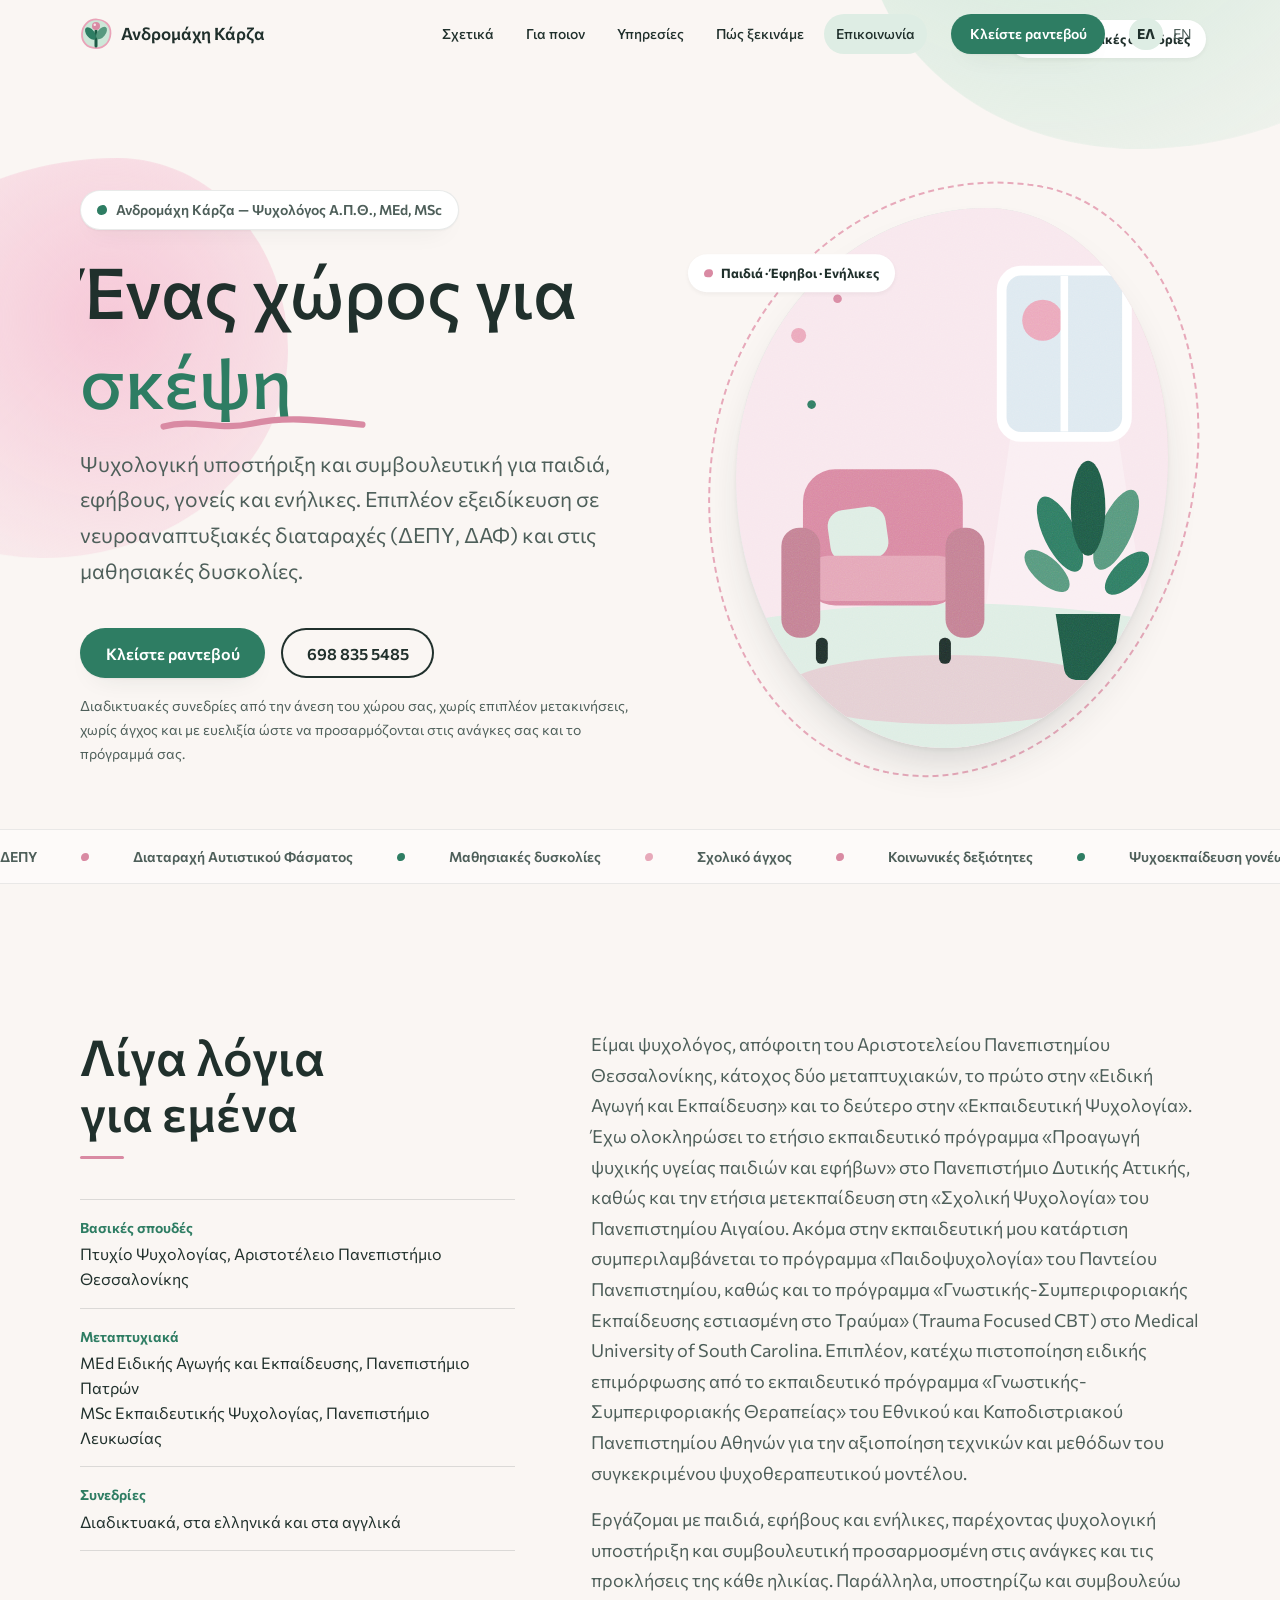
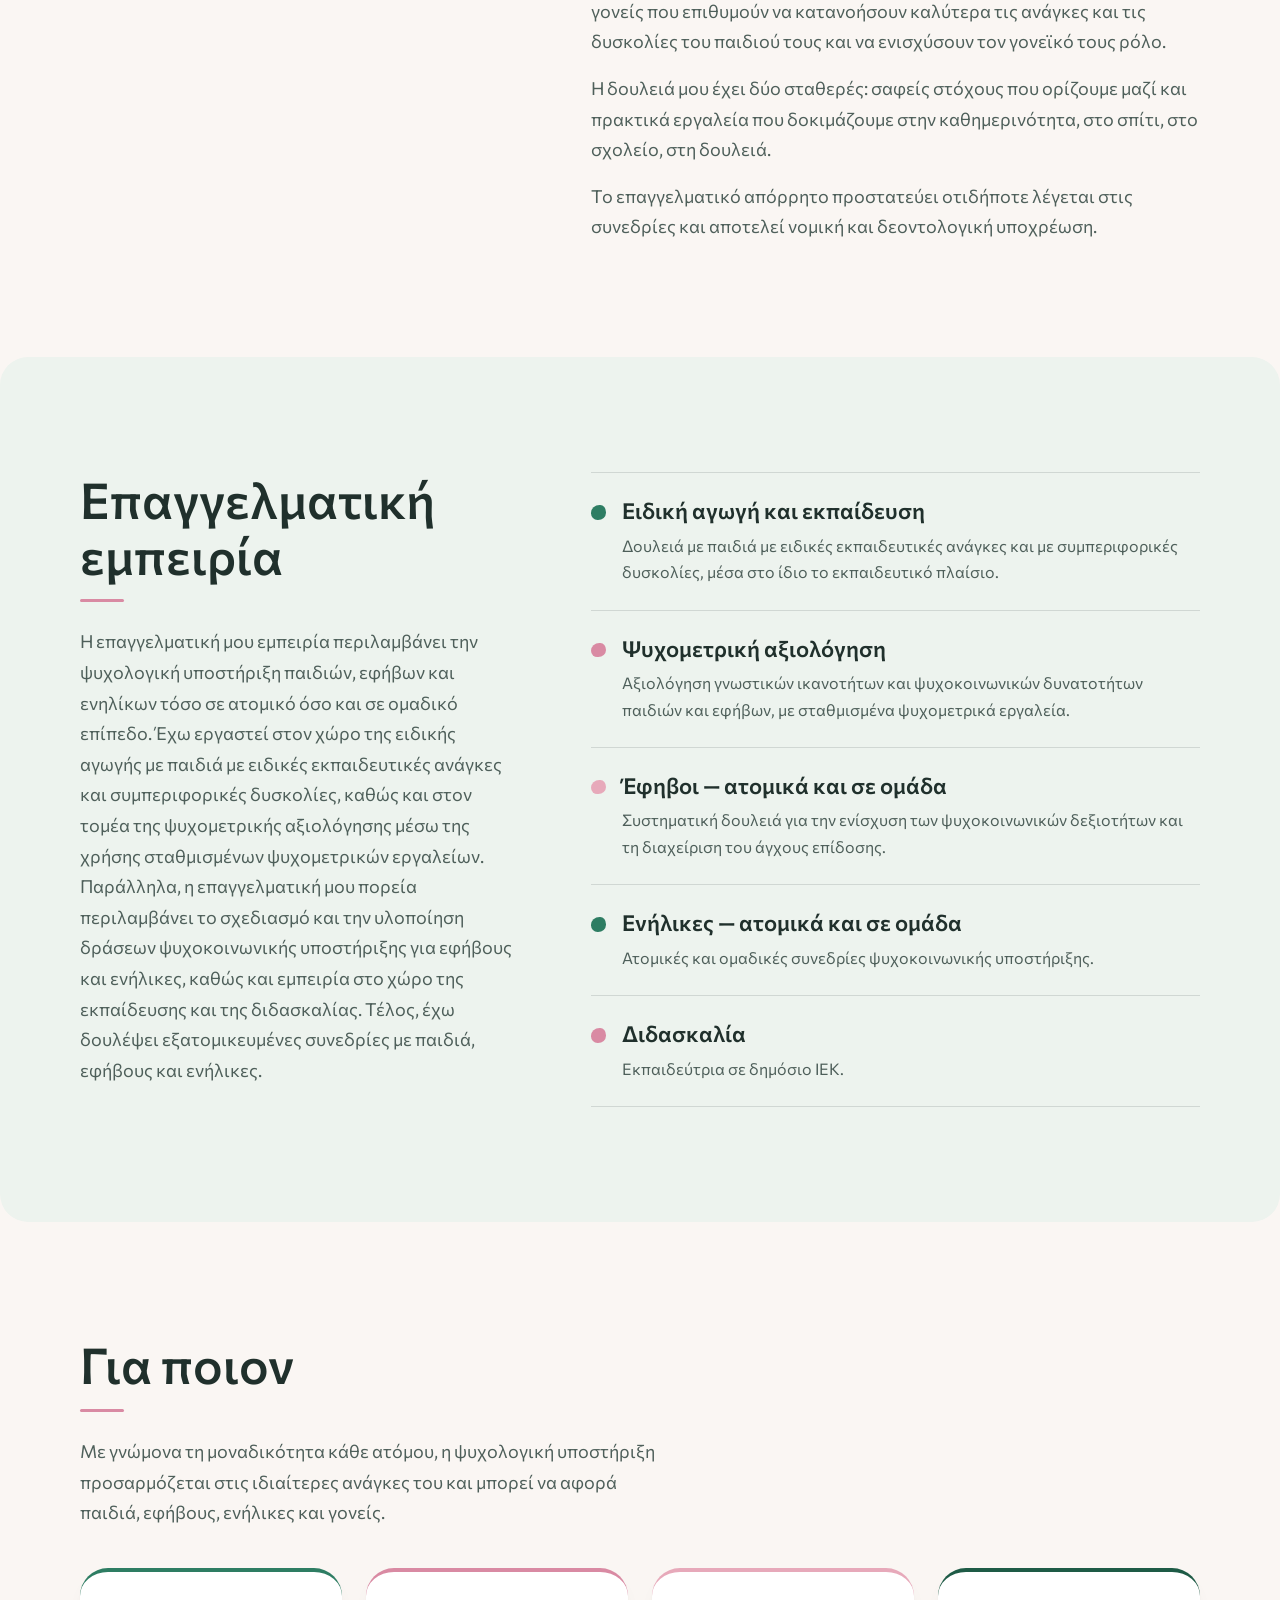
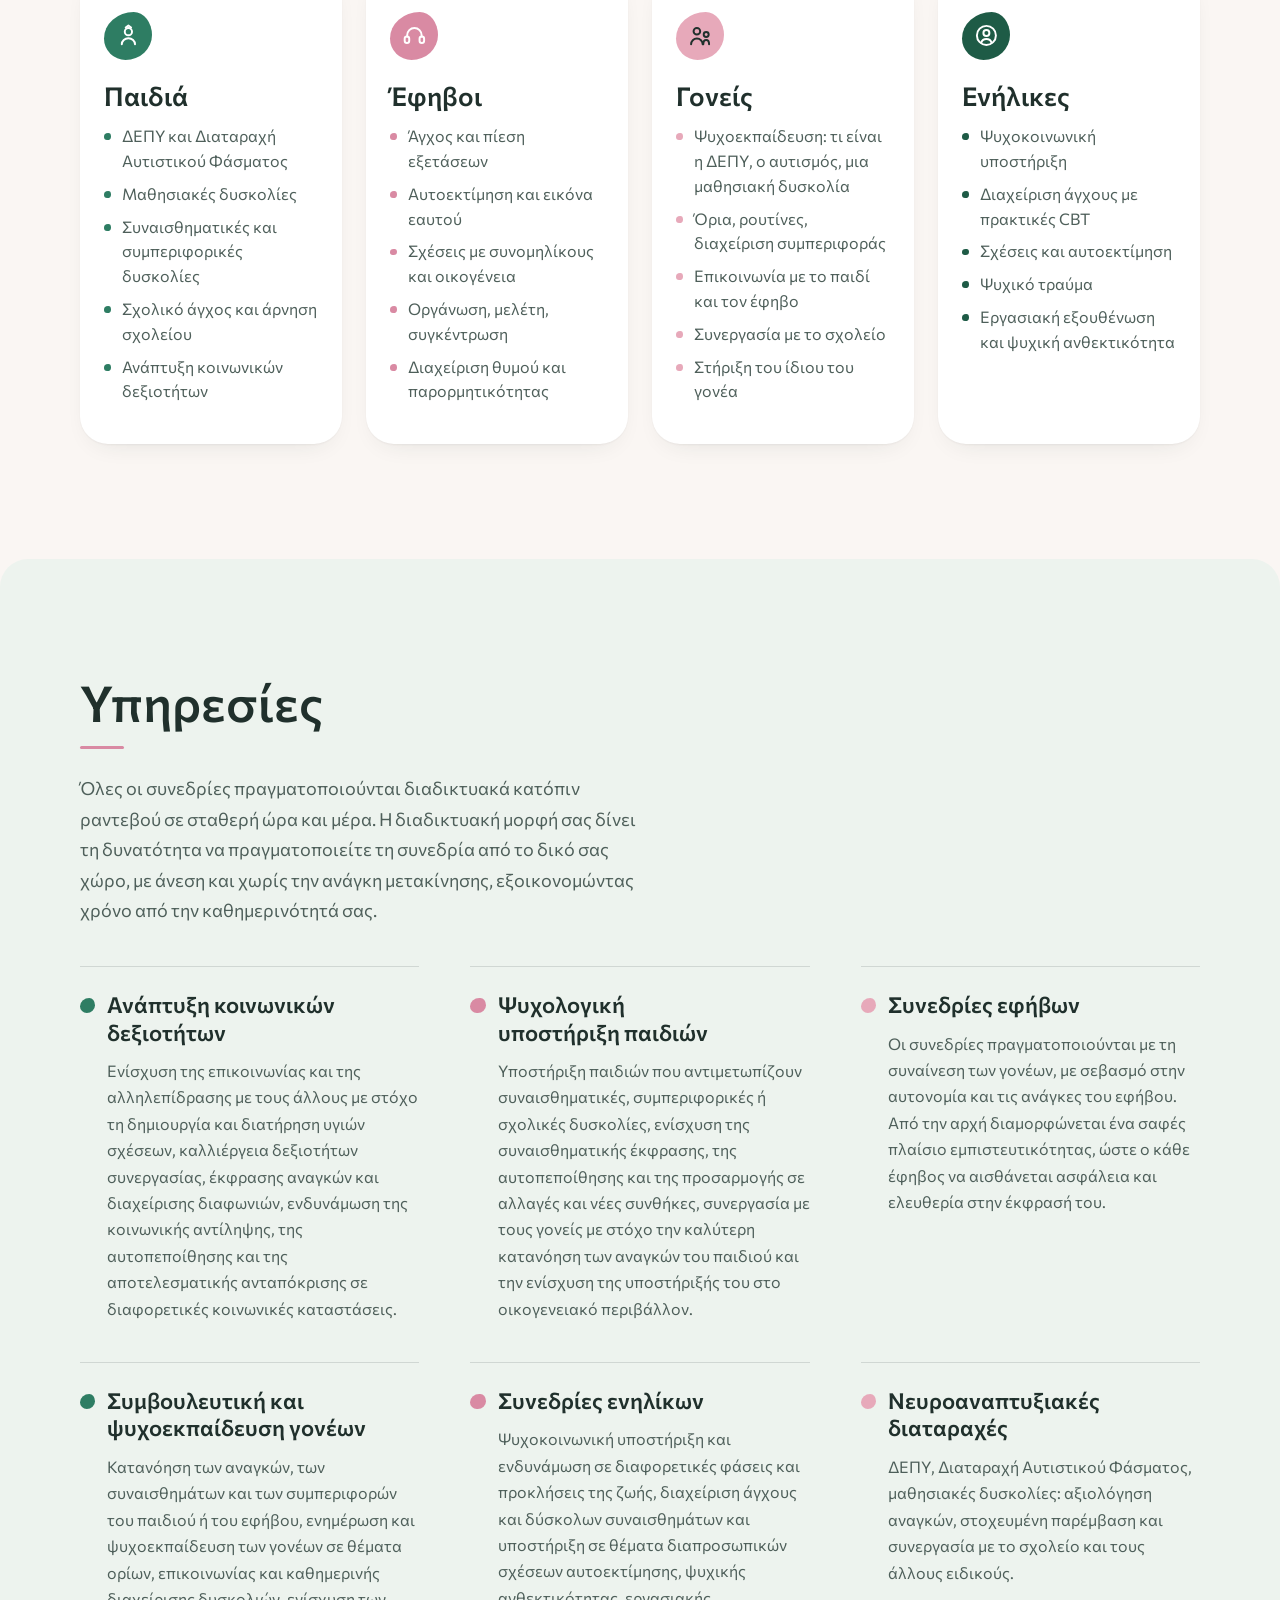
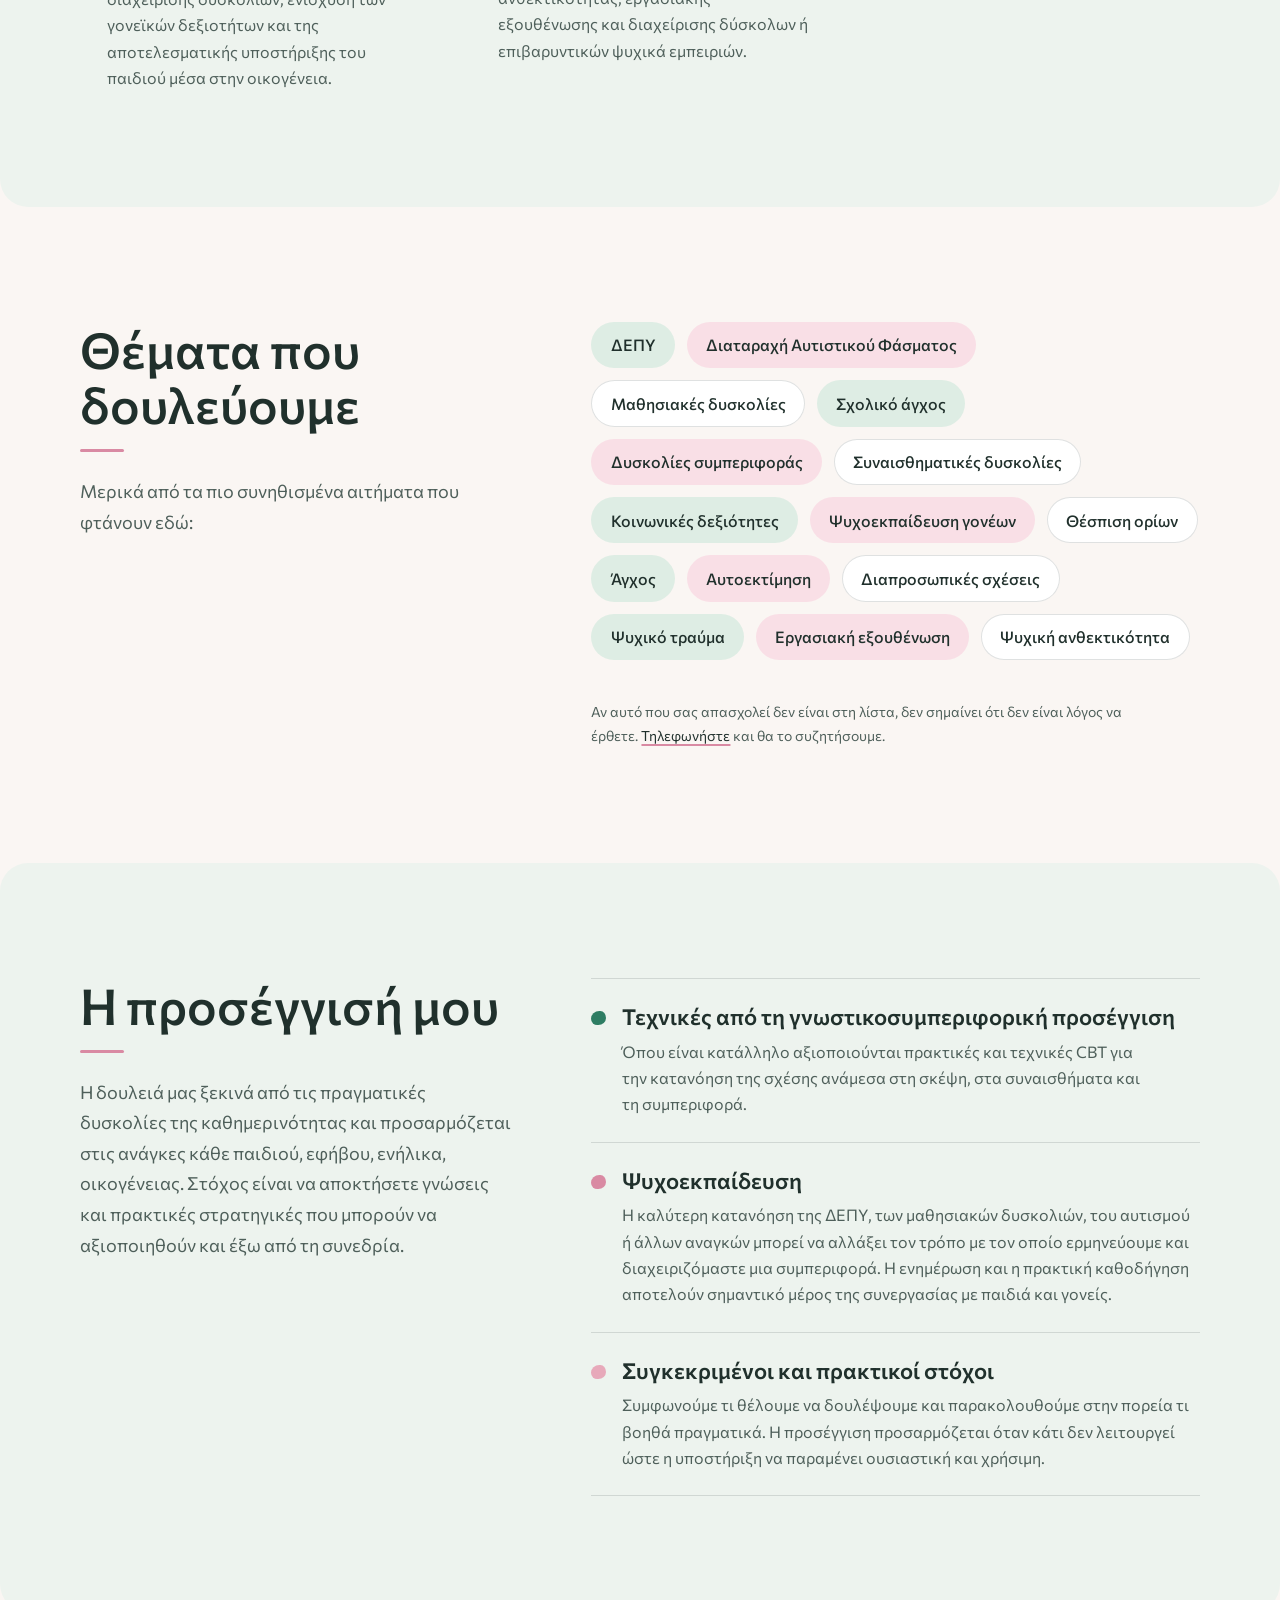
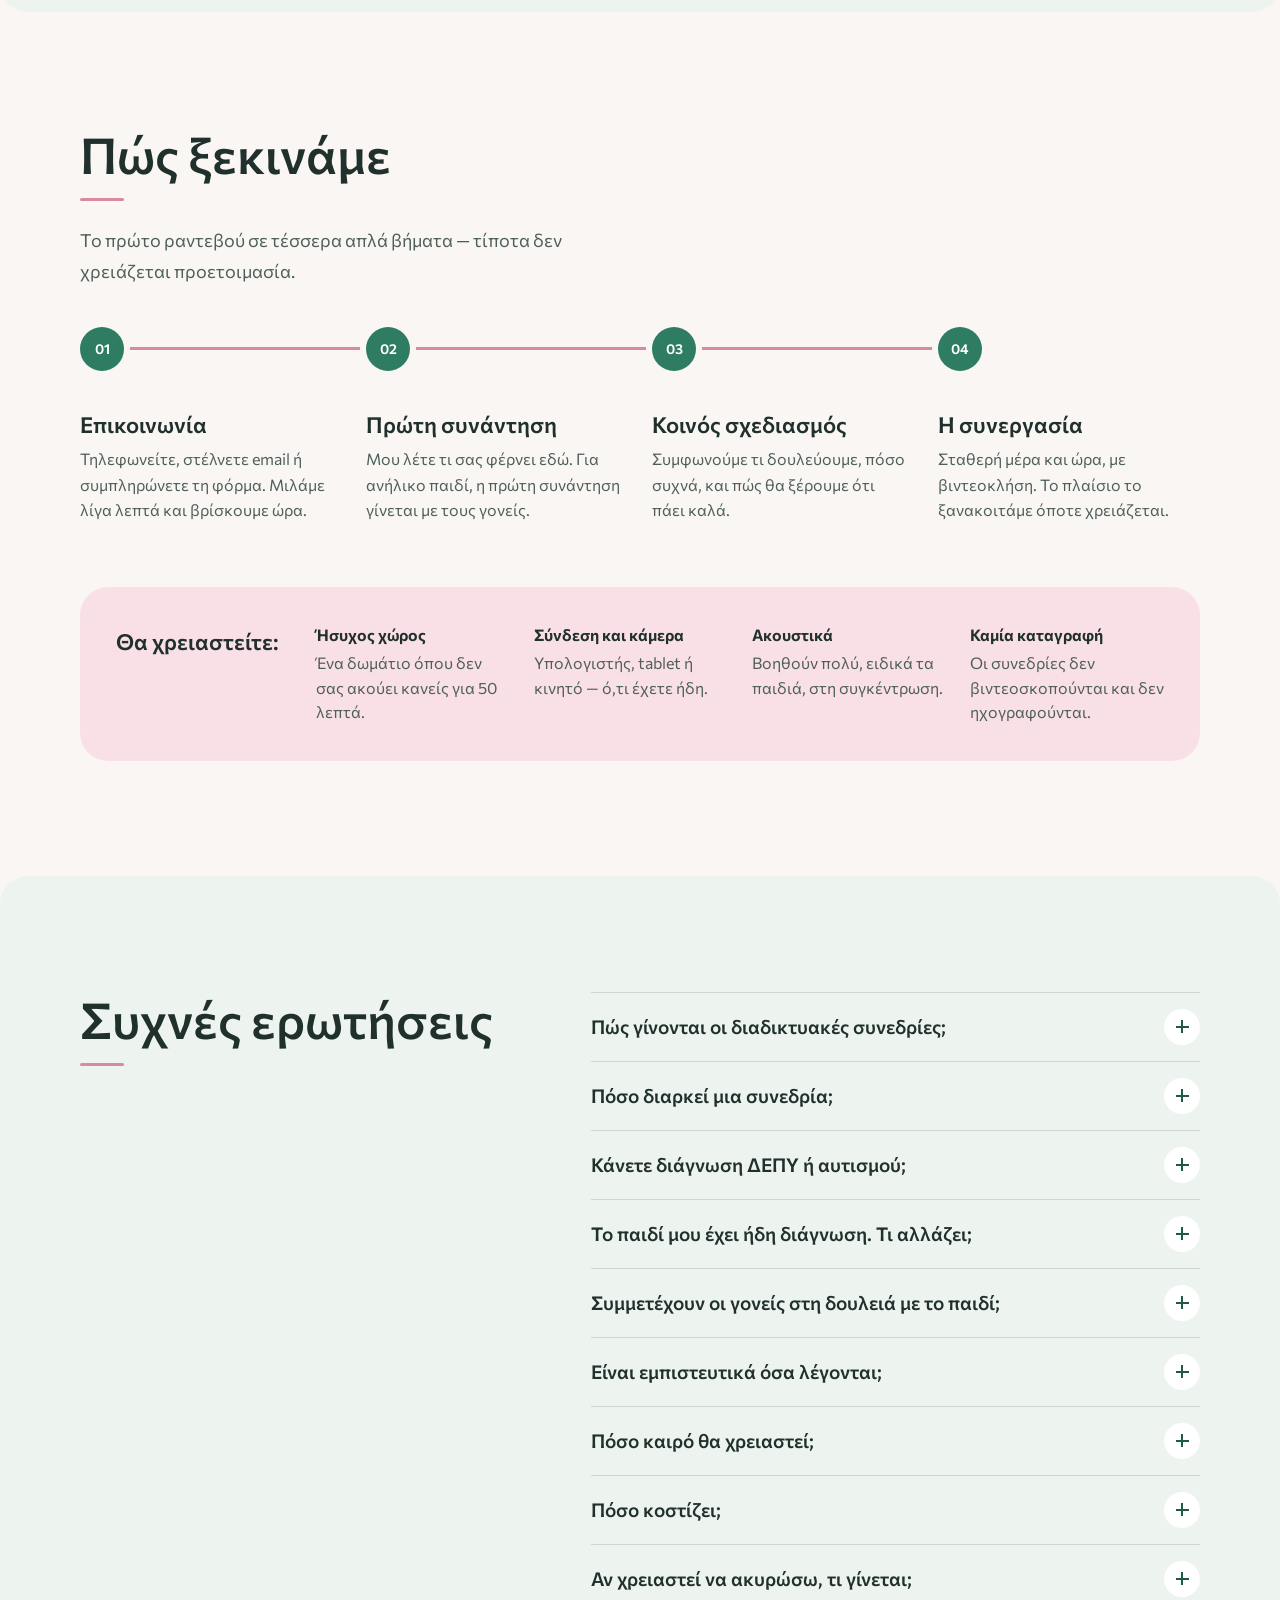
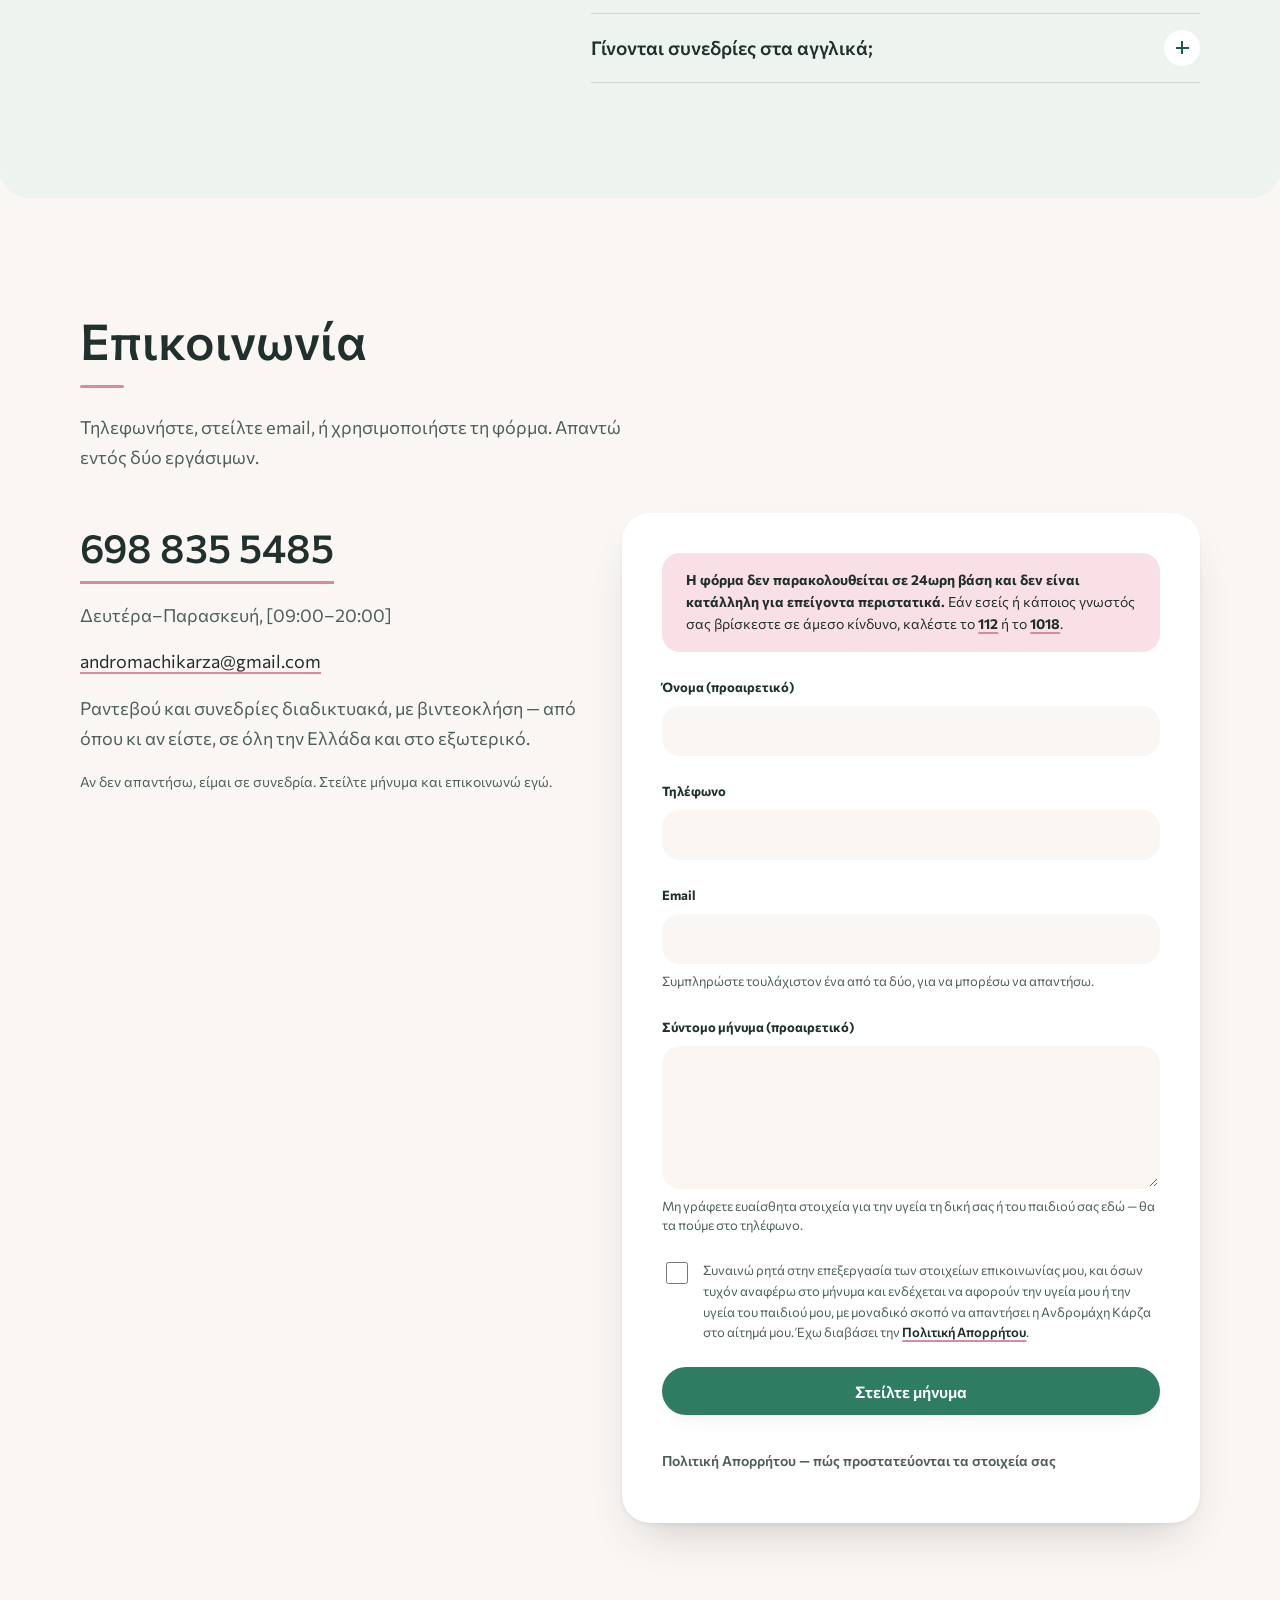
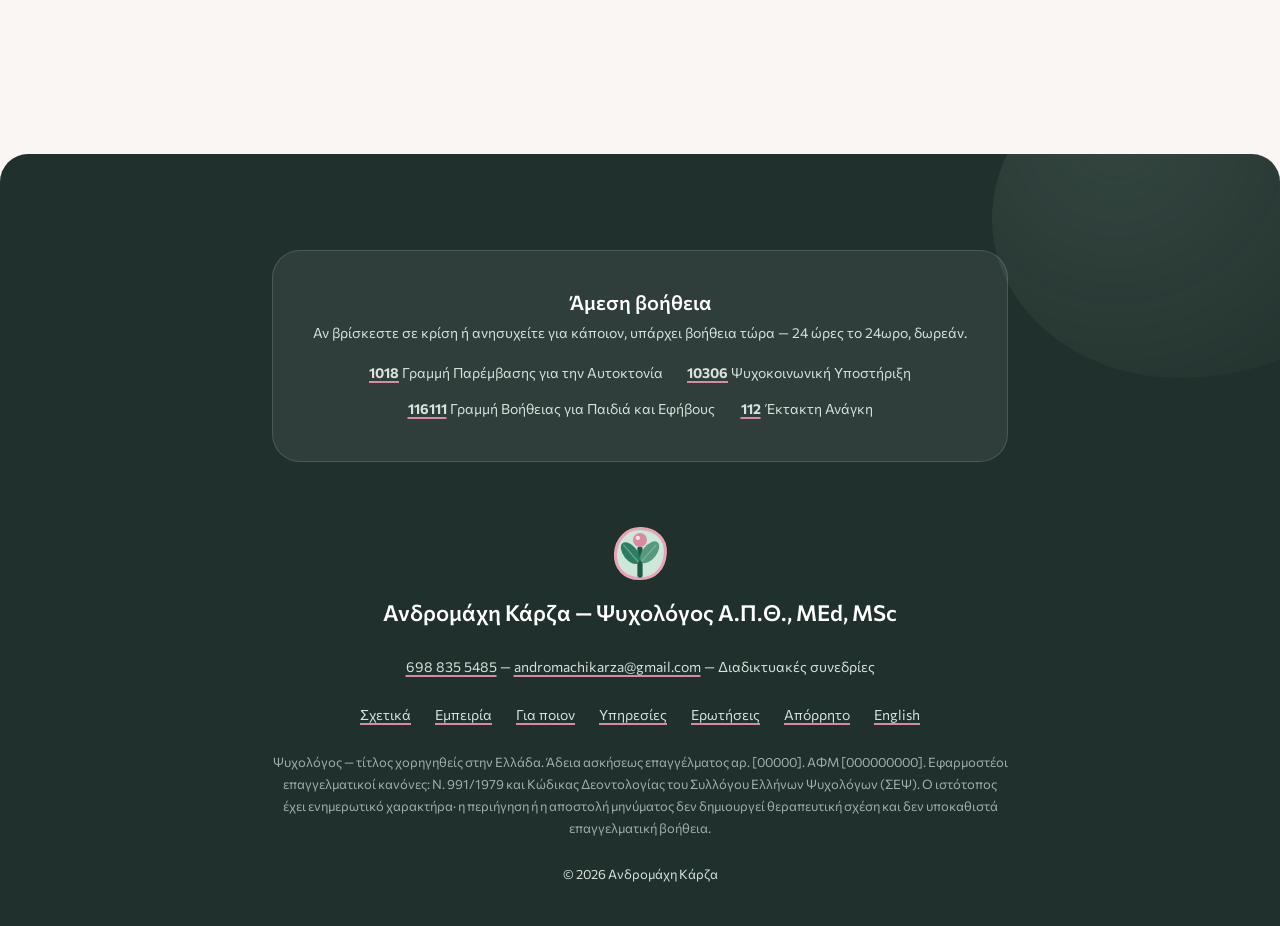
<file: index.html>
<!DOCTYPE html>
<html lang="el">
<head>
<meta charset="utf-8">
<meta name="viewport" content="width=device-width, initial-scale=1">
<meta name="theme-color" content="#FAF6F3">

<title>Ανδρομάχη Κάρζα — Ψυχολόγος | Διαδικτυακές συνεδρίες</title>
<meta name="description" content="Ανδρομάχη Κάρζα (Andromachi Karza), Ψυχολόγος Α.Π.Θ., MEd Ειδικής Αγωγής, MSc Εκπαιδευτικής Ψυχολογίας. Ψυχολογική υποστήριξη και συμβουλευτική για παιδιά, εφήβους και ενήλικες. Εξειδίκευση σε ΔΕΠΥ, ΔΑΦ και μαθησιακές δυσκολίες, ψυχοεκπαίδευση γονέων. Ραντεβού διαδικτυακά.">
<meta name="robots" content="index, follow, max-image-preview:large">

<link rel="canonical" href="https://andromachikarza.com/">
<link rel="alternate" hreflang="el" href="https://andromachikarza.com/">
<link rel="alternate" hreflang="en" href="https://andromachikarza.com/en/">
<link rel="alternate" hreflang="x-default" href="https://andromachikarza.com/">

<meta property="og:type" content="website">
<meta property="og:site_name" content="Ανδρομάχη Κάρζα — Ψυχολόγος">
<meta property="og:locale" content="el_GR">
<meta property="og:locale:alternate" content="en_US">
<meta property="og:url" content="https://andromachikarza.com/">
<meta property="og:title" content="Ανδρομάχη Κάρζα — Ψυχολόγος | Διαδικτυακές συνεδρίες">
<meta property="og:description" content="Παιδιά, έφηβοι, γονείς, ενήλικες. ΔΕΠΥ, ΔΑΦ, μαθησιακές δυσκολίες, σχολικό άγχος, ψυχοεκπαίδευση γονέων. Συνεδρίες διαδικτυακά.">
<meta property="og:image" content="https://andromachikarza.com/assets/og.png">
<meta property="og:image:width" content="1200">
<meta property="og:image:height" content="630">
<meta property="og:image:alt" content="Ανδρομάχη Κάρζα — Ψυχολόγος">
<meta name="twitter:card" content="summary_large_image">

<link rel="icon" href="favicon.ico" sizes="48x48">
<link rel="icon" href="assets/favicon.svg" type="image/svg+xml">
<link rel="apple-touch-icon" href="assets/apple-touch-icon.png">
<link rel="manifest" href="site.webmanifest">

<link rel="preload" href="fonts/commissioner-greek.woff2" as="font" type="font/woff2" crossorigin>
<link rel="preload" href="fonts/commissioner-latin.woff2" as="font" type="font/woff2" crossorigin>
<link rel="stylesheet" href="css/style.css">

<!-- MedicalBusiness + Person + FAQPage, cross-linked by @id.
     NOT schema.org/Psychologist — that type returns 404 and silently no-ops.
     NOT Psychiatric — a psychologist is not a psychiatrist.
     NO PostalAddress — the practice is online; a fabricated address is worse
     than none. NO aggregateRating, NO review — ΣΕΨ ethics + Google policy. -->
<script type="application/ld+json">
{
  "@context": "https://schema.org",
  "@graph": [
    {
      "@type": "WebSite",
      "@id": "https://andromachikarza.com/#website",
      "url": "https://andromachikarza.com/",
      "name": "Ανδρομάχη Κάρζα",
      "alternateName": ["Andromachi Karza", "Ανδρομάχη Κάρζα — Ψυχολόγος", "Andromachi Karza — Psychologist"],
      "inLanguage": ["el", "en"],
      "publisher": { "@id": "https://andromachikarza.com/#person" }
    },
    {
      "@type": "MedicalBusiness",
      "@id": "https://andromachikarza.com/#practice",
      "name": "Ανδρομάχη Κάρζα — Ψυχολόγος",
      "alternateName": "Andromachi Karza — Psychologist",
      "url": "https://andromachikarza.com/",
      "image": "https://andromachikarza.com/assets/og.png",
      "logo": "https://andromachikarza.com/assets/icon-512.png",
      "telephone": "+306988355485",
      "email": "andromachikarza@gmail.com",
      "areaServed": { "@type": "Country", "name": "Ελλάδα" },
      "availableLanguage": ["el", "en"],
      "founder": { "@id": "https://andromachikarza.com/#person" },
      "employee": { "@id": "https://andromachikarza.com/#person" },
      "makesOffer": [
        { "@type": "Offer", "itemOffered": { "@type": "Service", "name": "Ψυχολογική υποστήριξη παιδιών" } },
        { "@type": "Offer", "itemOffered": { "@type": "Service", "name": "Ψυχολογική υποστήριξη εφήβων" } },
        { "@type": "Offer", "itemOffered": { "@type": "Service", "name": "Ατομικές συνεδρίες ενηλίκων" } },
        { "@type": "Offer", "itemOffered": { "@type": "Service", "name": "Συμβουλευτική και ψυχοεκπαίδευση γονέων" } },
        { "@type": "Offer", "itemOffered": { "@type": "Service", "name": "Υποστήριξη σε νευροαναπτυξιακές διαταραχές (ΔΕΠΥ, ΔΑΦ) και μαθησιακές δυσκολίες" } },
        { "@type": "Offer", "itemOffered": { "@type": "Service", "name": "Ανάπτυξη κοινωνικών δεξιοτήτων" } }
      ]
    },
    {
      "@type": "Person",
      "@id": "https://andromachikarza.com/#person",
      "name": "Ανδρομάχη Κάρζα",
      "alternateName": ["Andromachi Karza", "Ανδρομαχη Καρζα", "Andromaxi Karza"],
      "jobTitle": "Ψυχολόγος",
      "url": "https://andromachikarza.com/",
      "worksFor": { "@id": "https://andromachikarza.com/#practice" },
      "knowsLanguage": ["el", "en"],
      "knowsAbout": [
        "Διαταραχή Ελλειμματικής Προσοχής και Υπερκινητικότητας (ΔΕΠΥ)",
        "Διαταραχή Αυτιστικού Φάσματος (ΔΑΦ)",
        "Μαθησιακές δυσκολίες",
        "Ειδική αγωγή και εκπαίδευση",
        "Ψυχομετρική αξιολόγηση γνωστικών ικανοτήτων",
        "Σχολικό άγχος και άγχος επίδοσης",
        "Κοινωνικές δεξιότητες",
        "Ψυχοεκπαίδευση γονέων",
        "Γνωσιακή–συμπεριφορική προσέγγιση (CBT)"
      ],
      "hasCredential": [
        {
          "@type": "EducationalOccupationalCredential",
          "credentialCategory": "Άδεια Ασκήσεως Επαγγέλματος Ψυχολόγου"
        },
        {
          "@type": "EducationalOccupationalCredential",
          "credentialCategory": "degree",
          "name": "MEd Ειδικής Αγωγής και Εκπαίδευσης",
          "educationalLevel": "Μεταπτυχιακό",
          "recognizedBy": { "@type": "CollegeOrUniversity", "name": "Πανεπιστήμιο Πατρών" }
        },
        {
          "@type": "EducationalOccupationalCredential",
          "credentialCategory": "degree",
          "name": "MSc Εκπαιδευτικής Ψυχολογίας",
          "educationalLevel": "Μεταπτυχιακό",
          "recognizedBy": { "@type": "CollegeOrUniversity", "name": "Πανεπιστήμιο Λευκωσίας" }
        }
      ],
      "alumniOf": [
        { "@type": "CollegeOrUniversity", "name": "Αριστοτέλειο Πανεπιστήμιο Θεσσαλονίκης" },
        { "@type": "CollegeOrUniversity", "name": "Πανεπιστήμιο Πατρών" },
        { "@type": "CollegeOrUniversity", "name": "Πανεπιστήμιο Λευκωσίας" }
      ]
    },
    {
      "@type": "FAQPage",
      "@id": "https://andromachikarza.com/#faq",
      "mainEntity": [
        {
          "@type": "Question",
          "name": "Πώς γίνονται οι διαδικτυακές συνεδρίες;",
          "acceptedAnswer": { "@type": "Answer", "text": "Με βιντεοκλήση, σε σταθερή μέρα και ώρα. Πριν από κάθε συνεδρία λαμβάνετε έναν σύνδεσμο· δεν χρειάζεται να εγκαταστήσετε κάτι περίπλοκο. Η συνεδρία δεν καταγράφεται ποτέ." }
        },
        {
          "@type": "Question",
          "name": "Κάνετε διάγνωση ΔΕΠΥ ή αυτισμού;",
          "acceptedAnswer": { "@type": "Answer", "text": "Η διάγνωση των νευροαναπτυξιακών διαταραχών δίνεται από διεπιστημονική ομάδα — ΚΕΔΑΣΥ, Ιατροπαιδαγωγικό Κέντρο ή παιδοψυχίατρος. Αυτό που κάνω εγώ είναι η ψυχολογική αξιολόγηση των αναγκών, η υποστήριξη και η παρέμβαση, καθώς και η συνεργασία με τους φορείς που θέτουν τη διάγνωση. Αν χρειάζεται επίσημη διάγνωση, σας κατευθύνω πού να απευθυνθείτε. Έχω εργαστεί σε πλαίσιο ψυχομετρικής αξιολόγησης, με σταθμισμένα εργαλεία για τις γνωστικές ικανότητες και τις ψυχοκοινωνικές δυνατότητες παιδιών και εφήβων. Πρακτικά αυτό σημαίνει ότι μπορούμε να διαβάσουμε μαζί μια έκθεση αξιολόγησης που ήδη κρατάτε: τι καταγράφει και τι σημαίνει για την καθημερινότητα του παιδιού." }
        },
        {
          "@type": "Question",
          "name": "Συμμετέχουν οι γονείς στη δουλειά με το παιδί;",
          "acceptedAnswer": { "@type": "Answer", "text": "Ναι. Η πρώτη συνάντηση για ένα ανήλικο παιδί γίνεται με τους γονείς. Στη συνέχεια πραγματοποιούνται τακτικές συναντήσεις με τους γονείς, όπου χρειάζεται, με στόχο την ψυχοεκπαίδευση και τη συνεργασία γύρω από τις ανάγκες του παιδιού. Η ενεργή συμμετοχή της οικογένειας και η συνέπεια στην καθημερινότητα συμβάλλουν σε μια πιο ολοκληρωμένη και αποτελεσματική αντιμετώπιση των δυσκολιών του παιδιού." }
        },
        {
          "@type": "Question",
          "name": "Είναι εμπιστευτικά όσα λέγονται;",
          "acceptedAnswer": { "@type": "Answer", "text": "Ναι, η εμπιστευτικότητα και το επαγγελματικό απόρρητο αποτελούν βασικές αρχές της συνεργασίας, ώστε να μοιράζεστε στο πλαίσιο των συνεδριών αντιμετωπίζονται με σεβασμό και εχεμύθεια. Στην περίπτωση ανηλίκων η συνεργασία με τους γονείς περιλαμβάνει ενημέρωση για την πορεία και για ζητήματα που αφορούν την ασφάλεια και την υποστήριξη του παιδιού χωρίς να παραβιάζεται η ιδιωτικότητα όσον το παιδί επιλέγει να μοιραστεί. Το απόρρητο έχει συγκεκριμένες εξαιρέσεις οι οποίες αφορούν κυρίως περιπτώσεις σοβαρού και άμεσου κινδύνου ή περιπτώσεις όπου υπάρχει σχετική νομική υποχρέωση. Το πλαίσιο της εμπιστευτικότητας και τα όριά του διευκρινίζονται από την αρχή της συνεργασίας." }
        }
      ]
    }
  ]
}
</script>
</head>

<body>
<a class="skip" href="#main">Μετάβαση στο περιεχόμενο</a>

<header class="hdr">
  <div class="hdr__in">
    <a class="hdr__name" href="#arxi"><img class="hdr__logo" src="assets/favicon.svg" alt="" width="32" height="32">Ανδρομάχη Κάρζα</a>

    <nav class="nav" aria-label="Κύριο μενού">
      <a href="#schetika">Σχετικά</a>
      <a href="#gia-poion">Για ποιον</a>
      <a href="#ypiresies">Υπηρεσίες</a>
      <a href="#poreia">Πώς ξεκινάμε</a>
      <a href="#epikoinonia">Επικοινωνία</a>
    </nav>

    <a class="btn btn--sm" href="#epikoinonia">Κλείστε ραντεβού</a>

    <button class="menu-btn" data-nav-toggle aria-expanded="false" aria-controls="navpanel">Μενού</button>

    <p class="lang">
      <span aria-current="true" lang="el">ΕΛ</span>
      <a href="en/" hreflang="en" lang="en">EN</a>
    </p>
  </div>
</header>

<nav id="navpanel" class="navpanel" aria-label="Κύριο μενού" hidden>
  <ul class="wrap">
    <li><a href="#schetika">Σχετικά</a></li>
    <li><a href="#empeiria">Εμπειρία</a></li>
    <li><a href="#gia-poion">Για ποιον</a></li>
    <li><a href="#ypiresies">Υπηρεσίες</a></li>
    <li><a href="#poreia">Πώς ξεκινάμε</a></li>
    <li><a href="#erotiseis">Ερωτήσεις</a></li>
    <li><a href="#epikoinonia">Επικοινωνία</a></li>
    <!-- The ΕΛ/EN switch is hidden on phones (it was being pushed off the
         right edge of the viewport) — it lives here instead. -->
    <li class="navpanel__lang"><a href="en/" hreflang="en" lang="en">English</a></li>
  </ul>
</nav>

<main id="main">

  <!-- ================= HERO ================= -->
  <section class="hero" id="arxi" aria-labelledby="h-hero">
    <div class="hero__blobs" aria-hidden="true">
      <div class="blob blob--mint" data-drift="0.06"></div>
      <div class="blob blob--peach" data-drift="0.1"></div>
      <div class="blob blob--amber" data-drift="0.16"></div>
    </div>
    <div class="hero__glow" aria-hidden="true"></div>

    <div class="wrap hero__grid">
      <div>
        <p class="hero__eyebrow"><span class="hdr__dot" aria-hidden="true"></span>Ανδρομάχη Κάρζα — Ψυχολόγος Α.Π.Θ., MEd, MSc</p>

        <h1 class="hero__title" id="h-hero">
          <span class="sr-only">Ένας χώρος για σκέψη, κατανόηση, εξέλιξη.</span>
          <span aria-hidden="true">
            <span class="line"><span class="line-in">Ένας χώρος για</span></span>
            <span class="line"><span class="line-in"><span class="rotor-wrap"><span class="rotor rotor--3"><ul><li>σκέψη</li><li>κατανόηση</li><li>εξέλιξη</li><li aria-hidden="true">σκέψη</li></ul></span><svg class="squig" viewBox="0 0 230 22" width="230" height="22" aria-hidden="true" focusable="false"><path d="M4 15 C 38 6, 66 20, 102 12 S 168 7, 226 13"/></svg></span></span></span>
          </span>
        </h1>

        <p class="hero__lede">
          Ψυχολογική υποστήριξη και συμβουλευτική για παιδιά, εφήβους, γονείς
          και ενήλικες. Επιπλέον εξειδίκευση σε νευροαναπτυξιακές διαταραχές
          (ΔΕΠΥ, ΔΑΦ) και στις μαθησιακές δυσκολίες.
        </p>

        <div class="hero__cta">
          <a class="btn" href="#epikoinonia">Κλείστε ραντεβού</a>
          <a class="btn btn--ghost" href="tel:+306988355485">698 835 5485</a>
        </div>
        <p class="hero__note">Διαδικτυακές συνεδρίες από την άνεση του χώρου σας, χωρίς επιπλέον μετακινήσεις, χωρίς άγχος και με ευελιξία ώστε να προσαρμόζονται στις ανάγκες σας και το πρόγραμμά σας.</p>
      </div>

      <div class="hero__visual">
        <!-- An illustrated therapy corner. To use a real photo instead, the
             blob mask, grain and motion all stay:
             <div class="hero__img"><img src="assets/hero.jpg" width="640" height="800" alt=""></div> -->
        <div class="hero__img" role="img" aria-label="Εικονογράφηση: γωνιά συνεδριών με πολυθρόνα, φυτό και παράθυρο με φως">
          <svg viewBox="0 0 400 500" width="400" height="500" preserveAspectRatio="xMidYMid slice" aria-hidden="true" focusable="false">
            <rect width="400" height="500" fill="#F8E7ED"/>
            <!-- window with morning light -->
            <rect x="246" y="58" width="116" height="154" rx="18" fill="#DEE9F0"/>
            <circle cx="284" cy="104" r="19" fill="#EBA9BC"/>
            <rect x="246" y="58" width="116" height="154" rx="18" fill="none" stroke="#FFFFFF" stroke-width="9"/>
            <line x1="304" y1="63" x2="304" y2="207" stroke="#FFFFFF" stroke-width="7"/>
            <path d="M254 212 L354 212 L398 500 L212 500 Z" fill="#FFFFFF" opacity="0.28"/>
            <!-- floor -->
            <path d="M0 384 Q200 348 400 384 L400 500 L0 500 Z" fill="#DEEDE4"/>
            <ellipse cx="196" cy="446" rx="152" ry="32" fill="#EBA9BC" opacity="0.45"/>
            <!-- armchair -->
            <rect x="62" y="242" width="148" height="126" rx="30" fill="#D98AA3"/>
            <rect x="86" y="278" width="54" height="48" rx="15" fill="#DEEDE4" transform="rotate(-8 113 302)"/>
            <rect x="66" y="322" width="140" height="42" rx="19" fill="#E4A7B8"/>
            <rect x="42" y="296" width="36" height="102" rx="17" fill="#C48295"/>
            <rect x="194" y="296" width="36" height="102" rx="17" fill="#C48295"/>
            <rect x="74" y="398" width="11" height="24" rx="5" fill="#20302C"/>
            <rect x="188" y="398" width="11" height="24" rx="5" fill="#20302C"/>
            <!-- plant -->
            <ellipse cx="300" cy="302" rx="15" ry="38" fill="#2E7D63" transform="rotate(-26 300 302)"/>
            <ellipse cx="352" cy="298" rx="15" ry="40" fill="#57997F" transform="rotate(24 352 298)"/>
            <ellipse cx="326" cy="278" rx="16" ry="44" fill="#1E5B46"/>
            <ellipse cx="288" cy="336" rx="12" ry="26" fill="#57997F" transform="rotate(-48 288 336)"/>
            <ellipse cx="362" cy="338" rx="12" ry="26" fill="#2E7D63" transform="rotate(46 362 338)"/>
            <path d="M296 376 h60 l-8 52 a11 11 0 0 1 -11 9 h-22 a11 11 0 0 1 -11 -9 Z" fill="#1E5B46"/>
            <!-- little accents -->
            <circle cx="58" cy="118" r="7" fill="#EBA9BC"/>
            <circle cx="94" cy="84" r="4" fill="#D98AA3"/>
            <circle cx="70" cy="182" r="4" fill="#2E7D63"/>
          </svg>
        </div>
        <span class="chip chip--a" data-drift="0.05"><span class="hdr__dot" aria-hidden="true"></span>Διαδικτυακές συνεδρίες</span>
        <span class="chip chip--b" data-drift="0.09"><span class="hdr__dot" aria-hidden="true"></span>Παιδιά · Έφηβοι · Ενήλικες</span>
      </div>
    </div>

    <div class="ticker" aria-hidden="true">
      <div class="ticker__track">
        <div class="ticker__seq">
          <span>ΔΕΠΥ</span><i></i><span>Διαταραχή Αυτιστικού Φάσματος</span><i></i><span>Μαθησιακές δυσκολίες</span><i></i>
          <span>Σχολικό άγχος</span><i></i><span>Κοινωνικές δεξιότητες</span><i></i><span>Ψυχοεκπαίδευση γονέων</span><i></i>
          <span>Άγχος</span><i></i><span>Αυτοεκτίμηση</span><i></i><span>Ψυχική ανθεκτικότητα</span><i></i>
        </div>
        <div class="ticker__seq">
          <span>ΔΕΠΥ</span><i></i><span>Διαταραχή Αυτιστικού Φάσματος</span><i></i><span>Μαθησιακές δυσκολίες</span><i></i>
          <span>Σχολικό άγχος</span><i></i><span>Κοινωνικές δεξιότητες</span><i></i><span>Ψυχοεκπαίδευση γονέων</span><i></i>
          <span>Άγχος</span><i></i><span>Αυτοεκτίμηση</span><i></i><span>Ψυχική ανθεκτικότητα</span><i></i>
        </div>
      </div>
    </div>
  </section>

  <!-- ================= ABOUT ================= -->
  <section class="sec" id="schetika" aria-labelledby="h-about">
    <div class="wrap">
      <div class="about">
        <h2 id="h-about" class="rv">Λίγα λόγια για εμένα</h2>
        <div class="about__text rv">
          <p>
            Είμαι ψυχολόγος, απόφοιτη του Αριστοτελείου Πανεπιστημίου
            Θεσσαλονίκης, κάτοχος δύο μεταπτυχιακών, το πρώτο στην «Ειδική
            Αγωγή και Εκπαίδευση» και το δεύτερο στην «Εκπαιδευτική Ψυχολογία».
            Έχω ολοκληρώσει το ετήσιο εκπαιδευτικό πρόγραμμα «Προαγωγή
            ψυχικής υγείας παιδιών και εφήβων» στο Πανεπιστήμιο Δυτικής
            Αττικής, καθώς και την ετήσια μετεκπαίδευση στη «Σχολική
            Ψυχολογία» του Πανεπιστημίου Αιγαίου. Ακόμα στην εκπαιδευτική μου
            κατάρτιση συμπεριλαμβάνεται το πρόγραμμα «Παιδοψυχολογία» του
            Παντείου Πανεπιστημίου, καθώς και το πρόγραμμα
            «Γνωστικής-Συμπεριφοριακής Εκπαίδευσης εστιασμένη στο Τραύμα»
            (Trauma Focused CBT) στο Medical University of South Carolina.
            Επιπλέον, κατέχω πιστοποίηση ειδικής επιμόρφωσης από το
            εκπαιδευτικό πρόγραμμα «Γνωστικής-Συμπεριφοριακής Θεραπείας» του
            Εθνικού και Καποδιστριακού Πανεπιστημίου Αθηνών για την
            αξιοποίηση τεχνικών και μεθόδων του συγκεκριμένου
            ψυχοθεραπευτικού μοντέλου.
          </p>
          <p>
            Εργάζομαι με παιδιά, εφήβους και ενήλικες, παρέχοντας ψυχολογική
            υποστήριξη και συμβουλευτική προσαρμοσμένη στις ανάγκες και τις
            προκλήσεις της κάθε ηλικίας. Παράλληλα, υποστηρίζω και συμβουλεύω
            γονείς που επιθυμούν να κατανοήσουν καλύτερα τις ανάγκες και τις
            δυσκολίες του παιδιού τους και να ενισχύσουν τον γονεϊκό τους ρόλο.
          </p>
          <p>
            Η δουλειά μου έχει δύο σταθερές: σαφείς στόχους που ορίζουμε μαζί
            και πρακτικά εργαλεία που δοκιμάζουμε στην καθημερινότητα, στο
            σπίτι, στο σχολείο, στη δουλειά.
          </p>
          <p>
            Το επαγγελματικό απόρρητο προστατεύει οτιδήποτε λέγεται στις
            συνεδρίες και αποτελεί νομική και δεοντολογική υποχρέωση.
          </p>
        </div>

        <dl class="creds rv-kids">
          <div class="cred">
            <dt class="cred__k">Βασικές σπουδές</dt>
            <dd class="cred__v">Πτυχίο Ψυχολογίας, Αριστοτέλειο Πανεπιστήμιο Θεσσαλονίκης</dd>
          </div>
          <div class="cred">
            <dt class="cred__k">Μεταπτυχιακά</dt>
            <dd class="cred__v">MEd Ειδικής Αγωγής και Εκπαίδευσης, Πανεπιστήμιο Πατρών<br>MSc Εκπαιδευτικής Ψυχολογίας, Πανεπιστήμιο Λευκωσίας</dd>
          </div>
          <div class="cred">
            <dt class="cred__k">Συνεδρίες</dt>
            <dd class="cred__v">Διαδικτυακά, στα ελληνικά και στα αγγλικά</dd>
          </div>
        </dl>
      </div>
    </div>
  </section>

  <!-- ================= EXPERIENCE ================= -->
  <section class="sec sec--alt" id="empeiria" aria-labelledby="h-exp">
    <div class="wrap split">
      <div class="sec__head rv">
            <h2 id="h-exp">Επαγγελματική εμπειρία</h2>
            <p class="sec__intro">
              Η επαγγελματική μου εμπειρία περιλαμβάνει την ψυχολογική
              υποστήριξη παιδιών, εφήβων και ενηλίκων τόσο σε ατομικό όσο και σε
              ομαδικό επίπεδο. Έχω εργαστεί στον χώρο της ειδικής αγωγής με
              παιδιά με ειδικές εκπαιδευτικές ανάγκες και συμπεριφορικές
              δυσκολίες, καθώς και στον τομέα της ψυχομετρικής αξιολόγησης μέσω
              της χρήσης σταθμισμένων ψυχομετρικών εργαλείων. Παράλληλα, η
              επαγγελματική μου πορεία περιλαμβάνει το σχεδιασμό και την
              υλοποίηση δράσεων ψυχοκοινωνικής υποστήριξης για εφήβους και
              ενήλικες, καθώς και εμπειρία στο χώρο της εκπαίδευσης και της
              διδασκαλίας. Τέλος, έχω δουλέψει εξατομικευμένες συνεδρίες με
              παιδιά, εφήβους και ενήλικες.
            </p>
      </div>
      <div class="rows rv-kids">
        <div class="row">
          <span class="row__dot" aria-hidden="true"></span>
          <div>
            <h3>Ειδική αγωγή και εκπαίδευση</h3>
            <p>Δουλειά με παιδιά με ειδικές εκπαιδευτικές ανάγκες και με συμπεριφορικές δυσκολίες, μέσα στο ίδιο το εκπαιδευτικό πλαίσιο.</p>
          </div>
        </div>
        <div class="row">
          <span class="row__dot" aria-hidden="true"></span>
          <div>
            <h3>Ψυχομετρική αξιολόγηση</h3>
            <p>Αξιολόγηση γνωστικών ικανοτήτων και ψυχοκοινωνικών δυνατοτήτων παιδιών και εφήβων, με σταθμισμένα ψυχομετρικά εργαλεία.</p>
          </div>
        </div>
        <div class="row">
          <span class="row__dot" aria-hidden="true"></span>
          <div>
            <h3>Έφηβοι — ατομικά και σε ομάδα</h3>
            <p>Συστηματική δουλειά για την ενίσχυση των ψυχοκοινωνικών δεξιοτήτων και τη διαχείριση του άγχους επίδοσης.</p>
          </div>
        </div>
        <div class="row">
          <span class="row__dot" aria-hidden="true"></span>
          <div>
            <h3>Ενήλικες — ατομικά και σε ομάδα</h3>
            <p>Ατομικές και ομαδικές συνεδρίες ψυχοκοινωνικής υποστήριξης.</p>
          </div>
        </div>
        <div class="row">
          <span class="row__dot" aria-hidden="true"></span>
          <div>
            <h3>Διδασκαλία</h3>
            <p>Εκπαιδεύτρια σε δημόσιο ΙΕΚ.</p>
          </div>
        </div>
      </div>
    </div>
  </section>

  <!-- ================= WHO IT IS FOR — the four routes into the practice ==== -->
  <section class="sec" id="gia-poion" aria-labelledby="h-for">
    <div class="wrap">
      <div class="sec__head rv">
            <h2 id="h-for">Για ποιον</h2>
            <p class="sec__intro">
              Με γνώμονα τη μοναδικότητα κάθε ατόμου, η ψυχολογική υποστήριξη
              προσαρμόζεται στις ιδιαίτερες ανάγκες του και μπορεί να αφορά
              παιδιά, εφήβους, ενήλικες και γονείς.
            </p>
      </div>

      <div class="paths rv-kids">
        <article class="path">
          <span class="path__icon" aria-hidden="true">
            <svg viewBox="0 0 24 24" width="24" height="24" fill="none" stroke="currentColor" stroke-width="1.9" stroke-linecap="round" stroke-linejoin="round" focusable="false">
              <circle cx="12" cy="8.4" r="3.5"/>
              <path d="M5.6 20.6c0-3.3 2.9-5.9 6.4-5.9s6.4 2.6 6.4 5.9"/>
              <path d="M9.4 4.3 12 2.4l2.6 1.9"/>
            </svg>
          </span>
          <h3>Παιδιά</h3>
          <ul class="path__list">
            <li>ΔΕΠΥ και Διαταραχή Αυτιστικού Φάσματος</li>
            <li>Μαθησιακές δυσκολίες</li>
            <li>Συναισθηματικές και συμπεριφορικές δυσκολίες</li>
            <li>Σχολικό άγχος και άρνηση σχολείου</li>
            <li>Ανάπτυξη κοινωνικών δεξιοτήτων</li>
          </ul>
        </article>

        <article class="path">
          <span class="path__icon" aria-hidden="true">
            <svg viewBox="0 0 24 24" width="24" height="24" fill="none" stroke="currentColor" stroke-width="1.9" stroke-linecap="round" stroke-linejoin="round" focusable="false">
              <path d="M5 13.2v-1.4a7 7 0 0 1 14 0v1.4"/>
              <rect x="2.6" y="13" width="4.4" height="6.4" rx="2.2"/>
              <rect x="17" y="13" width="4.4" height="6.4" rx="2.2"/>
            </svg>
          </span>
          <h3>Έφηβοι</h3>
          <ul class="path__list">
            <li>Άγχος και πίεση εξετάσεων</li>
            <li>Αυτοεκτίμηση και εικόνα εαυτού</li>
            <li>Σχέσεις με συνομηλίκους και οικογένεια</li>
            <li>Οργάνωση, μελέτη, συγκέντρωση</li>
            <li>Διαχείριση θυμού και παρορμητικότητας</li>
          </ul>
        </article>

        <article class="path">
          <span class="path__icon" aria-hidden="true">
            <svg viewBox="0 0 24 24" width="24" height="24" fill="none" stroke="currentColor" stroke-width="1.9" stroke-linecap="round" stroke-linejoin="round" focusable="false">
              <circle cx="8.6" cy="8" r="3.2"/>
              <path d="M3 20.6c0-3.1 2.5-5.6 5.6-5.6s5.6 2.5 5.6 5.6"/>
              <circle cx="17.6" cy="11.2" r="2.4"/>
              <path d="M14.8 20.6c0-2.4 1.2-4.2 2.8-4.2s2.8 1.8 2.8 4.2"/>
            </svg>
          </span>
          <h3>Γονείς</h3>
          <ul class="path__list">
            <li>Ψυχοεκπαίδευση: τι είναι η ΔΕΠΥ, ο αυτισμός, μια μαθησιακή δυσκολία</li>
            <li>Όρια, ρουτίνες, διαχείριση συμπεριφοράς</li>
            <li>Επικοινωνία με το παιδί και τον έφηβο</li>
            <li>Συνεργασία με το σχολείο</li>
            <li>Στήριξη του ίδιου του γονέα</li>
          </ul>
        </article>

        <article class="path">
          <span class="path__icon" aria-hidden="true">
            <svg viewBox="0 0 24 24" width="24" height="24" fill="none" stroke="currentColor" stroke-width="1.9" stroke-linecap="round" stroke-linejoin="round" focusable="false">
              <circle cx="12" cy="12" r="9.2"/>
              <circle cx="12" cy="9.7" r="2.9"/>
              <path d="M6.9 19.2a5.4 5.4 0 0 1 10.2 0"/>
            </svg>
          </span>
          <h3>Ενήλικες</h3>
          <ul class="path__list">
            <li>Ψυχοκοινωνική υποστήριξη</li>
            <li>Διαχείριση άγχους με πρακτικές CBT</li>
            <li>Σχέσεις και αυτοεκτίμηση</li>
            <li>Ψυχικό τραύμα</li>
            <li>Εργασιακή εξουθένωση και ψυχική ανθεκτικότητα</li>
          </ul>
        </article>
      </div>
    </div>
  </section>

  <!-- ================= SERVICES ================= -->
  <section class="sec sec--alt" id="ypiresies" aria-labelledby="h-services">
    <div class="wrap">
      <div class="sec__head rv">
        <h2 id="h-services">Υπηρεσίες</h2>
        <p class="sec__intro">
          Όλες οι συνεδρίες πραγματοποιούνται διαδικτυακά κατόπιν ραντεβού σε
          σταθερή ώρα και μέρα. Η διαδικτυακή μορφή σας δίνει τη δυνατότητα να
          πραγματοποιείτε τη συνεδρία από το δικό σας χώρο, με άνεση και χωρίς
          την ανάγκη μετακίνησης, εξοικονομώντας χρόνο από την καθημερινότητά σας.
        </p>
      </div>
      <div class="cards rv-kids">
        <div class="cardp">
          <div class="cardp__shape" aria-hidden="true"></div>
          <h3>Ανάπτυξη κοινωνικών δεξιοτήτων</h3>
          <p>Ενίσχυση της επικοινωνίας και της αλληλεπίδρασης με τους άλλους με στόχο τη δημιουργία και διατήρηση υγιών σχέσεων, καλλιέργεια δεξιοτήτων συνεργασίας, έκφρασης αναγκών και διαχείρισης διαφωνιών, ενδυνάμωση της κοινωνικής αντίληψης, της αυτοπεποίθησης και της αποτελεσματικής ανταπόκρισης σε διαφορετικές κοινωνικές καταστάσεις.</p>
        </div>
        <div class="cardp">
          <div class="cardp__shape" aria-hidden="true"></div>
          <h3>Ψυχολογική υποστήριξη παιδιών</h3>
          <p>Υποστήριξη παιδιών που αντιμετωπίζουν συναισθηματικές, συμπεριφορικές ή σχολικές δυσκολίες, ενίσχυση της συναισθηματικής έκφρασης, της αυτοπεποίθησης και της προσαρμογής σε αλλαγές και νέες συνθήκες, συνεργασία με τους γονείς με στόχο την καλύτερη κατανόηση των αναγκών του παιδιού και την ενίσχυση της υποστήριξής του στο οικογενειακό περιβάλλον.</p>
        </div>
        <div class="cardp">
          <div class="cardp__shape" aria-hidden="true"></div>
          <h3>Συνεδρίες εφήβων</h3>
          <p>Οι συνεδρίες πραγματοποιούνται με τη συναίνεση των γονέων, με σεβασμό στην αυτονομία και τις ανάγκες του εφήβου. Από την αρχή διαμορφώνεται ένα σαφές πλαίσιο εμπιστευτικότητας, ώστε ο κάθε έφηβος να αισθάνεται ασφάλεια και ελευθερία στην έκφρασή του.</p>
        </div>
        <div class="cardp">
          <div class="cardp__shape" aria-hidden="true"></div>
          <h3>Συμβουλευτική και ψυχοεκπαίδευση γονέων</h3>
          <p>Κατανόηση των αναγκών, των συναισθημάτων και των συμπεριφορών του παιδιού ή του εφήβου, ενημέρωση και ψυχοεκπαίδευση των γονέων σε θέματα ορίων, επικοινωνίας και καθημερινής διαχείρισης δυσκολιών, ενίσχυση των γονεϊκών δεξιοτήτων και της αποτελεσματικής υποστήριξης του παιδιού μέσα στην οικογένεια.</p>
        </div>
        <div class="cardp">
          <div class="cardp__shape" aria-hidden="true"></div>
          <h3>Συνεδρίες ενηλίκων</h3>
          <p>Ψυχοκοινωνική υποστήριξη και ενδυνάμωση σε διαφορετικές φάσεις και προκλήσεις της ζωής, διαχείριση άγχους και δύσκολων συναισθημάτων και υποστήριξη σε θέματα διαπροσωπικών σχέσεων αυτοεκτίμησης, ψυχικής ανθεκτικότητας, εργασιακής εξουθένωσης και διαχείρισης δύσκολων ή επιβαρυντικών ψυχικά εμπειριών.</p>
        </div>
        <div class="cardp">
          <div class="cardp__shape" aria-hidden="true"></div>
          <h3>Νευροαναπτυξιακές διαταραχές</h3>
          <p>ΔΕΠΥ, Διαταραχή Αυτιστικού Φάσματος, μαθησιακές δυσκολίες: αξιολόγηση αναγκών, στοχευμένη παρέμβαση και συνεργασία με το σχολείο και τους άλλους ειδικούς.</p>
        </div>
      </div>
    </div>
  </section>

  <!-- ================= CONCERNS ================= -->
  <section class="sec" id="aitimata" aria-labelledby="h-who">
    <div class="wrap split">
      <div class="sec__head rv">
        <h2 id="h-who">Θέματα που δουλεύουμε</h2>
        <p class="sec__intro">Μερικά από τα πιο συνηθισμένα αιτήματα που φτάνουν εδώ:</p>
      </div>
      <ul class="tags rv-kids">
        <li>ΔΕΠΥ</li>
        <li>Διαταραχή Αυτιστικού Φάσματος</li>
        <li>Μαθησιακές δυσκολίες</li>
        <li>Σχολικό άγχος</li>
        <li>Δυσκολίες συμπεριφοράς</li>
        <li>Συναισθηματικές δυσκολίες</li>
        <li>Κοινωνικές δεξιότητες</li>
        <li>Ψυχοεκπαίδευση γονέων</li>
        <li>Θέσπιση ορίων</li>
        <li>Άγχος</li>
        <li>Αυτοεκτίμηση</li>
        <li>Διαπροσωπικές σχέσεις</li>
        <li>Ψυχικό τραύμα</li>
        <li>Εργασιακή εξουθένωση</li>
        <li>Ψυχική ανθεκτικότητα</li>
      </ul>
      <p class="muted small sec__intro rv">
        Αν αυτό που σας απασχολεί δεν είναι στη λίστα, δεν σημαίνει ότι δεν
        είναι λόγος να έρθετε. <a href="#epikoinonia">Τηλεφωνήστε</a> και θα το
        συζητήσουμε.
      </p>
    </div>
  </section>

  <!-- ================= APPROACH ================= -->
  <section class="sec sec--alt" id="proseggisi" aria-labelledby="h-approach">
    <div class="wrap split">
      <div class="sec__head rv">
            <h2 id="h-approach">Η προσέγγισή μου</h2>
            <p class="sec__intro">
              Η δουλειά μας ξεκινά από τις πραγματικές δυσκολίες της
              καθημερινότητας και προσαρμόζεται στις ανάγκες κάθε παιδιού,
              εφήβου, ενήλικα, οικογένειας. Στόχος είναι να αποκτήσετε γνώσεις
              και πρακτικές στρατηγικές που μπορούν να αξιοποιηθούν και έξω από
              τη συνεδρία.
            </p>
      </div>
      <div class="rows rv-kids">
        <div class="row">
          <span class="row__dot" aria-hidden="true"></span>
          <div>
            <h3>Τεχνικές από τη γνωστικοσυμπεριφορική προσέγγιση</h3>
            <p>Όπου είναι κατάλληλο αξιοποιούνται πρακτικές και τεχνικές CBT για την κατανόηση της σχέσης ανάμεσα στη σκέψη, στα συναισθήματα και τη συμπεριφορά.</p>
          </div>
        </div>
        <div class="row">
          <span class="row__dot" aria-hidden="true"></span>
          <div>
            <h3>Ψυχοεκπαίδευση</h3>
            <p>Η καλύτερη κατανόηση της ΔΕΠΥ, των μαθησιακών δυσκολιών, του αυτισμού ή άλλων αναγκών μπορεί να αλλάξει τον τρόπο με τον οποίο ερμηνεύουμε και διαχειριζόμαστε μια συμπεριφορά. Η ενημέρωση και η πρακτική καθοδήγηση αποτελούν σημαντικό μέρος της συνεργασίας με παιδιά και γονείς.</p>
          </div>
        </div>
        <div class="row">
          <span class="row__dot" aria-hidden="true"></span>
          <div>
            <h3>Συγκεκριμένοι και πρακτικοί στόχοι</h3>
            <p>Συμφωνούμε τι θέλουμε να δουλέψουμε και παρακολουθούμε στην πορεία τι βοηθά πραγματικά. Η προσέγγιση προσαρμόζεται όταν κάτι δεν λειτουργεί ώστε η υποστήριξη να παραμένει ουσιαστική και χρήσιμη.</p>
          </div>
        </div>
      </div>
    </div>
  </section>

  <!-- ================= THE PATH ================= -->
  <section class="sec" id="poreia" aria-labelledby="h-path">
    <div class="wrap">
      <div class="sec__head rv">
        <h2 id="h-path">Πώς ξεκινάμε</h2>
        <p class="sec__intro">Το πρώτο ραντεβού σε τέσσερα απλά βήματα — τίποτα δεν χρειάζεται προετοιμασία.</p>
      </div>
      <div class="steps-wrap">
        <ol class="steps rv-kids">
          <li class="step">
            <span class="step__n" aria-hidden="true">01</span>
            <div>
              <h3 class="step__h">Επικοινωνία</h3>
              <p class="step__d">Τηλεφωνείτε, στέλνετε email ή συμπληρώνετε τη φόρμα. Μιλάμε λίγα λεπτά και βρίσκουμε ώρα.</p>
            </div>
          </li>
          <li class="step">
            <span class="step__n" aria-hidden="true">02</span>
            <div>
              <h3 class="step__h">Πρώτη συνάντηση</h3>
              <p class="step__d">Μου λέτε τι σας φέρνει εδώ. Για ανήλικο παιδί, η πρώτη συνάντηση γίνεται με τους γονείς.</p>
            </div>
          </li>
          <li class="step">
            <span class="step__n" aria-hidden="true">03</span>
            <div>
              <h3 class="step__h">Κοινός σχεδιασμός</h3>
              <p class="step__d">Συμφωνούμε τι δουλεύουμε, πόσο συχνά, και πώς θα ξέρουμε ότι πάει καλά.</p>
            </div>
          </li>
          <li class="step">
            <span class="step__n" aria-hidden="true">04</span>
            <div>
              <h3 class="step__h">Η συνεργασία</h3>
              <p class="step__d">Σταθερή μέρα και ώρα, με βιντεοκλήση. Το πλαίσιο το ξανακοιτάμε όποτε χρειάζεται.</p>
            </div>
          </li>
        </ol>
      </div>

      <div class="kit-wrap">
        <p class="kit__label rv">Θα χρειαστείτε:</p>
        <ul class="kit rv-kids">
          <li><strong>Ήσυχος χώρος</strong>Ένα δωμάτιο όπου δεν σας ακούει κανείς για 50 λεπτά.</li>
          <li><strong>Σύνδεση και κάμερα</strong>Υπολογιστής, tablet ή κινητό — ό,τι έχετε ήδη.</li>
          <li><strong>Ακουστικά</strong>Βοηθούν πολύ, ειδικά τα παιδιά, στη συγκέντρωση.</li>
          <li><strong>Καμία καταγραφή</strong>Οι συνεδρίες δεν βιντεοσκοπούνται και δεν ηχογραφούνται.</li>
        </ul>
      </div>
    </div>
  </section>

  <!-- ================= FAQ ================= -->
  <section class="sec sec--alt" id="erotiseis" aria-labelledby="h-faq">
    <div class="wrap split">
      <div class="sec__head rv">
        <h2 id="h-faq">Συχνές ερωτήσεις</h2>
      </div>
      <div class="faq rv-kids">
        <details>
          <summary>Πώς γίνονται οι διαδικτυακές συνεδρίες;</summary>
          <div class="faq__a"><p>Με βιντεοκλήση, σε σταθερή μέρα και ώρα. Πριν από κάθε συνεδρία λαμβάνετε έναν σύνδεσμο· δεν χρειάζεται να εγκαταστήσετε κάτι περίπλοκο. Η συνεδρία δεν καταγράφεται ποτέ.</p></div>
        </details>
        <details>
          <summary>Πόσο διαρκεί μια συνεδρία;</summary>
          <div class="faq__a"><p>Περίπου 50 λεπτά, σε σταθερή μέρα και ώρα. Στα μικρότερα παιδιά η διάρκεια προσαρμόζεται στην αντοχή τους.</p></div>
        </details>
        <details>
          <summary>Κάνετε διάγνωση ΔΕΠΥ ή αυτισμού;</summary>
          <div class="faq__a">
            <p>Η διάγνωση των νευροαναπτυξιακών διαταραχών δίνεται από διεπιστημονική ομάδα — ΚΕΔΑΣΥ, Ιατροπαιδαγωγικό Κέντρο ή παιδοψυχίατρος.</p>
            <p>Αυτό που κάνω εγώ είναι η ψυχολογική αξιολόγηση των αναγκών, η υποστήριξη και η παρέμβαση, καθώς και η συνεργασία με τους φορείς που θέτουν τη διάγνωση. Αν χρειάζεται επίσημη διάγνωση, σας κατευθύνω πού να απευθυνθείτε.</p>
            <p>Έχω εργαστεί σε πλαίσιο ψυχομετρικής αξιολόγησης, με σταθμισμένα εργαλεία για τις γνωστικές ικανότητες και τις ψυχοκοινωνικές δυνατότητες παιδιών και εφήβων. Πρακτικά αυτό σημαίνει ότι μπορούμε να διαβάσουμε μαζί μια έκθεση αξιολόγησης που ήδη κρατάτε: τι καταγράφει και τι σημαίνει για την καθημερινότητα του παιδιού.</p>
          </div>
        </details>
        <details>
          <summary>Το παιδί μου έχει ήδη διάγνωση. Τι αλλάζει;</summary>
          <div class="faq__a"><p>Η διάγνωση είναι η αρχή, όχι το συμπέρασμα. Δουλεύουμε πάνω σε αυτό που δυσκολεύει συγκεκριμένα — μελέτη, οργάνωση, συμπεριφορά, σχέσεις με συμμαθητές, ύπνος, άγχος — και στο τι μπορεί να αλλάξει στο περιβάλλον ώστε να μη σηκώνει το παιδί όλο το βάρος μόνο του.</p></div>
        </details>
        <details>
          <summary>Συμμετέχουν οι γονείς στη δουλειά με το παιδί;</summary>
          <div class="faq__a"><p>Ναι. Η πρώτη συνάντηση για ένα ανήλικο παιδί γίνεται με τους γονείς. Στη συνέχεια πραγματοποιούνται τακτικές συναντήσεις με τους γονείς, όπου χρειάζεται, με στόχο την ψυχοεκπαίδευση και τη συνεργασία γύρω από τις ανάγκες του παιδιού. Η ενεργή συμμετοχή της οικογένειας και η συνέπεια στην καθημερινότητα συμβάλλουν σε μια πιο ολοκληρωμένη και αποτελεσματική αντιμετώπιση των δυσκολιών του παιδιού.</p></div>
        </details>
        <details>
          <summary>Είναι εμπιστευτικά όσα λέγονται;</summary>
          <div class="faq__a">
            <p>Ναι, η εμπιστευτικότητα και το επαγγελματικό απόρρητο αποτελούν βασικές αρχές της συνεργασίας, ώστε να μοιράζεστε στο πλαίσιο των συνεδριών αντιμετωπίζονται με σεβασμό και εχεμύθεια.</p>
            <p>Στην περίπτωση ανηλίκων η συνεργασία με τους γονείς περιλαμβάνει ενημέρωση για την πορεία και για ζητήματα που αφορούν την ασφάλεια και την υποστήριξη του παιδιού χωρίς να παραβιάζεται η ιδιωτικότητα όσον το παιδί επιλέγει να μοιραστεί.</p>
            <p>Το απόρρητο έχει συγκεκριμένες εξαιρέσεις οι οποίες αφορούν κυρίως περιπτώσεις σοβαρού και άμεσου κινδύνου ή περιπτώσεις όπου υπάρχει σχετική νομική υποχρέωση. Το πλαίσιο της εμπιστευτικότητας και τα όριά του διευκρινίζονται από την αρχή της συνεργασίας.</p>
          </div>
        </details>
        <details>
          <summary>Πόσο καιρό θα χρειαστεί;</summary>
          <div class="faq__a"><p>Η διάρκεια της συνεργασίας εξαρτάται από το αίτημα, τις ανάγκες και τους στόχους κάθε ανθρώπου. Το πλαίσιο και οι στόχοι της συνεργασίας συζητιούνται από την αρχή και επανεκτιμώνται στην πορεία, ώστε οι συνεδρίες να παραμένουν ουσιαστικές και να ανταποκρίνονται στις ανάγκες σας.</p></div>
        </details>
        <details>
          <summary>Πόσο κοστίζει;</summary>
          <div class="faq__a"><p>Το κόστος συζητείται από την πρώτη μας επικοινωνία πριν κλείσουμε το ραντεβού, ώστε να γνωρίζετε εξ αρχής το πλαίσιο της συνεργασίας.</p></div>
        </details>
        <details>
          <summary>Αν χρειαστεί να ακυρώσω, τι γίνεται;</summary>
          <div class="faq__a"><p>Η ακύρωση ή η αλλαγή του ραντεβού μπορεί να γίνει χωρίς χρέωση έως και 24 ώρες πριν από την προγραμματισμένη ώρα. Σε περίπτωση ακύρωσης σε μικρότερο χρονικό διάστημα ή μη προσέλευσης, η συνεδρία χρεώνεται καθώς η συγκεκριμένη ώρα έχει δεσμευτεί αποκλειστικά για εσάς.</p></div>
        </details>
        <details>
          <summary>Γίνονται συνεδρίες στα αγγλικά;</summary>
          <div class="faq__a"><p>Ναι, οι συνεδρίες γίνονται στα ελληνικά ή στα αγγλικά. <span lang="en">Sessions are available in English — see the <a href="en/">English version</a> of this site.</span></p></div>
        </details>
      </div>
    </div>
  </section>

  <!-- ================= CONTACT ================= -->
  <section class="sec" id="epikoinonia" aria-labelledby="h-contact">
    <div class="wrap">
      <div class="sec__head rv">
            <h2 id="h-contact">Επικοινωνία</h2>
        <p class="sec__intro">Τηλεφωνήστε, στείλτε email, ή χρησιμοποιήστε τη φόρμα. Απαντώ εντός δύο εργάσιμων.</p>
      </div>

      <div class="contact">
        <div class="contact__facts rv">
          <a class="tel-big" href="tel:+306988355485">698 835 5485</a>
          <p class="muted">Δευτέρα–Παρασκευή, [09:00–20:00]</p>
          <p class="muted"><a href="mailto:andromachikarza@gmail.com">andromachikarza@gmail.com</a></p>
          <p class="muted">Ραντεβού και συνεδρίες διαδικτυακά, με βιντεοκλήση — από όπου κι αν είστε, σε όλη την Ελλάδα και στο εξωτερικό.</p>
          <p class="muted small">Αν δεν απαντήσω, είμαι σε συνεδρία. Στείλτε μήνυμα και επικοινωνώ εγώ.</p>
        </div>

        <div class="form-card rv">
          <p class="warn">
            <strong>Η φόρμα δεν παρακολουθείται σε 24ωρη βάση και δεν είναι
            κατάλληλη για επείγοντα περιστατικά.</strong> Εάν εσείς ή κάποιος
            γνωστός σας βρίσκεστε σε άμεσο κίνδυνο, καλέστε το
            <a href="tel:112">112</a> ή το <a href="tel:1018">1018</a>.
          </p>

          <!-- Delivered by FormSubmit (static hosting has no server). js/main.js
               posts to its /ajax/ endpoint; without JS the browser posts here. -->
          <form class="form" data-form data-tel="698 835 5485" action="https://formsubmit.co/andromachikarza@gmail.com" method="post">
            <input type="hidden" name="_template" value="table">
            <div class="field">
              <label for="onoma">Όνομα (προαιρετικό)</label>
              <input id="onoma" name="onoma" type="text" autocomplete="name">
            </div>

            <!-- Two separate fields, not one «Τηλέφωνο ή email»: a combined
                 field can't carry a valid autocomplete token (SC 1.3.5) and
                 forces an alpha keyboard on a phone. -->
            <div class="field">
              <label for="tilefono">Τηλέφωνο</label>
              <input id="tilefono" name="tilefono" type="tel" autocomplete="tel" inputmode="tel">
            </div>
            <div class="field">
              <label for="email">Email</label>
              <input id="email" name="email" type="email" autocomplete="email">
              <p class="field__hint">Συμπληρώστε τουλάχιστον ένα από τα δύο, για να μπορέσω να απαντήσω.</p>
            </div>

            <div class="field">
              <label for="mynima">Σύντομο μήνυμα (προαιρετικό)</label>
              <textarea id="mynima" name="mynima" rows="4" aria-describedby="mynima-hint"></textarea>
              <p class="field__hint" id="mynima-hint">
                Μη γράφετε ευαίσθητα στοιχεία για την υγεία τη δική σας ή του παιδιού σας εδώ — θα τα πούμε στο τηλέφωνο.
              </p>
            </div>

            <!-- Honeypot — never a substitute for the server-side checks. -->
            <div class="hp" aria-hidden="true">
              <label for="website">Μην συμπληρώσετε αυτό το πεδίο</label>
              <input id="website" name="_honey" type="text" tabindex="-1" autocomplete="off">
            </div>

            <!-- Separate, unticked, and it NAMES the category — "I agree to
                 the privacy policy" does not satisfy Art. 9 explicit consent. -->
            <div class="consent">
              <input id="synainesi" name="synainesi" type="checkbox" required>
              <label for="synainesi">
                Συναινώ ρητά στην επεξεργασία των στοιχείων επικοινωνίας μου, και
                όσων τυχόν αναφέρω στο μήνυμα και ενδέχεται να αφορούν την υγεία
                μου ή την υγεία του παιδιού μου, με μοναδικό σκοπό να απαντήσει η
                Ανδρομάχη Κάρζα στο αίτημά μου. Έχω διαβάσει την
                <a href="#aporrito">Πολιτική Απορρήτου</a>.
              </label>
            </div>

            <button class="btn" type="submit">Στείλτε μήνυμα</button>
            <p class="msg" data-msg role="status" aria-live="polite"></p>
          </form>

          <!-- Condensed privacy notice, on-page (single-page site). -->
          <details class="privacy-fold" id="aporrito">
            <summary>Πολιτική Απορρήτου — πώς προστατεύονται τα στοιχεία σας</summary>
            <div class="prose">
              <p class="tiny">Τελευταία ενημέρωση: 16 Αυγούστου 2026. Το κείμενο
              πρέπει να ελεγχθεί από νομικό πριν από τη δημοσίευση.</p>
              <h3>Υπεύθυνη επεξεργασίας</h3>
              <p>Ανδρομάχη Κάρζα, Ψυχολόγος — Ελλάδα, ΑΦΜ [000000000],
              <a href="mailto:andromachikarza@gmail.com">andromachikarza@gmail.com</a>.</p>
              <h3>Τι συλλέγεται και γιατί</h3>
              <ul>
                <li>Στοιχεία επικοινωνίας (όνομα, τηλέφωνο, email) και το κείμενο
                του μηνύματός σας — για να απαντήσω στο αίτημά σας (άρθρο 6 παρ. 1β ΓΚΠΔ).</li>
                <li>Ό,τι τυχόν αναφέρετε για την υγεία τη δική σας ή του παιδιού
                σας αποτελεί ειδική κατηγορία δεδομένων και βασίζεται στη ρητή
                συγκατάθεσή σας (άρθρο 9 παρ. 2α), την οποία μπορείτε να
                ανακαλέσετε ελεύθερα.</li>
                <li>Τεχνικά αρχεία ασφαλείας από τον πάροχο φιλοξενίας (άρθρο 6 παρ. 1στ).</li>
              </ul>
              <h3>Πού πηγαίνουν</h3>
              <p>Η φόρμα δεν αποθηκεύει τίποτα σε βάση του ιστότοπου· το μήνυμα
              παραδίδεται ως email στο επαγγελματικό γραμματοκιβώτιο, όπου και
              τηρείται έως [12] μήνες. Εκτελούντες: GitHub (φιλοξενία, ΗΠΑ —
              EU–US DPF/SCCs), FormSubmit (προώθηση της φόρμας ως email, ΗΠΑ),
              Google Ireland Ltd. (Gmail — γραμματοκιβώτιο, EU–US DPF/SCCs).</p>
              <h3>Τα δικαιώματά σας</h3>
              <p>Πρόσβαση, διόρθωση, διαγραφή, περιορισμός, φορητότητα,
              εναντίωση, ανάκληση συγκατάθεσης (άρθρα 15–21 ΓΚΠΔ) — γράψτε στο
              email παραπάνω. Έχετε δικαίωμα καταγγελίας στην ΑΠΔΠΧ
              (Λ. Κηφισίας 1-3, 115 23 Αθήνα, 210 6475600, complaints@dpa.gr).</p>
              <h3>Cookies</h3>
              <p>Ο ιστότοπος δεν χρησιμοποιεί cookies ούτε εργαλεία παρακολούθησης.</p>
            </div>
          </details>
        </div>
      </div>
    </div>
  </section>
</main>

<!-- ================= FOOTER ================= -->
<footer class="ftr on-dark">
  <div class="blob blob--mint" aria-hidden="true"></div>
  <div class="wrap ftr__in">
    <section class="crisis" aria-labelledby="h-crisis">
      <h2 id="h-crisis" class="crisis__h">Άμεση βοήθεια</h2>
      <p>Αν βρίσκεστε σε κρίση ή ανησυχείτε για κάποιον, υπάρχει βοήθεια τώρα —
      24 ώρες το 24ωρο, δωρεάν.</p>
      <ul>
        <li><a href="tel:1018">1018</a> Γραμμή Παρέμβασης για την Αυτοκτονία</li>
        <li><a href="tel:10306">10306</a> Ψυχοκοινωνική Υποστήριξη</li>
        <li><a href="tel:116111">116111</a> Γραμμή Βοήθειας για Παιδιά και Εφήβους</li>
        <li><a href="tel:112">112</a> Έκτακτη Ανάγκη</li>
      </ul>
    </section>

    <div class="ftr__grid">
      <img class="ftr__logo" src="assets/logo.svg" alt="" width="56" height="56">
      <p class="ftr__name">Ανδρομάχη Κάρζα — Ψυχολόγος Α.Π.Θ., MEd, MSc</p>
      <p class="small"><a href="tel:+306988355485">698 835 5485</a> — <a href="mailto:andromachikarza@gmail.com">andromachikarza@gmail.com</a> — Διαδικτυακές συνεδρίες</p>

      <p class="ftr__links">
        <a href="#schetika">Σχετικά</a>
        <a href="#empeiria">Εμπειρία</a>
        <a href="#gia-poion">Για ποιον</a>
        <a href="#ypiresies">Υπηρεσίες</a>
        <a href="#erotiseis">Ερωτήσεις</a>
        <a href="#aporrito">Απόρρητο</a>
        <a href="en/" hreflang="en" lang="en">English</a>
      </p>

      <!-- Π.Δ. 131/2003 identification block — required for regulated professions. -->
      <p class="ftr__legal">
        Ψυχολόγος — τίτλος χορηγηθείς στην Ελλάδα. Άδεια ασκήσεως επαγγέλματος
        αρ. [00000]. ΑΦΜ [000000000]. Εφαρμοστέοι επαγγελματικοί κανόνες:
        Ν. 991/1979 και Κώδικας Δεοντολογίας του Συλλόγου Ελλήνων Ψυχολόγων
        (ΣΕΨ). Ο ιστότοπος έχει ενημερωτικό χαρακτήρα· η περιήγηση ή η αποστολή
        μηνύματος δεν δημιουργεί θεραπευτική σχέση και δεν υποκαθιστά
        επαγγελματική βοήθεια.
      </p>

      <p class="tiny">© <span data-year>2026</span> Ανδρομάχη Κάρζα</p>
    </div>
  </div>
</footer>

<!-- Thumb-reach action bar. Phones only (CSS-gated) — it carries the CTA that
     the header drops at that width, at the bottom of the screen where a thumb
     already is. -->
<div class="dock">
  <a class="btn" href="#epikoinonia">Κλείστε ραντεβού</a>
  <a class="btn btn--ghost" href="tel:+306988355485">Κλήση</a>
</div>

<script src="js/main.js" defer></script>
</body>
</html>
</file>
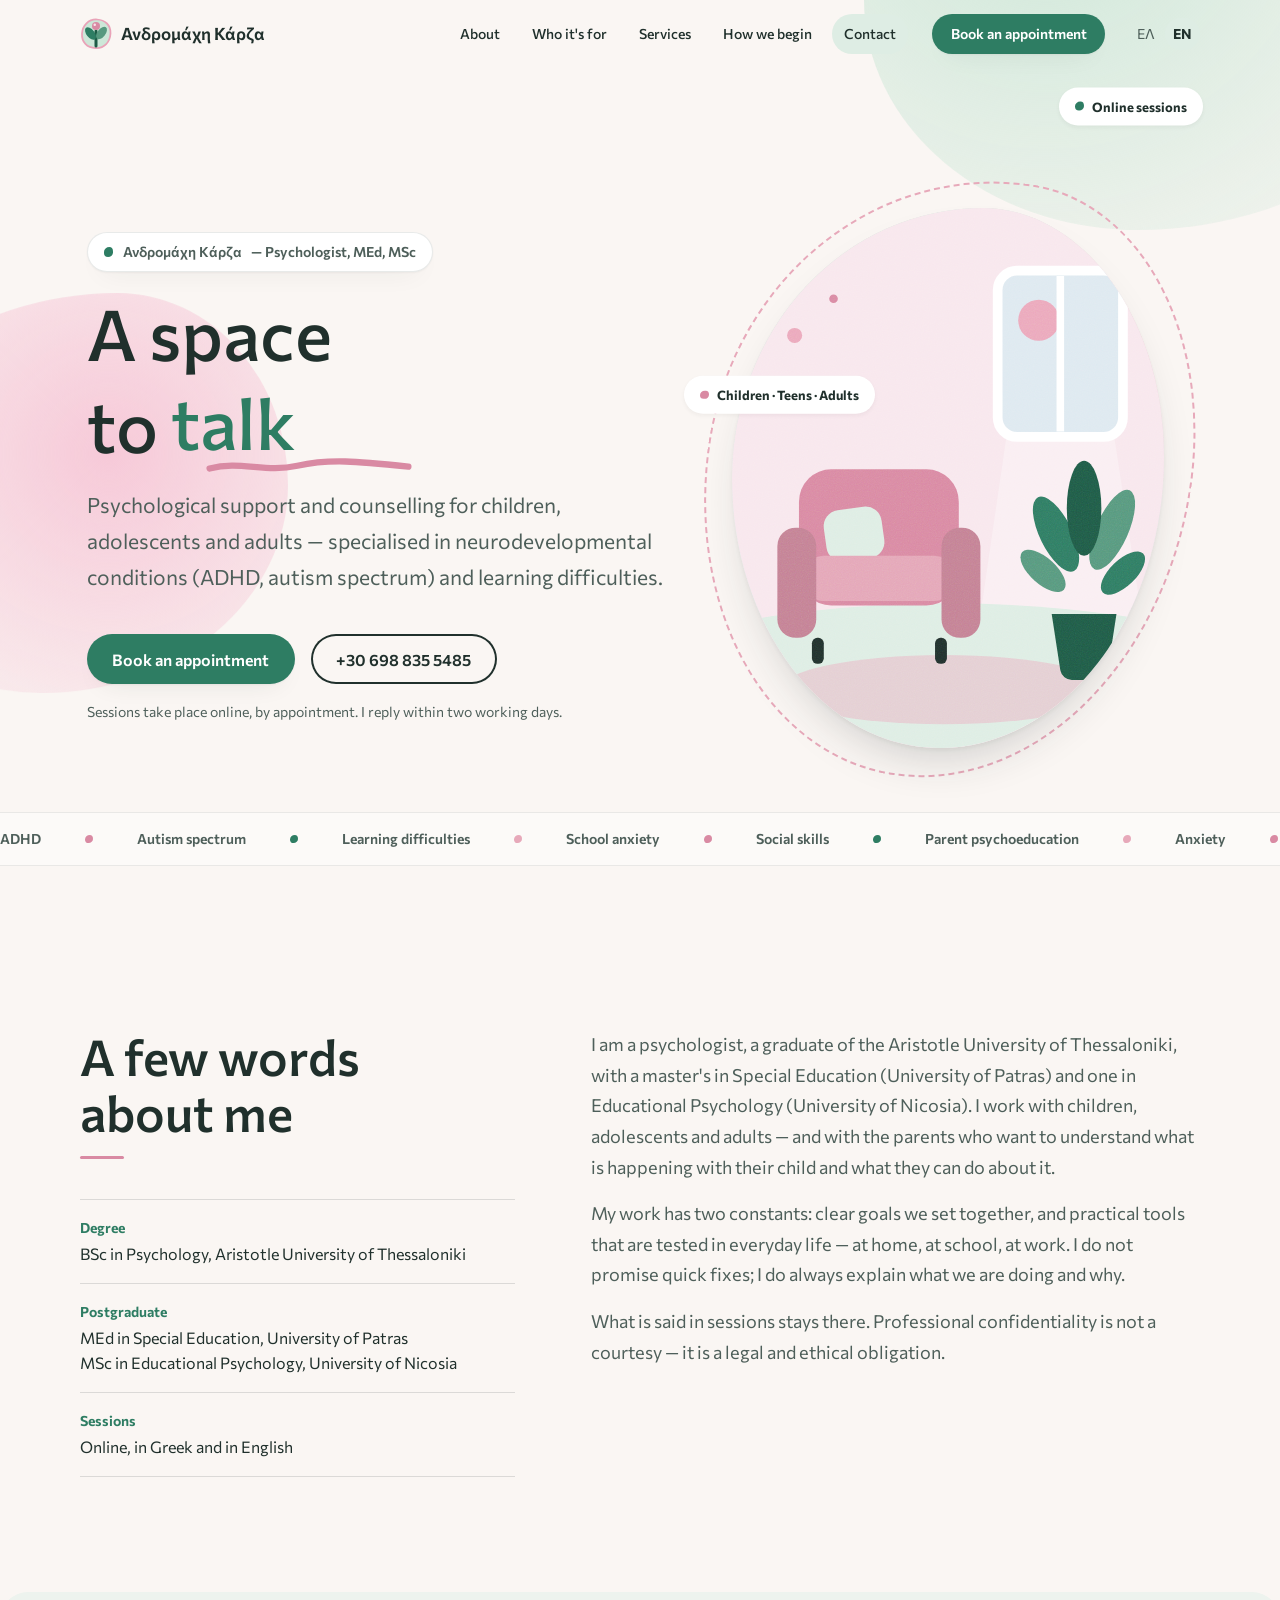
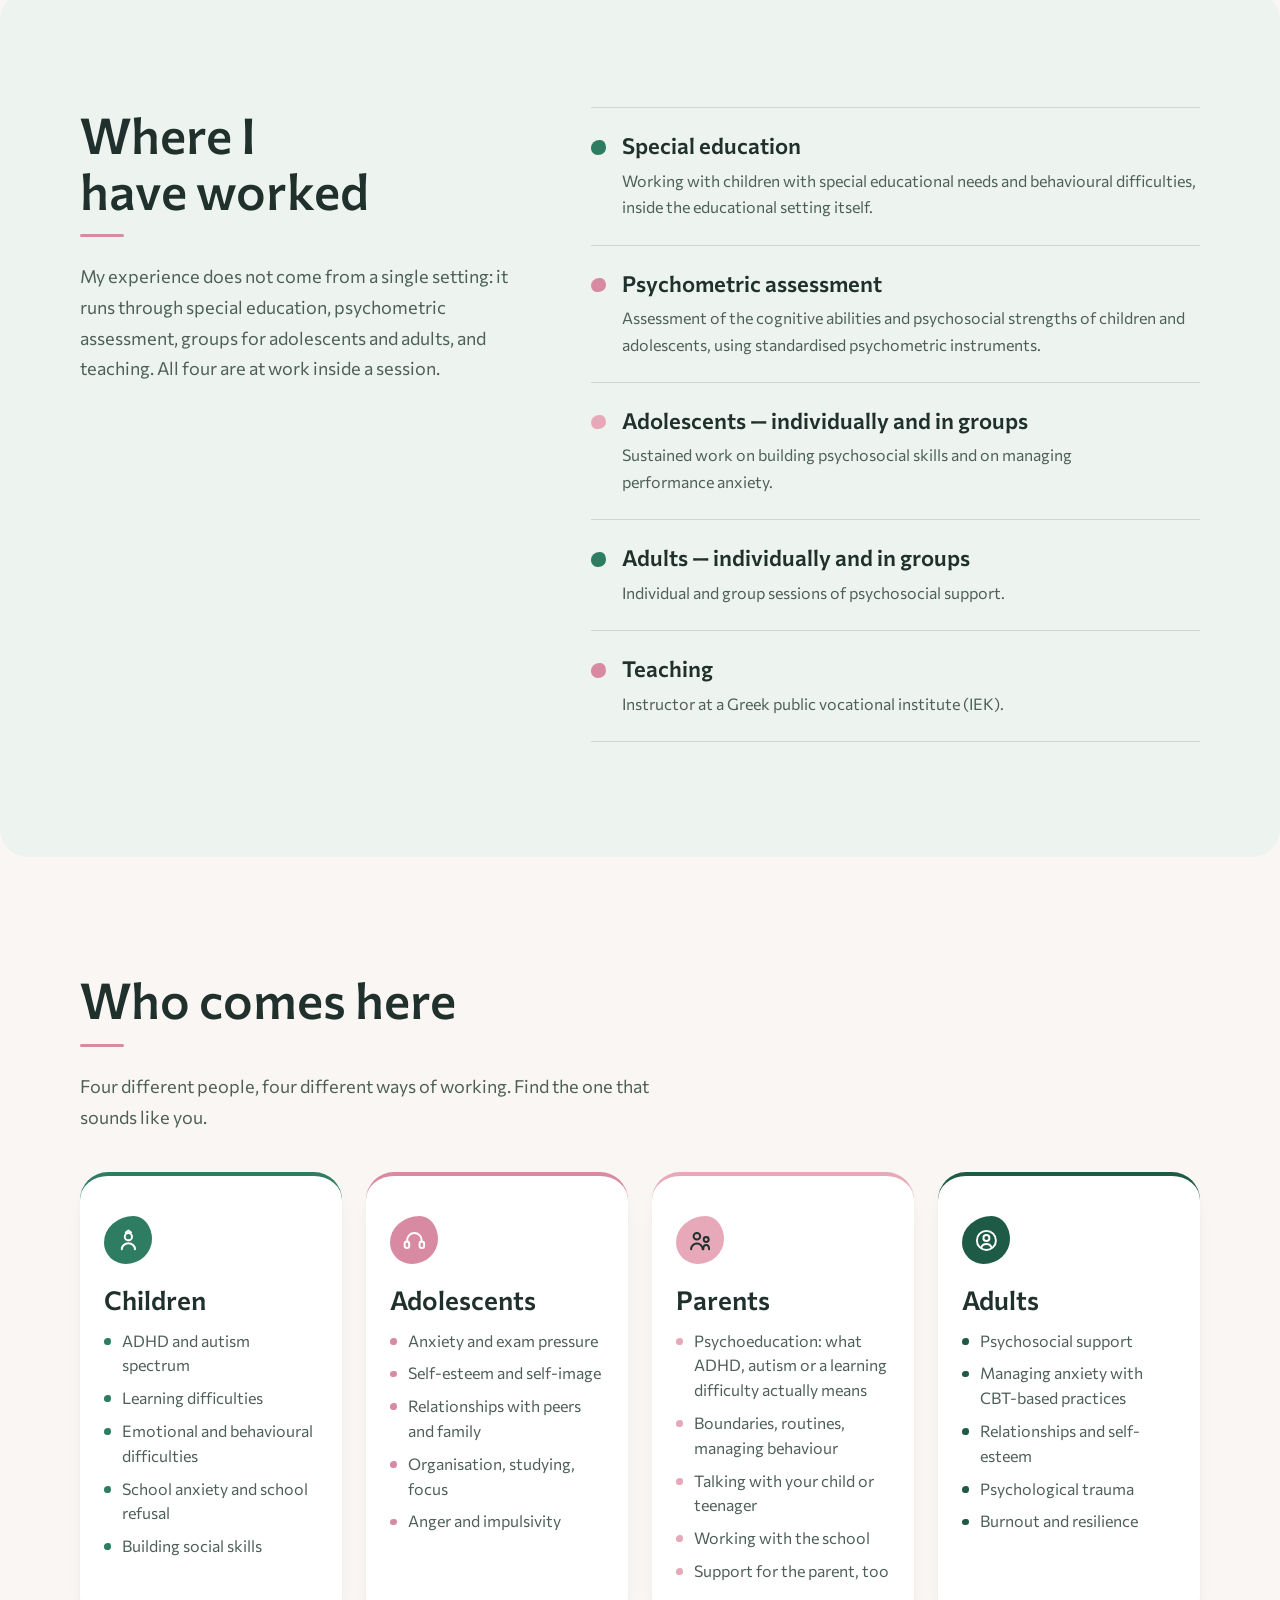
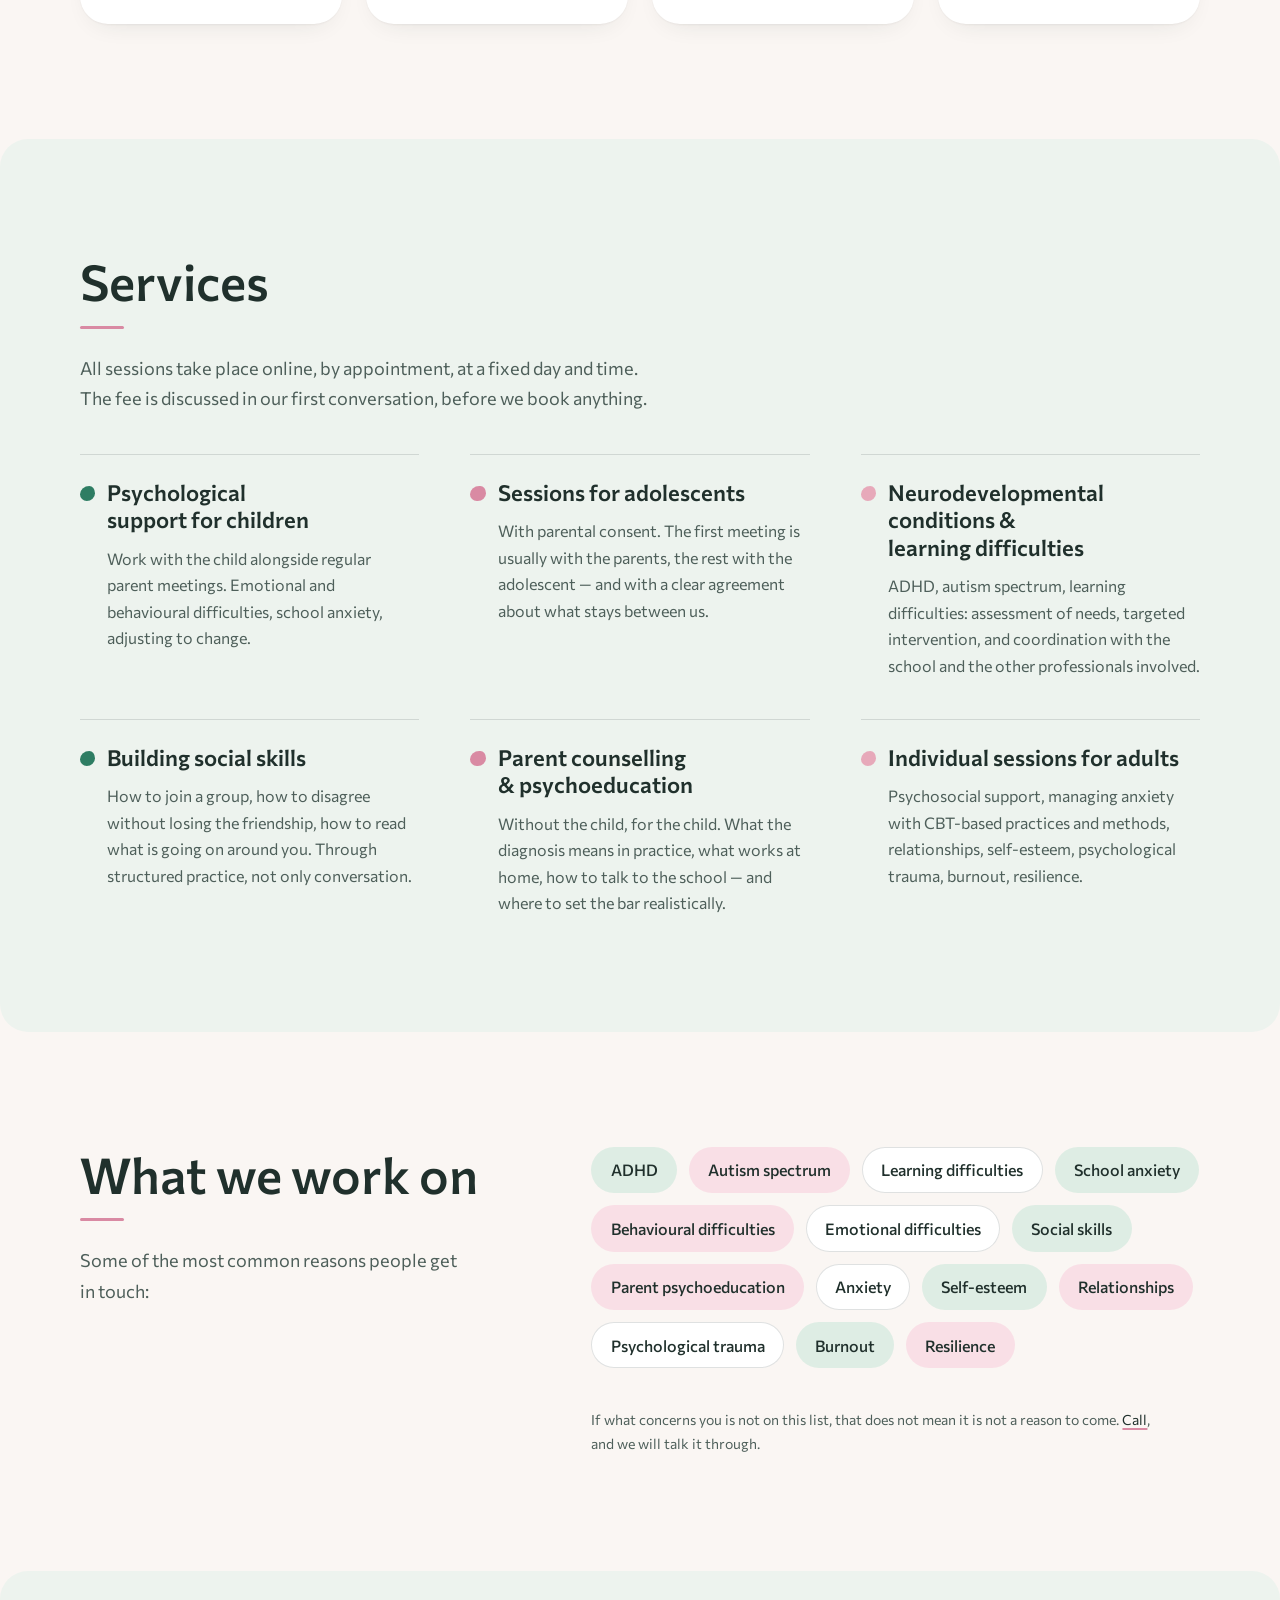
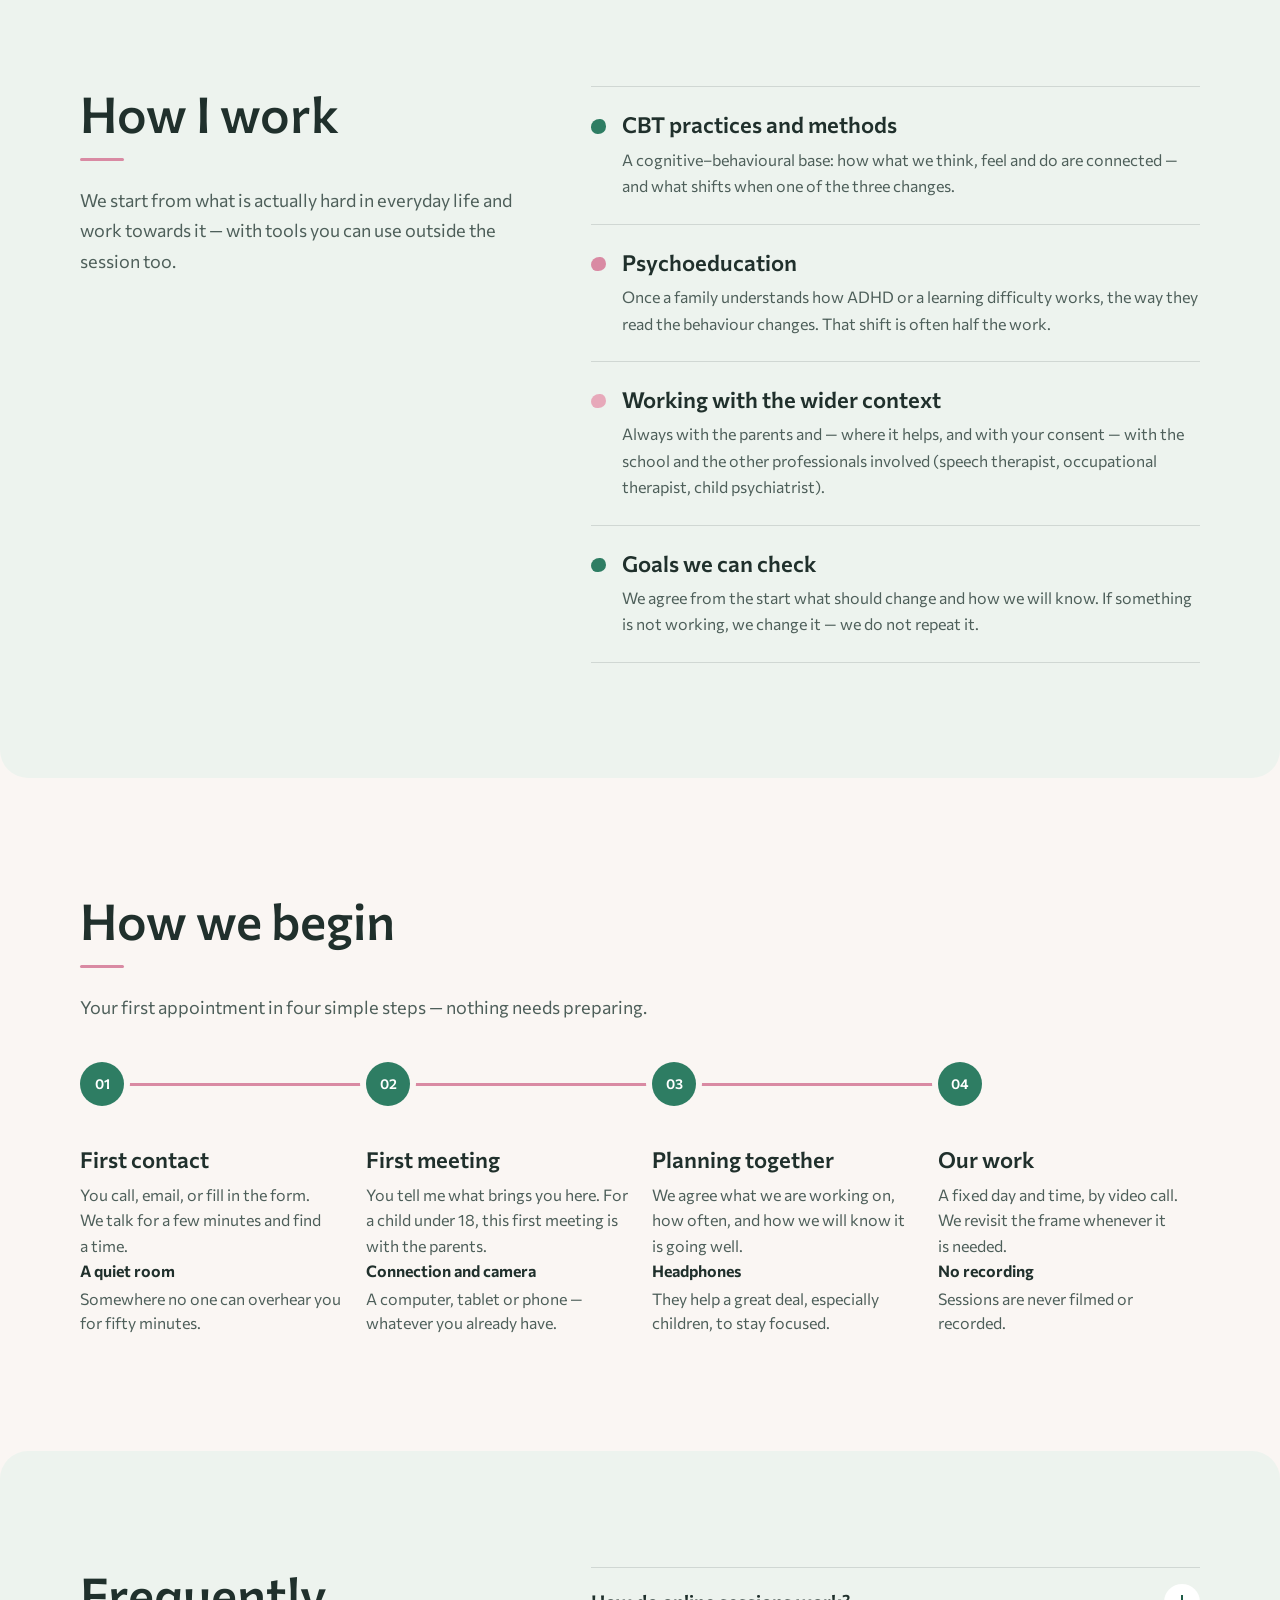
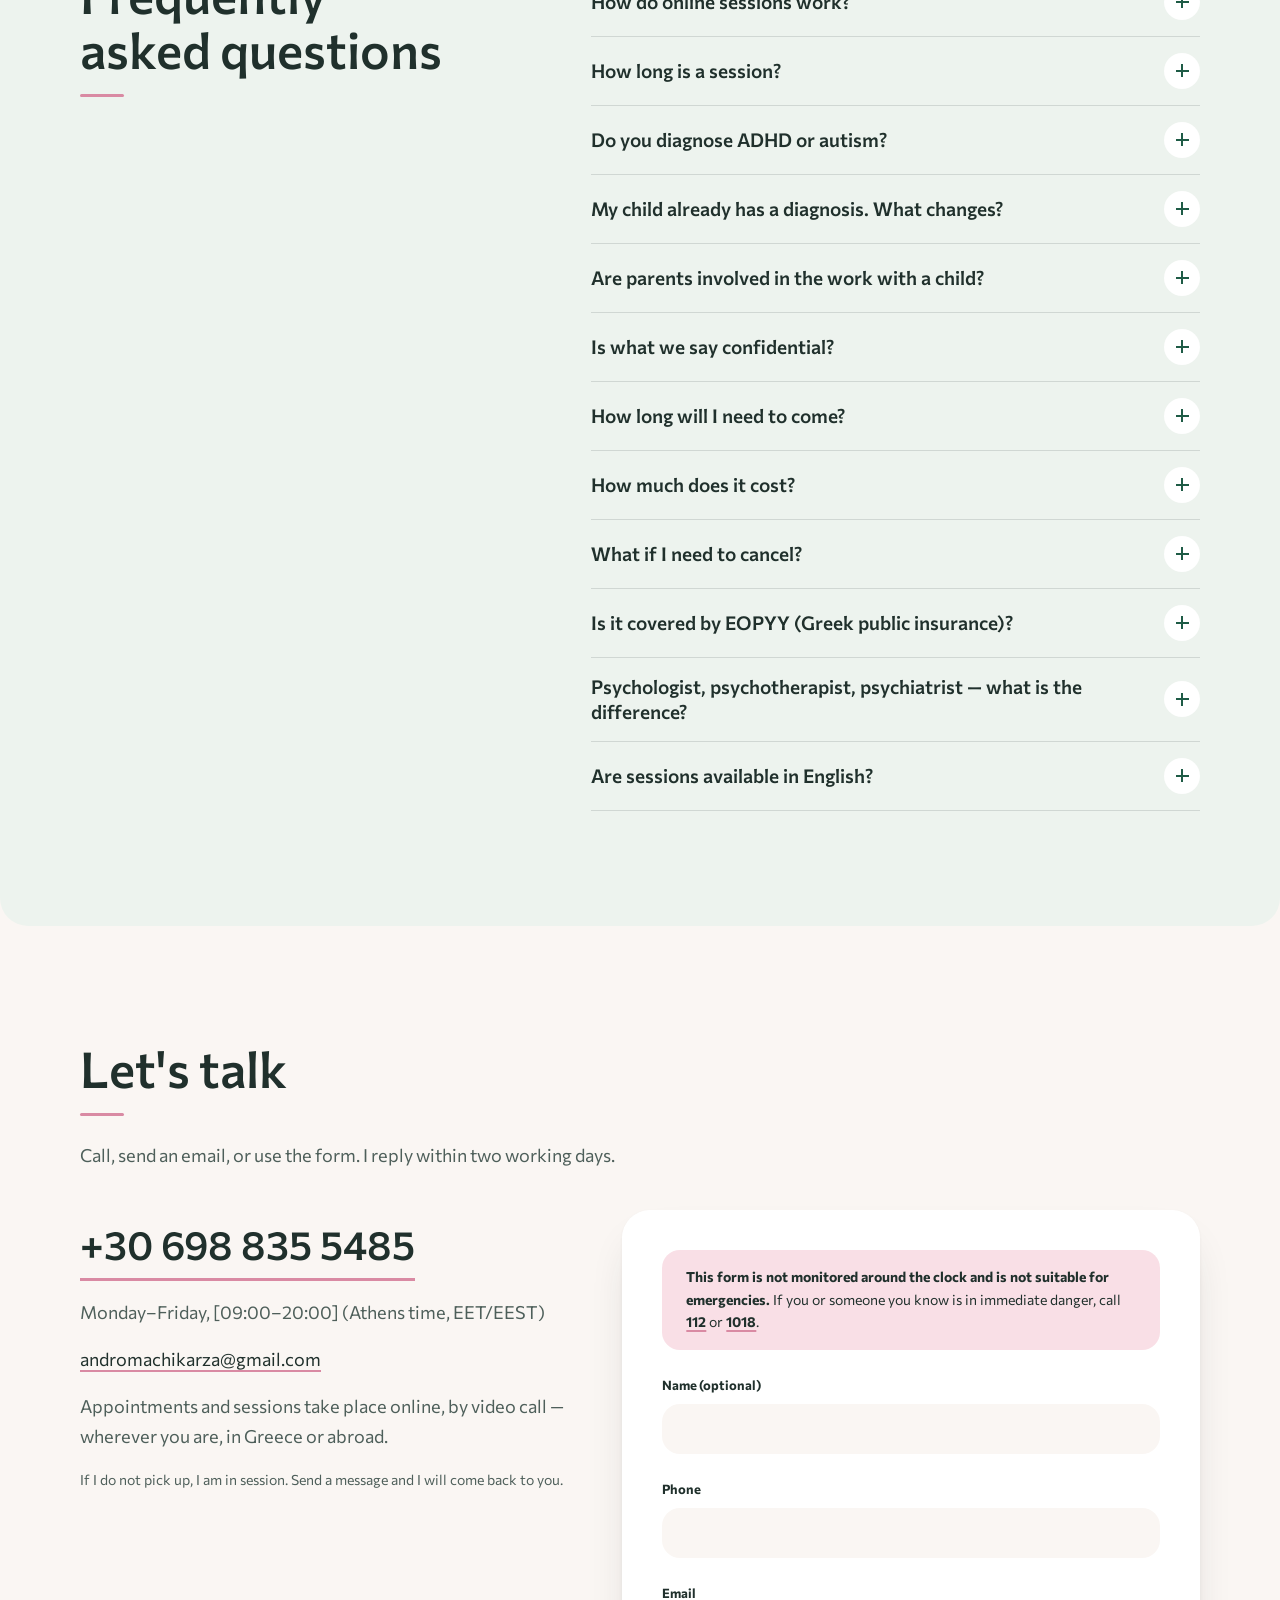
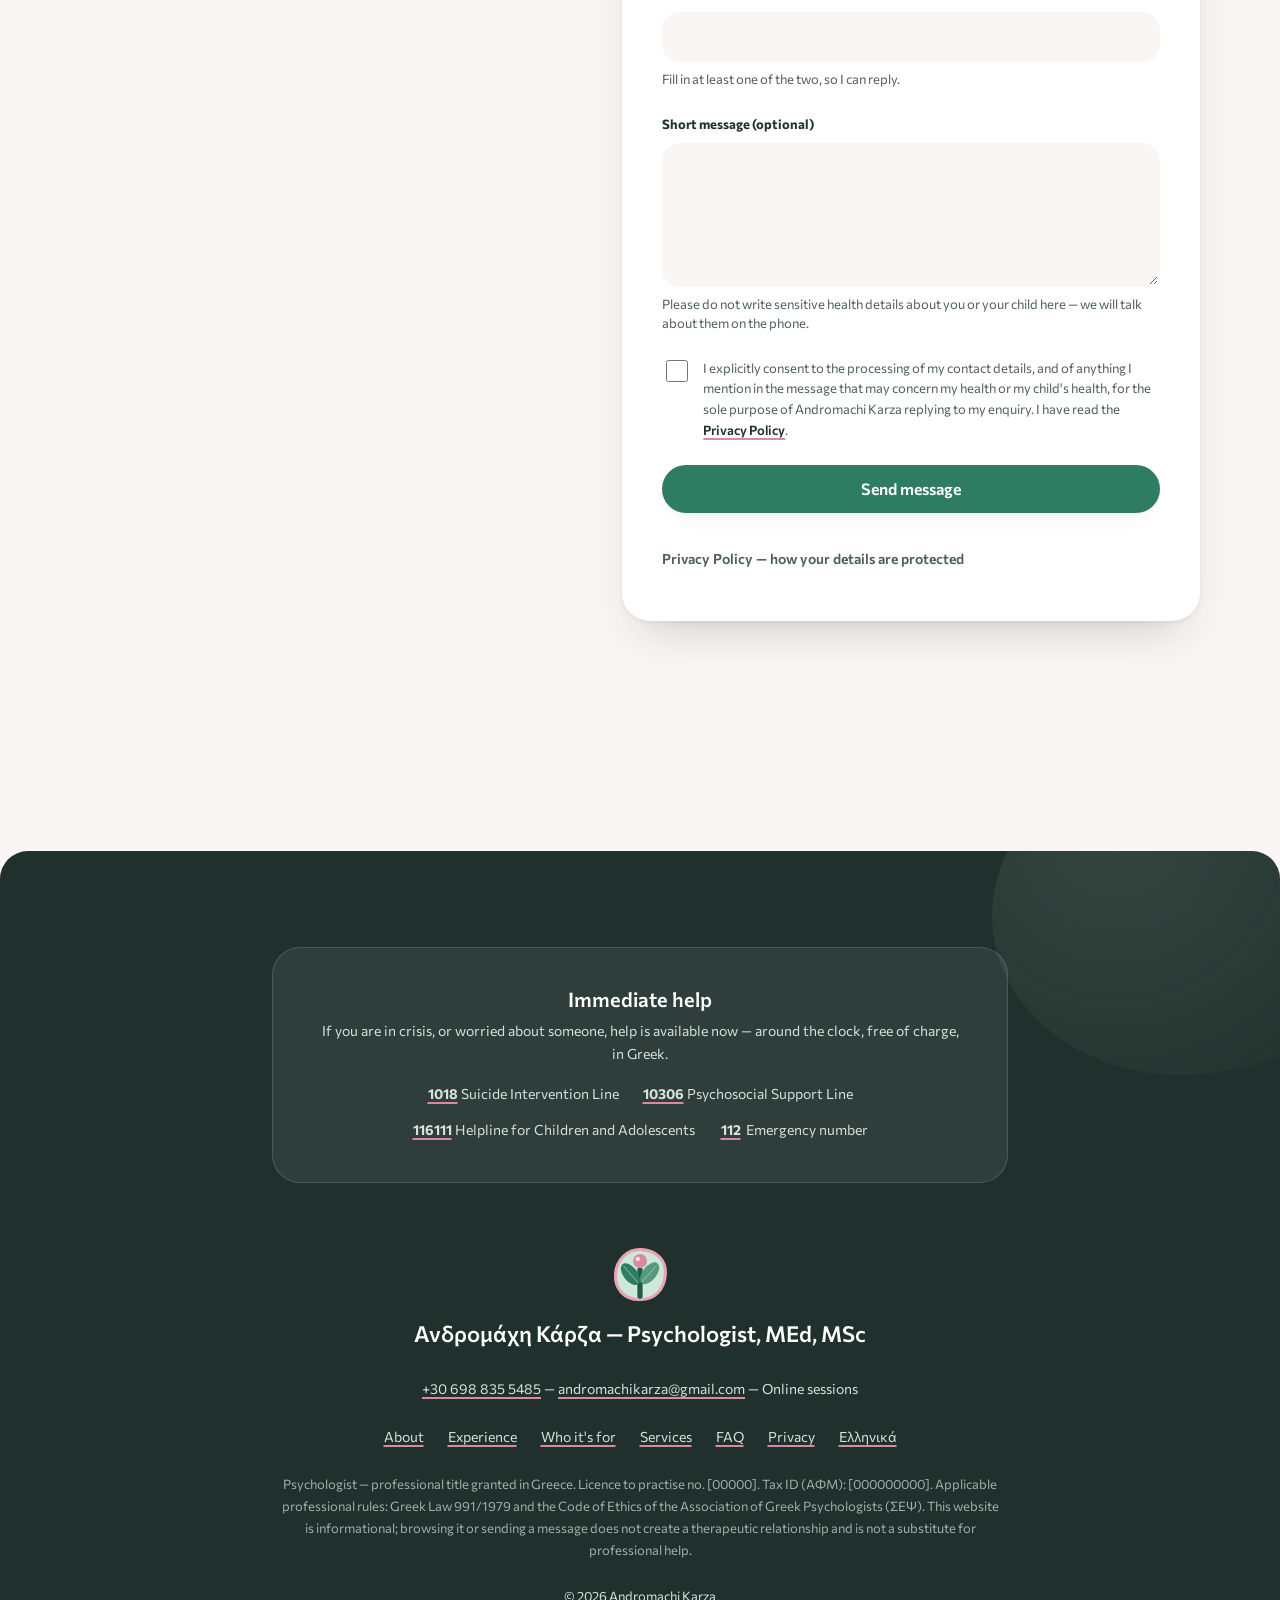
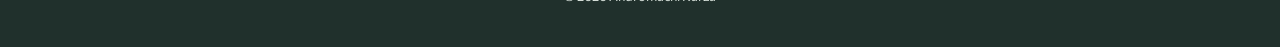
<file: en/index.html>
<!DOCTYPE html>
<html lang="en">
<head>
<meta charset="utf-8">
<meta name="viewport" content="width=device-width, initial-scale=1">
<meta name="theme-color" content="#FAF6F3">

<title>Andromachi Karza — Psychologist | Online sessions</title>
<meta name="description" content="Andromachi Karza (Ανδρομάχη Κάρζα), Psychologist (Aristotle University of Thessaloniki), MEd in Special Education, MSc in Educational Psychology. Psychological support and counselling for children, adolescents and adults. Specialised in ADHD, autism spectrum and learning difficulties; parent psychoeducation. Sessions online.">
<meta name="robots" content="index, follow, max-image-preview:large">

<link rel="canonical" href="https://andromachikarza.com/en/">
<link rel="alternate" hreflang="el" href="https://andromachikarza.com/">
<link rel="alternate" hreflang="en" href="https://andromachikarza.com/en/">
<link rel="alternate" hreflang="x-default" href="https://andromachikarza.com/">

<meta property="og:type" content="website">
<meta property="og:site_name" content="Andromachi Karza — Psychologist">
<meta property="og:locale" content="en_US">
<meta property="og:locale:alternate" content="el_GR">
<meta property="og:url" content="https://andromachikarza.com/en/">
<meta property="og:title" content="Andromachi Karza — Psychologist | Online sessions">
<meta property="og:description" content="Children, adolescents, parents, adults. ADHD, autism spectrum, learning difficulties, school anxiety, parent psychoeducation. Sessions online.">
<meta property="og:image" content="https://andromachikarza.com/assets/og.png">
<meta property="og:image:width" content="1200">
<meta property="og:image:height" content="630">
<meta property="og:image:alt" content="Andromachi Karza — Psychologist">
<meta name="twitter:card" content="summary_large_image">

<link rel="icon" href="../favicon.ico" sizes="48x48">
<link rel="icon" href="../assets/favicon.svg" type="image/svg+xml">
<link rel="apple-touch-icon" href="../assets/apple-touch-icon.png">
<link rel="manifest" href="../site.webmanifest">

<link rel="preload" href="../fonts/commissioner-greek.woff2" as="font" type="font/woff2" crossorigin>
<link rel="preload" href="../fonts/commissioner-latin.woff2" as="font" type="font/woff2" crossorigin>
<link rel="stylesheet" href="../css/style.css">

<script type="application/ld+json">
{
  "@context": "https://schema.org",
  "@graph": [
    {
      "@type": "WebSite",
      "@id": "https://andromachikarza.com/#website",
      "url": "https://andromachikarza.com/",
      "name": "Ανδρομάχη Κάρζα",
      "alternateName": ["Andromachi Karza", "Ανδρομάχη Κάρζα — Ψυχολόγος", "Andromachi Karza — Psychologist"],
      "inLanguage": ["el", "en"],
      "publisher": { "@id": "https://andromachikarza.com/#person" }
    },
    {
      "@type": "MedicalBusiness",
      "@id": "https://andromachikarza.com/#practice",
      "name": "Ανδρομάχη Κάρζα — Ψυχολόγος",
      "alternateName": "Andromachi Karza — Psychologist",
      "url": "https://andromachikarza.com/",
      "image": "https://andromachikarza.com/assets/og.png",
      "logo": "https://andromachikarza.com/assets/icon-512.png",
      "telephone": "+306988355485",
      "email": "andromachikarza@gmail.com",
      "areaServed": { "@type": "Country", "name": "Ελλάδα" },
      "availableLanguage": ["el", "en"],
      "founder": { "@id": "https://andromachikarza.com/#person" },
      "employee": { "@id": "https://andromachikarza.com/#person" }
    },
    {
      "@type": "Person",
      "@id": "https://andromachikarza.com/#person",
      "name": "Ανδρομάχη Κάρζα",
      "alternateName": ["Andromachi Karza", "Ανδρομαχη Καρζα", "Andromaxi Karza"],
      "jobTitle": "Ψυχολόγος",
      "url": "https://andromachikarza.com/",
      "worksFor": { "@id": "https://andromachikarza.com/#practice" },
      "knowsLanguage": ["el", "en"],
      "knowsAbout": [
        "ADHD",
        "Autism spectrum disorder",
        "Learning difficulties",
        "Special education",
        "Psychometric assessment of cognitive abilities",
        "School and performance anxiety",
        "Social skills",
        "Parent psychoeducation",
        "Cognitive behavioural approach (CBT)"
      ],
      "hasCredential": [
        {
          "@type": "EducationalOccupationalCredential",
          "credentialCategory": "Άδεια Ασκήσεως Επαγγέλματος Ψυχολόγου"
        },
        {
          "@type": "EducationalOccupationalCredential",
          "credentialCategory": "degree",
          "name": "MEd in Special Education",
          "educationalLevel": "Master's degree",
          "recognizedBy": { "@type": "CollegeOrUniversity", "name": "University of Patras" }
        },
        {
          "@type": "EducationalOccupationalCredential",
          "credentialCategory": "degree",
          "name": "MSc in Educational Psychology",
          "educationalLevel": "Master's degree",
          "recognizedBy": { "@type": "CollegeOrUniversity", "name": "University of Nicosia" }
        }
      ],
      "alumniOf": [
        { "@type": "CollegeOrUniversity", "name": "Aristotle University of Thessaloniki" },
        { "@type": "CollegeOrUniversity", "name": "University of Patras" },
        { "@type": "CollegeOrUniversity", "name": "University of Nicosia" }
      ]
    },
    {
      "@type": "FAQPage",
      "@id": "https://andromachikarza.com/en/#faq",
      "mainEntity": [
        {
          "@type": "Question",
          "name": "How do online sessions work?",
          "acceptedAnswer": { "@type": "Answer", "text": "By video call, at a fixed day and time. You receive a link before each session; there is nothing complicated to install. Sessions are never recorded." }
        },
        {
          "@type": "Question",
          "name": "Do you diagnose ADHD or autism?",
          "acceptedAnswer": { "@type": "Answer", "text": "In Greece a neurodevelopmental diagnosis is made by a multidisciplinary team — a KEDASY centre, a child guidance centre, or a child psychiatrist. What I do is the psychological assessment of needs, the support and the intervention, working alongside the services that issue the diagnosis. If a formal diagnosis is needed, I will point you to where to go. I have worked in psychometric assessment, using standardised instruments for the cognitive abilities and psychosocial strengths of children and adolescents. In practice that means we can read through an assessment report you already hold: what it says, what it does not say, and what it means for everyday life." }
        },
        {
          "@type": "Question",
          "name": "Are parents involved in the work with a child?",
          "acceptedAnswer": { "@type": "Answer", "text": "Yes. For a child under 18 the first meeting is with the parents, without the child. Regular parent meetings follow: without psychoeducation and consistency at home, what happens in the session rarely holds." }
        },
        {
          "@type": "Question",
          "name": "Is what we say confidential?",
          "acceptedAnswer": { "@type": "Answer", "text": "Yes. I am bound by professional confidentiality. When working with minors, parents are told how the work is going and anything that concerns the child's safety — but not every detail the child confides. This is agreed explicitly with both sides at the start. The exceptions are few and specific: mainly where there is immediate danger to someone's life, or where the law requires it. I will explain them fully in the first session." }
        }
      ]
    }
  ]
}
</script>
</head>

<body>
<a class="skip" href="#main">Skip to content</a>

<header class="hdr">
  <div class="hdr__in">
    <a class="hdr__name" href="#top"><img class="hdr__logo" src="../assets/favicon.svg" alt="" width="32" height="32"><span lang="el">Ανδρομάχη Κάρζα</span></a>

    <nav class="nav" aria-label="Main menu">
      <a href="#about">About</a>
      <a href="#for-whom">Who it's for</a>
      <a href="#services">Services</a>
      <a href="#path">How we begin</a>
      <a href="#contact">Contact</a>
    </nav>

    <a class="btn btn--sm" href="#contact">Book an appointment</a>

    <button class="menu-btn" data-nav-toggle aria-expanded="false" aria-controls="navpanel">Menu</button>

    <p class="lang">
      <a href="../" hreflang="el" lang="el">ΕΛ</a>
      <span aria-current="true" lang="en">EN</span>
    </p>
  </div>
</header>

<nav id="navpanel" class="navpanel" aria-label="Main menu" hidden>
  <ul class="wrap">
    <li><a href="#about">About</a></li>
    <li><a href="#experience">Experience</a></li>
    <li><a href="#for-whom">Who it's for</a></li>
    <li><a href="#services">Services</a></li>
    <li><a href="#path">How we begin</a></li>
    <li><a href="#faq">FAQ</a></li>
    <li><a href="#contact">Contact</a></li>
    <!-- The ΕΛ/EN switch is hidden on phones (it was being pushed off the
         right edge of the viewport) — it lives here instead. -->
    <li class="navpanel__lang"><a href="../" hreflang="el" lang="el">Ελληνικά</a></li>
  </ul>
</nav>

<main id="main">

  <!-- ================= HERO ================= -->
  <section class="hero" id="top" aria-labelledby="h-hero">
    <div class="hero__blobs" aria-hidden="true">
      <div class="blob blob--mint" data-drift="0.06"></div>
      <div class="blob blob--peach" data-drift="0.1"></div>
      <div class="blob blob--amber" data-drift="0.16"></div>
    </div>
    <div class="hero__glow" aria-hidden="true"></div>

    <div class="wrap hero__grid">
      <div>
        <p class="hero__eyebrow"><span class="hdr__dot" aria-hidden="true"></span><span lang="el">Ανδρομάχη Κάρζα</span> — Psychologist, MEd, MSc</p>

        <h1 class="hero__title" id="h-hero">
          <span class="sr-only">A space to talk.</span>
          <span aria-hidden="true">
            <span class="line"><span class="line-in">A space</span></span>
            <span class="line"><span class="line-in">to
              <span class="rotor-wrap">
                <span class="rotor">
                  <ul>
                    <li>talk</li>
                    <li>be heard</li>
                    <li>breathe</li>
                    <li>begin</li>
                    <li>talk</li>
                  </ul>
                </span>
                <svg class="squig" viewBox="0 0 230 22" width="230" height="22" aria-hidden="true" focusable="false"><path d="M4 15 C 38 6, 66 20, 102 12 S 168 7, 226 13"/></svg>
              </span>
            </span></span>
          </span>
        </h1>

        <p class="hero__lede">
          Psychological support and counselling for children, adolescents and
          adults — specialised in neurodevelopmental conditions (ADHD, autism
          spectrum) and learning difficulties.
        </p>

        <div class="hero__cta">
          <a class="btn" href="#contact">Book an appointment</a>
          <a class="btn btn--ghost" href="tel:+306988355485">+30 698 835 5485</a>
        </div>
        <p class="hero__note">Sessions take place online, by appointment. I reply within two working days.</p>
      </div>

      <div class="hero__visual">
        <div class="hero__img" role="img" aria-label="Illustration: a therapy corner with an armchair, a plant and a sunlit window">
          <svg viewBox="0 0 400 500" width="400" height="500" preserveAspectRatio="xMidYMid slice" aria-hidden="true" focusable="false">
            <rect width="400" height="500" fill="#F8E7ED"/>
            <rect x="246" y="58" width="116" height="154" rx="18" fill="#DEE9F0"/>
            <circle cx="284" cy="104" r="19" fill="#EBA9BC"/>
            <rect x="246" y="58" width="116" height="154" rx="18" fill="none" stroke="#FFFFFF" stroke-width="9"/>
            <line x1="304" y1="63" x2="304" y2="207" stroke="#FFFFFF" stroke-width="7"/>
            <path d="M254 212 L354 212 L398 500 L212 500 Z" fill="#FFFFFF" opacity="0.28"/>
            <path d="M0 384 Q200 348 400 384 L400 500 L0 500 Z" fill="#DEEDE4"/>
            <ellipse cx="196" cy="446" rx="152" ry="32" fill="#EBA9BC" opacity="0.45"/>
            <rect x="62" y="242" width="148" height="126" rx="30" fill="#D98AA3"/>
            <rect x="86" y="278" width="54" height="48" rx="15" fill="#DEEDE4" transform="rotate(-8 113 302)"/>
            <rect x="66" y="322" width="140" height="42" rx="19" fill="#E4A7B8"/>
            <rect x="42" y="296" width="36" height="102" rx="17" fill="#C48295"/>
            <rect x="194" y="296" width="36" height="102" rx="17" fill="#C48295"/>
            <rect x="74" y="398" width="11" height="24" rx="5" fill="#20302C"/>
            <rect x="188" y="398" width="11" height="24" rx="5" fill="#20302C"/>
            <ellipse cx="300" cy="302" rx="15" ry="38" fill="#2E7D63" transform="rotate(-26 300 302)"/>
            <ellipse cx="352" cy="298" rx="15" ry="40" fill="#57997F" transform="rotate(24 352 298)"/>
            <ellipse cx="326" cy="278" rx="16" ry="44" fill="#1E5B46"/>
            <ellipse cx="288" cy="336" rx="12" ry="26" fill="#57997F" transform="rotate(-48 288 336)"/>
            <ellipse cx="362" cy="338" rx="12" ry="26" fill="#2E7D63" transform="rotate(46 362 338)"/>
            <path d="M296 376 h60 l-8 52 a11 11 0 0 1 -11 9 h-22 a11 11 0 0 1 -11 -9 Z" fill="#1E5B46"/>
            <circle cx="58" cy="118" r="7" fill="#EBA9BC"/>
            <circle cx="94" cy="84" r="4" fill="#D98AA3"/>
            <circle cx="70" cy="182" r="4" fill="#2E7D63"/>
          </svg>
        </div>
        <span class="chip chip--a" data-drift="0.05"><span class="hdr__dot" aria-hidden="true"></span>Online sessions</span>
        <span class="chip chip--b" data-drift="0.09"><span class="hdr__dot" aria-hidden="true"></span>Children · Teens · Adults</span>
      </div>
    </div>

    <div class="ticker" aria-hidden="true">
      <div class="ticker__track">
        <div class="ticker__seq">
          <span>ADHD</span><i></i><span>Autism spectrum</span><i></i><span>Learning difficulties</span><i></i>
          <span>School anxiety</span><i></i><span>Social skills</span><i></i><span>Parent psychoeducation</span><i></i>
          <span>Anxiety</span><i></i><span>Self-esteem</span><i></i><span>Resilience</span><i></i>
        </div>
        <div class="ticker__seq">
          <span>ADHD</span><i></i><span>Autism spectrum</span><i></i><span>Learning difficulties</span><i></i>
          <span>School anxiety</span><i></i><span>Social skills</span><i></i><span>Parent psychoeducation</span><i></i>
          <span>Anxiety</span><i></i><span>Self-esteem</span><i></i><span>Resilience</span><i></i>
        </div>
      </div>
    </div>
  </section>

  <!-- ================= ABOUT ================= -->
  <section class="sec" id="about" aria-labelledby="h-about">
    <div class="wrap">
      <div class="about">
        <h2 id="h-about" class="rv">A few words about me</h2>
        <div class="about__text rv">
          <p>
            I am a psychologist, a graduate of the Aristotle University of
            Thessaloniki, with a master's in Special Education (University of
            Patras) and one in Educational Psychology (University of
            Nicosia). I work with children, adolescents and adults — and with
            the parents who want to understand what is happening with their
            child and what they can do about it.
          </p>
          <p>
            My work has two constants: clear goals we set together, and
            practical tools that are tested in everyday life — at home, at
            school, at work. I do not promise quick fixes; I do always
            explain what we are doing and why.
          </p>
          <p>
            What is said in sessions stays there. Professional
            confidentiality is not a courtesy — it is a legal and ethical
            obligation.
          </p>
        </div>

        <dl class="creds rv-kids">
          <div class="cred">
            <dt class="cred__k">Degree</dt>
            <dd class="cred__v">BSc in Psychology, Aristotle University of Thessaloniki</dd>
          </div>
          <div class="cred">
            <dt class="cred__k">Postgraduate</dt>
            <dd class="cred__v">MEd in Special Education, University of Patras<br>MSc in Educational Psychology, University of Nicosia</dd>
          </div>
          <div class="cred">
            <dt class="cred__k">Sessions</dt>
            <dd class="cred__v">Online, in Greek and in English</dd>
          </div>
        </dl>
      </div>
    </div>
  </section>

  <!-- ================= EXPERIENCE ================= -->
  <section class="sec sec--alt" id="experience" aria-labelledby="h-exp">
    <div class="wrap split">
      <div class="sec__head rv">
        <h2 id="h-exp">Where I have worked</h2>
        <p class="sec__intro">
          My experience does not come from a single setting: it runs through
          special education, psychometric assessment, groups for adolescents
          and adults, and teaching. All four are at work inside a session.
        </p>
      </div>
      <div class="rows rv-kids">
        <div class="row">
          <span class="row__dot" aria-hidden="true"></span>
          <div>
            <h3>Special education</h3>
            <p>Working with children with special educational needs and behavioural difficulties, inside the educational setting itself.</p>
          </div>
        </div>
        <div class="row">
          <span class="row__dot" aria-hidden="true"></span>
          <div>
            <h3>Psychometric assessment</h3>
            <p>Assessment of the cognitive abilities and psychosocial strengths of children and adolescents, using standardised psychometric instruments.</p>
          </div>
        </div>
        <div class="row">
          <span class="row__dot" aria-hidden="true"></span>
          <div>
            <h3>Adolescents — individually and in groups</h3>
            <p>Sustained work on building psychosocial skills and on managing performance anxiety.</p>
          </div>
        </div>
        <div class="row">
          <span class="row__dot" aria-hidden="true"></span>
          <div>
            <h3>Adults — individually and in groups</h3>
            <p>Individual and group sessions of psychosocial support.</p>
          </div>
        </div>
        <div class="row">
          <span class="row__dot" aria-hidden="true"></span>
          <div>
            <h3>Teaching</h3>
            <p>Instructor at a Greek public vocational institute (ΙΕΚ).</p>
          </div>
        </div>
      </div>
    </div>
  </section>

  <!-- ================= WHO IT IS FOR ================= -->
  <section class="sec" id="for-whom" aria-labelledby="h-for">
    <div class="wrap">
      <div class="sec__head rv">
        <h2 id="h-for">Who comes here</h2>
        <p class="sec__intro">
          Four different people, four different ways of working. Find the one
          that sounds like you.
        </p>
      </div>

      <div class="paths rv-kids">
        <article class="path">
          <span class="path__icon" aria-hidden="true">
            <svg viewBox="0 0 24 24" width="24" height="24" fill="none" stroke="currentColor" stroke-width="1.9" stroke-linecap="round" stroke-linejoin="round" focusable="false">
              <circle cx="12" cy="8.4" r="3.5"/>
              <path d="M5.6 20.6c0-3.3 2.9-5.9 6.4-5.9s6.4 2.6 6.4 5.9"/>
              <path d="M9.4 4.3 12 2.4l2.6 1.9"/>
            </svg>
          </span>
          <h3>Children</h3>
          <ul class="path__list">
            <li>ADHD and autism spectrum</li>
            <li>Learning difficulties</li>
            <li>Emotional and behavioural difficulties</li>
            <li>School anxiety and school refusal</li>
            <li>Building social skills</li>
          </ul>
        </article>

        <article class="path">
          <span class="path__icon" aria-hidden="true">
            <svg viewBox="0 0 24 24" width="24" height="24" fill="none" stroke="currentColor" stroke-width="1.9" stroke-linecap="round" stroke-linejoin="round" focusable="false">
              <path d="M5 13.2v-1.4a7 7 0 0 1 14 0v1.4"/>
              <rect x="2.6" y="13" width="4.4" height="6.4" rx="2.2"/>
              <rect x="17" y="13" width="4.4" height="6.4" rx="2.2"/>
            </svg>
          </span>
          <h3>Adolescents</h3>
          <ul class="path__list">
            <li>Anxiety and exam pressure</li>
            <li>Self-esteem and self-image</li>
            <li>Relationships with peers and family</li>
            <li>Organisation, studying, focus</li>
            <li>Anger and impulsivity</li>
          </ul>
        </article>

        <article class="path">
          <span class="path__icon" aria-hidden="true">
            <svg viewBox="0 0 24 24" width="24" height="24" fill="none" stroke="currentColor" stroke-width="1.9" stroke-linecap="round" stroke-linejoin="round" focusable="false">
              <circle cx="8.6" cy="8" r="3.2"/>
              <path d="M3 20.6c0-3.1 2.5-5.6 5.6-5.6s5.6 2.5 5.6 5.6"/>
              <circle cx="17.6" cy="11.2" r="2.4"/>
              <path d="M14.8 20.6c0-2.4 1.2-4.2 2.8-4.2s2.8 1.8 2.8 4.2"/>
            </svg>
          </span>
          <h3>Parents</h3>
          <ul class="path__list">
            <li>Psychoeducation: what ADHD, autism or a learning difficulty actually means</li>
            <li>Boundaries, routines, managing behaviour</li>
            <li>Talking with your child or teenager</li>
            <li>Working with the school</li>
            <li>Support for the parent, too</li>
          </ul>
        </article>

        <article class="path">
          <span class="path__icon" aria-hidden="true">
            <svg viewBox="0 0 24 24" width="24" height="24" fill="none" stroke="currentColor" stroke-width="1.9" stroke-linecap="round" stroke-linejoin="round" focusable="false">
              <circle cx="12" cy="12" r="9.2"/>
              <circle cx="12" cy="9.7" r="2.9"/>
              <path d="M6.9 19.2a5.4 5.4 0 0 1 10.2 0"/>
            </svg>
          </span>
          <h3>Adults</h3>
          <ul class="path__list">
            <li>Psychosocial support</li>
            <li>Managing anxiety with CBT-based practices</li>
            <li>Relationships and self-esteem</li>
            <li>Psychological trauma</li>
            <li>Burnout and resilience</li>
          </ul>
        </article>
      </div>
    </div>
  </section>

  <!-- ================= SERVICES ================= -->
  <section class="sec sec--alt" id="services" aria-labelledby="h-services">
    <div class="wrap">
      <div class="sec__head rv">
        <h2 id="h-services">Services</h2>
        <p class="sec__intro">
          All sessions take place online, by appointment, at a fixed day and
          time. The fee is discussed in our first conversation, before we book
          anything.
        </p>
      </div>
      <div class="cards rv-kids">
        <div class="cardp">
          <div class="cardp__shape" aria-hidden="true"></div>
          <h3>Psychological support for children</h3>
          <p>Work with the child alongside regular parent meetings. Emotional and behavioural difficulties, school anxiety, adjusting to change.</p>
        </div>
        <div class="cardp">
          <div class="cardp__shape" aria-hidden="true"></div>
          <h3>Sessions for adolescents</h3>
          <p>With parental consent. The first meeting is usually with the parents, the rest with the adolescent — and with a clear agreement about what stays between us.</p>
        </div>
        <div class="cardp">
          <div class="cardp__shape" aria-hidden="true"></div>
          <h3>Neurodevelopmental conditions &amp; learning difficulties</h3>
          <p>ADHD, autism spectrum, learning difficulties: assessment of needs, targeted intervention, and coordination with the school and the other professionals involved.</p>
        </div>
        <div class="cardp">
          <div class="cardp__shape" aria-hidden="true"></div>
          <h3>Building social skills</h3>
          <p>How to join a group, how to disagree without losing the friendship, how to read what is going on around you. Through structured practice, not only conversation.</p>
        </div>
        <div class="cardp">
          <div class="cardp__shape" aria-hidden="true"></div>
          <h3>Parent counselling &amp; psychoeducation</h3>
          <p>Without the child, for the child. What the diagnosis means in practice, what works at home, how to talk to the school — and where to set the bar realistically.</p>
        </div>
        <div class="cardp">
          <div class="cardp__shape" aria-hidden="true"></div>
          <h3>Individual sessions for adults</h3>
          <p>Psychosocial support, managing anxiety with CBT-based practices and methods, relationships, self-esteem, psychological trauma, burnout, resilience.</p>
        </div>
      </div>
    </div>
  </section>

  <!-- ================= CONCERNS ================= -->
  <section class="sec" id="concerns" aria-labelledby="h-who">
    <div class="wrap split">
      <div class="sec__head rv">
        <h2 id="h-who">What we work on</h2>
        <p class="sec__intro">Some of the most common reasons people get in touch:</p>
      </div>
      <ul class="tags rv-kids">
        <li>ADHD</li>
        <li>Autism spectrum</li>
        <li>Learning difficulties</li>
        <li>School anxiety</li>
        <li>Behavioural difficulties</li>
        <li>Emotional difficulties</li>
        <li>Social skills</li>
        <li>Parent psychoeducation</li>
        <li>Anxiety</li>
        <li>Self-esteem</li>
        <li>Relationships</li>
        <li>Psychological trauma</li>
        <li>Burnout</li>
        <li>Resilience</li>
      </ul>
      <p class="muted small sec__intro rv">
        If what concerns you is not on this list, that does not mean it is not
        a reason to come. <a href="#contact">Call</a>, and we will talk it
        through.
      </p>
    </div>
  </section>

  <!-- ================= APPROACH ================= -->
  <section class="sec sec--alt" id="approach" aria-labelledby="h-approach">
    <div class="wrap split">
      <div class="sec__head rv">
        <h2 id="h-approach">How I work</h2>
        <p class="sec__intro">
          We start from what is actually hard in everyday life and work
          towards it — with tools you can use outside the session too.
        </p>
      </div>
      <div class="rows rv-kids">
        <div class="row">
          <span class="row__dot" aria-hidden="true"></span>
          <div>
            <h3>CBT practices and methods</h3>
            <p>A cognitive–behavioural base: how what we think, feel and do are connected — and what shifts when one of the three changes.</p>
          </div>
        </div>
        <div class="row">
          <span class="row__dot" aria-hidden="true"></span>
          <div>
            <h3>Psychoeducation</h3>
            <p>Once a family understands how ADHD or a learning difficulty works, the way they read the behaviour changes. That shift is often half the work.</p>
          </div>
        </div>
        <div class="row">
          <span class="row__dot" aria-hidden="true"></span>
          <div>
            <h3>Working with the wider context</h3>
            <p>Always with the parents and — where it helps, and with your consent — with the school and the other professionals involved (speech therapist, occupational therapist, child psychiatrist).</p>
          </div>
        </div>
        <div class="row">
          <span class="row__dot" aria-hidden="true"></span>
          <div>
            <h3>Goals we can check</h3>
            <p>We agree from the start what should change and how we will know. If something is not working, we change it — we do not repeat it.</p>
          </div>
        </div>
      </div>
    </div>
  </section>

  <!-- ================= THE PATH ================= -->
  <section class="sec" id="path" aria-labelledby="h-path">
    <div class="wrap">
      <div class="sec__head rv">
        <h2 id="h-path">How we begin</h2>
        <p class="sec__intro">Your first appointment in four simple steps — nothing needs preparing.</p>
      </div>
      <div class="steps-wrap">
        <ol class="steps rv-kids">
          <li class="step">
            <span class="step__n" aria-hidden="true">01</span>
            <div>
              <h3 class="step__h">First contact</h3>
              <p class="step__d">You call, email, or fill in the form. We talk for a few minutes and find a time.</p>
            </div>
          </li>
          <li class="step">
            <span class="step__n" aria-hidden="true">02</span>
            <div>
              <h3 class="step__h">First meeting</h3>
              <p class="step__d">You tell me what brings you here. For a child under 18, this first meeting is with the parents.</p>
            </div>
          </li>
          <li class="step">
            <span class="step__n" aria-hidden="true">03</span>
            <div>
              <h3 class="step__h">Planning together</h3>
              <p class="step__d">We agree what we are working on, how often, and how we will know it is going well.</p>
            </div>
          </li>
          <li class="step">
            <span class="step__n" aria-hidden="true">04</span>
            <div>
              <h3 class="step__h">Our work</h3>
              <p class="step__d">A fixed day and time, by video call. We revisit the frame whenever it is needed.</p>
            </div>
          </li>
        </ol>
      </div>

      <ul class="kit rv-kids">
        <li><strong>A quiet room</strong>Somewhere no one can overhear you for fifty minutes.</li>
        <li><strong>Connection and camera</strong>A computer, tablet or phone — whatever you already have.</li>
        <li><strong>Headphones</strong>They help a great deal, especially children, to stay focused.</li>
        <li><strong>No recording</strong>Sessions are never filmed or recorded.</li>
      </ul>
    </div>
  </section>

  <!-- ================= FAQ ================= -->
  <section class="sec sec--alt" id="faq" aria-labelledby="h-faq">
    <div class="wrap split">
      <div class="sec__head rv">
        <h2 id="h-faq">Frequently asked questions</h2>
      </div>
      <div class="faq rv-kids">
        <details>
          <summary>How do online sessions work?</summary>
          <div class="faq__a"><p>By video call, at a fixed day and time. You receive a link before each session; there is nothing complicated to install. Sessions are never recorded.</p></div>
        </details>
        <details>
          <summary>How long is a session?</summary>
          <div class="faq__a"><p>About fifty minutes, at a fixed day and time. With younger children the length is adapted to what they can sustain. That consistency is part of the work itself, not an organisational detail.</p></div>
        </details>
        <details>
          <summary>Do you diagnose ADHD or autism?</summary>
          <div class="faq__a">
            <p>In Greece a neurodevelopmental diagnosis is made by a multidisciplinary team — a KEDASY centre, a child guidance centre, or a child psychiatrist.</p>
            <p>What I do is the psychological assessment of needs, the support and the intervention, working alongside the services that issue the diagnosis. If a formal diagnosis is needed, I will point you to where to go.</p>
            <p>I have worked in psychometric assessment, using standardised instruments for the cognitive abilities and psychosocial strengths of children and adolescents. In practice that means we can read through an assessment report you already hold: what it says, what it does not say, and what it means for everyday life.</p>
          </div>
        </details>
        <details>
          <summary>My child already has a diagnosis. What changes?</summary>
          <div class="faq__a"><p>A diagnosis is the beginning, not the conclusion. We work on what is specifically hard — studying, organisation, behaviour, friendships, sleep, anxiety — and on what can change in the environment so the child is not carrying all of it alone.</p></div>
        </details>
        <details>
          <summary>Are parents involved in the work with a child?</summary>
          <div class="faq__a"><p>Yes. For a child under 18 the first meeting is with the parents, without the child. Regular parent meetings follow: without psychoeducation and consistency at home, what happens in the session rarely holds.</p></div>
        </details>
        <details>
          <summary>Is what we say confidential?</summary>
          <div class="faq__a">
            <p>Yes. I am bound by professional confidentiality.</p>
            <p>When working with minors, parents are told how the work is going and anything that concerns the child's safety — but not every detail the child confides. This is agreed explicitly with both sides at the start.</p>
            <p>The exceptions are few and specific: mainly where there is immediate danger to someone's life, or where the law requires it. I will explain them fully in the first session.</p>
          </div>
        </details>
        <details>
          <summary>How long will I need to come?</summary>
          <div class="faq__a"><p>It depends on what you bring. Some things take a few months of work; others need longer. We will discuss it openly at the start and revisit it as we go — and I will tell you plainly if I think you no longer need sessions.</p></div>
        </details>
        <details>
          <summary>How much does it cost?</summary>
          <div class="faq__a"><p>The fee is discussed in our first conversation, before we book an appointment, so you know it in advance.</p></div>
        </details>
        <details>
          <summary>What if I need to cancel?</summary>
          <div class="faq__a"><p>You can cancel free of charge up to 24 hours in advance. Closer than that, the session is charged — not as a penalty, but because the hour is held for you and cannot be offered to someone else.</p></div>
        </details>
        <details>
          <summary>Is it covered by EOPYY (Greek public insurance)?</summary>
          <div class="faq__a">
            <p>EOPYY has no contracts with private psychologists, so there is no “coverage” in the sense it has with a doctor. There is a partial reimbursement procedure for the insured person, which requires a psychiatrist's referral, a receipt and a formal declaration.</p>
            <p>I cannot guarantee the outcome of that application — EOPYY decides it. I can give you every document you need.</p>
          </div>
        </details>
        <details>
          <summary>Psychologist, psychotherapist, psychiatrist — what is the difference?</summary>
          <div class="faq__a">
            <p>A <strong>psychologist</strong> has studied psychology and holds a licence to practise. A <strong>psychotherapist</strong> has additional training in a specific therapeutic approach. A <strong>psychiatrist</strong> is a medical doctor and is the only one who can prescribe medication.</p>
            <p>If medication seems needed, I will tell you, and we will work together with a psychiatrist or child psychiatrist.</p>
          </div>
        </details>
        <details>
          <summary>Are sessions available in English?</summary>
          <div class="faq__a"><p>Yes — sessions are offered in both Greek and English.</p></div>
        </details>
      </div>
    </div>
  </section>

  <!-- ================= CONTACT ================= -->
  <section class="sec" id="contact" aria-labelledby="h-contact">
    <div class="wrap">
      <div class="sec__head rv">
        <h2 id="h-contact">Let's talk</h2>
        <p class="sec__intro">Call, send an email, or use the form. I reply within two working days.</p>
      </div>

      <div class="contact">
        <div class="contact__facts rv">
          <a class="tel-big" href="tel:+306988355485">+30 698 835 5485</a>
          <p class="muted">Monday–Friday, [09:00–20:00] (Athens time, EET/EEST)</p>
          <p class="muted"><a href="mailto:andromachikarza@gmail.com">andromachikarza@gmail.com</a></p>
          <p class="muted">Appointments and sessions take place online, by video call — wherever you are, in Greece or abroad.</p>
          <p class="muted small">If I do not pick up, I am in session. Send a message and I will come back to you.</p>
        </div>

        <div class="form-card rv">
          <p class="warn">
            <strong>This form is not monitored around the clock and is not
            suitable for emergencies.</strong> If you or someone you know is in
            immediate danger, call <a href="tel:112">112</a> or
            <a href="tel:1018">1018</a>.
          </p>

          <form class="form" data-form data-tel="+30 698 835 5485" action="https://formsubmit.co/andromachikarza@gmail.com" method="post">
            <input type="hidden" name="_template" value="table">
            <div class="field">
              <label for="onoma">Name (optional)</label>
              <input id="onoma" name="onoma" type="text" autocomplete="name">
            </div>
            <div class="field">
              <label for="tilefono">Phone</label>
              <input id="tilefono" name="tilefono" type="tel" autocomplete="tel" inputmode="tel">
            </div>
            <div class="field">
              <label for="email">Email</label>
              <input id="email" name="email" type="email" autocomplete="email">
              <p class="field__hint">Fill in at least one of the two, so I can reply.</p>
            </div>

            <div class="field">
              <label for="mynima">Short message (optional)</label>
              <textarea id="mynima" name="mynima" rows="4" aria-describedby="mynima-hint"></textarea>
              <p class="field__hint" id="mynima-hint">
                Please do not write sensitive health details about you or your child here — we will talk about them on the phone.
              </p>
            </div>

            <div class="hp" aria-hidden="true">
              <label for="website">Do not fill in this field</label>
              <input id="website" name="_honey" type="text" tabindex="-1" autocomplete="off">
            </div>

            <div class="consent">
              <input id="synainesi" name="synainesi" type="checkbox" required>
              <label for="synainesi">
                I explicitly consent to the processing of my contact details, and
                of anything I mention in the message that may concern my health or
                my child's health, for the sole purpose of Andromachi Karza
                replying to my enquiry. I have read the
                <a href="#privacy">Privacy Policy</a>.
              </label>
            </div>

            <button class="btn" type="submit">Send message</button>
            <p class="msg" data-msg role="status" aria-live="polite"></p>
          </form>

          <details class="privacy-fold" id="privacy">
            <summary>Privacy Policy — how your details are protected</summary>
            <div class="prose">
              <p class="tiny">Last updated: 16 August 2026. This text must be
              reviewed by a lawyer before publication.</p>
              <h3>Data controller</h3>
              <p>Andromachi Karza, Psychologist — Greece, Tax ID (ΑΦΜ)
              [000000000],
              <a href="mailto:andromachikarza@gmail.com">andromachikarza@gmail.com</a>.</p>
              <h3>What is collected, and why</h3>
              <ul>
                <li>Contact details (name, phone, email) and the text of your
                message — to reply to your enquiry (GDPR Art. 6(1)(b)).</li>
                <li>Anything you mention about your health or your child's health
                is a special category of data, processed on your explicit consent
                (Art. 9(2)(a)), which you may withdraw at any time.</li>
                <li>Technical security logs kept by the hosting provider
                (Art. 6(1)(f)).</li>
              </ul>
              <h3>Where it goes</h3>
              <p>The form stores nothing in any database of this site; your
              message is delivered as an email to the professional mailbox,
              where it is kept for up to [12] months. Processors: GitHub
              (hosting, USA — EU–US DPF/SCCs), FormSubmit (forwards the form
              as an email, USA), Google Ireland Ltd. (Gmail mailbox — EU–US
              DPF/SCCs).</p>
              <h3>Your rights</h3>
              <p>Access, rectification, erasure, restriction, portability,
              objection, withdrawal of consent (GDPR Arts. 15–21) — write to
              the email above. You may complain to the Hellenic Data Protection
              Authority (1-3 Kifisias Ave., 115 23 Athens, +30 210 6475600,
              complaints@dpa.gr).</p>
              <h3>Cookies</h3>
              <p>This website uses no cookies and no tracking tools.</p>
            </div>
          </details>
        </div>
      </div>
    </div>
  </section>
</main>

<!-- ================= FOOTER ================= -->
<footer class="ftr on-dark">
  <div class="blob blob--mint" aria-hidden="true"></div>
  <div class="wrap ftr__in">
    <section class="crisis" aria-labelledby="h-crisis">
      <h2 id="h-crisis" class="crisis__h">Immediate help</h2>
      <p>If you are in crisis, or worried about someone, help is available now —
      around the clock, free of charge, in Greek.</p>
      <ul>
        <li><a href="tel:1018">1018</a> Suicide Intervention Line</li>
        <li><a href="tel:10306">10306</a> Psychosocial Support Line</li>
        <li><a href="tel:116111">116111</a> Helpline for Children and Adolescents</li>
        <li><a href="tel:112">112</a> Emergency number</li>
      </ul>
    </section>

    <div class="ftr__grid">
      <img class="ftr__logo" src="../assets/logo.svg" alt="" width="56" height="56">
      <p class="ftr__name"><span lang="el">Ανδρομάχη Κάρζα</span> — Psychologist, MEd, MSc</p>
      <p class="small"><a href="tel:+306988355485">+30 698 835 5485</a> — <a href="mailto:andromachikarza@gmail.com">andromachikarza@gmail.com</a> — Online sessions</p>

      <p class="ftr__links">
        <a href="#about">About</a>
        <a href="#experience">Experience</a>
        <a href="#for-whom">Who it's for</a>
        <a href="#services">Services</a>
        <a href="#faq">FAQ</a>
        <a href="#privacy">Privacy</a>
        <a href="../" hreflang="el" lang="el">Ελληνικά</a>
      </p>

      <p class="ftr__legal">
        Psychologist — professional title granted in Greece. Licence to
        practise no. [00000]. Tax ID (ΑΦΜ): [000000000]. Applicable
        professional rules: Greek Law 991/1979 and the Code of Ethics of the
        Association of Greek Psychologists (ΣΕΨ). This website is
        informational; browsing it or sending a message does not create a
        therapeutic relationship and is not a substitute for professional help.
      </p>

      <p class="tiny">© <span data-year>2026</span> Andromachi Karza</p>
    </div>
  </div>
</footer>

<!-- Thumb-reach action bar. Phones only (CSS-gated) — it carries the CTA that
     the header drops at that width, at the bottom of the screen where a thumb
     already is. -->
<div class="dock">
  <a class="btn" href="#contact">Book an appointment</a>
  <a class="btn btn--ghost" href="tel:+306988355485">Call</a>
</div>

<script src="../js/main.js" defer></script>
</body>
</html>
</file>
<file: css/style.css>
@charset "UTF-8";
/* ==========================================================================
   ΑΝΔΡΟΜΑΧΗ ΚΑΡΖΑ — Ψυχολόγος
   Single-page site. "The quiet room": rosy paper, one illustrated corner,
   and Commissioner in two voices — flared, high-contrast headings (the FLAR
   and VOLM axes, which recall Greek inscriptional letters) over a plain,
   generous text face. Cards only where something is a real unit.

   TWO RULES THAT GOVERN THIS FILE
   1. COLOUR: teal is text only on --paper / --card (4.52 / 4.96 : 1).
      Never teal text on a wash (mint fails at 4.10). Coral and amber are
      DECORATIVE ONLY — never text. All body text is --ink / --ink-2.
   2. MOTION: everything animated is gated behind html.js (added by
      JavaScript only when prefers-reduced-motion is off). No JS, blocked JS,
      reduced motion → the page renders complete and still. CSS never hides
      content on its own.
   ========================================================================== */

/* ==========================================================================
   1. FONTS — self-hosted (no Google CDN: LG München 2022). Greek subset
   verified from the binary: Α α ά ώ ς Ω all present. Variable axes:
   wght 100–900, FLAR 0–100 (flared terminals), VOLM 0–100 (contrast).
   ========================================================================== */

@font-face {
  font-family: 'Commissioner';
  font-style: normal;
  font-weight: 300 800;
  font-display: swap;
  src: url(../fonts/commissioner-greek.woff2) format('woff2');
  unicode-range: U+0370-0377, U+037A-037F, U+0384-038A, U+038C, U+038E-03A1, U+03A3-03FF;
}

@font-face {
  font-family: 'Commissioner';
  font-style: normal;
  font-weight: 300 800;
  font-display: swap;
  src: url(../fonts/commissioner-latin.woff2) format('woff2');
  unicode-range: U+0000-00FF, U+0131, U+0152-0153, U+02BB-02BC, U+02C6, U+02DA,
    U+02DC, U+0304, U+0308, U+0329, U+2000-206F, U+20AC, U+2122, U+2191, U+2193,
    U+2212, U+2215, U+FEFF, U+FFFD;
}

/* Metric-matched fallback, measured from the binaries (Commissioner
   xHeight .494 vs Segoe UI .500). Segoe/Arial both carry Greek. */
@font-face {
  font-family: 'Commissioner Fallback';
  src: local('Segoe UI'), local('Helvetica Neue'), local('Arial');
  size-adjust: 98.8%;
  ascent-override: 102.94%;
  descent-override: 20.85%;
  line-gap-override: 0%;
}

/* ==========================================================================
   2. TOKENS
   ========================================================================== */

:root {
  color-scheme: light;

  /* grounds */
  --paper: #FAF6F3;   /* rosy paper — lighter than the old #F7F4EE, so every
                         contrast pair below only improved */
  --card:  #FFFFFF;
  --wash:  #EDF3EE;   /* alternating section band — 6.00:1 with --ink-2 */
  --mint:  #DEEDE4;
  --peach: #F9DFE6;
  --sand:  #F6EBDB;
  --sky:   #DEE9F0;
  --rule:  rgba(32, 48, 44, .14);   /* hairlines between list items */

  /* ink */
  --ink:   #20302C;   /* 12.85:1 on paper */
  --ink-2: #4E5F5A;   /* 6.29:1 on paper, ≥5.38 on every wash (peach lowest) */

  /* accents — teal is the only accent allowed as text (paper/card only) */
  --teal:      #2E7D63;   /* 4.62:1 on paper, 4.96:1 on card */
  --teal-deep: #1E5B46;   /* hover; 7.95:1 under white */
  --coral:     #D98AA3;   /* decorative only */
  --amber:     #E7A9BA;   /* decorative only */

  /* type — root stays 100%, clamp() on rem */
  --ff: 'Commissioner', 'Commissioner Fallback', system-ui, sans-serif;
  --display: 'FLAR' 100, 'VOLM' 80;   /* the heading voice */
  --t-hero: clamp(2.6rem, 1.6rem + 3.9vw, 4.4rem);
  --t-h2:   clamp(2rem, 1.45rem + 2.2vw, 3.1rem);
  --t-h3:   1.375rem;
  --t-lede: clamp(1.125rem, 1.05rem + 0.4vw, 1.3125rem);
  --t-body: 1.125rem;
  --t-text: 1rem;      /* body copy inside lists, cards and answers */
  --t-small: .875rem;  /* interface chrome: nav, chips, hints */
  --t-tiny: .8125rem;

  /* space */
  --s1: .25rem; --s2: .5rem; --s3: .75rem; --s4: 1rem;
  --s5: 1.5rem; --s6: 2.5rem; --s7: 4rem; --s8: 6rem;
  --section-y: clamp(4rem, 9vw, 7.5rem);
  --container: 1200px;
  --gutter: clamp(1.25rem, 4vw, 2.5rem);
  --measure: 36rem;
  --header-h: 4.25rem;

  /* shape + motion */
  --r-lg: 28px;
  --r-md: 18px;
  --r-pill: 999px;
  --ease: cubic-bezier(.22, 1, .36, 1);
  --shadow: 0 1px 2px rgba(32, 48, 44, .05), 0 10px 28px -16px rgba(32, 48, 44, .16);
  --shadow-lift: 0 2px 4px rgba(32, 48, 44, .05), 0 24px 48px -20px rgba(32, 48, 44, .24);
}

@media (prefers-contrast: more) {
  :root { --ink-2: #20302C; }
}

/* ==========================================================================
   3. RESET
   ========================================================================== */

*, *::before, *::after { box-sizing: border-box; }

html {
  scroll-padding-top: calc(var(--header-h) + 1.25rem);
  -webkit-text-size-adjust: 100%;
  overflow-x: clip;   /* decorative shapes bleed; the viewport never scrolls sideways */
}
@media (prefers-reduced-motion: no-preference) {
  html { scroll-behavior: smooth; }
}

body {
  margin: 0;
  background: var(--paper);
  color: var(--ink);
  font-family: var(--ff);
  font-size: var(--t-body);
  font-weight: 400;
  line-height: 1.7;                /* Greek diacritics need the air */
  letter-spacing: 0;               /* Greek sidebearings are not Latin's */
  -webkit-font-smoothing: antialiased;
  overflow-x: clip;                /* blobs bleed; the page never scrolls sideways */
}

h1, h2, h3, h4, p, figure, blockquote, dl, dd { margin: 0; }
ul, ol { margin: 0; padding: 0; list-style: none; }
img, svg, picture { display: block; max-width: 100%; }
img { height: auto; }

h1, h2, h3 {
  text-wrap: balance;
  line-height: 1.12;
  font-weight: 540;
  font-variation-settings: var(--display);
  letter-spacing: 0;
}
h3 { font-weight: 580; line-height: 1.25; }
p { text-wrap: pretty; }

::selection { background: var(--teal); color: #fff; }

/* in-text links: ink with a rose underline (never the browser's blue) */
a {
  color: var(--ink);
  text-decoration-color: var(--coral);
  text-decoration-thickness: 2px;
  text-underline-offset: .22em;
  transition: color .2s var(--ease), text-decoration-color .2s var(--ease);
}
a:hover { color: var(--teal-deep); text-decoration-color: currentColor; }

:focus-visible {
  outline: 3px solid var(--ink);
  outline-offset: 3px;
  border-radius: 4px;
}
.on-dark :focus-visible { outline-color: var(--paper); }
@media (forced-colors: active) { :focus-visible { outline-color: Highlight; } }

.sr-only {
  position: absolute; width: 1px; height: 1px; padding: 0; margin: -1px;
  overflow: hidden; clip: rect(0 0 0 0); white-space: nowrap; border: 0;
}
.skip {
  position: absolute; left: var(--s4); top: -100%; z-index: 200;
  background: var(--ink); color: var(--paper);
  padding: var(--s3) var(--s5); border-radius: var(--r-pill);
  text-decoration: none;
}
.skip:focus { top: var(--s4); }

.wrap {
  max-width: var(--container);
  margin-inline: auto;
  padding-inline: var(--gutter);
}

/* ==========================================================================
   4. HEADER — floats over the hero, gains a shell when you scroll.
   ========================================================================== */

.hdr {
  position: sticky;
  top: 0;
  z-index: 100;
  min-height: var(--header-h);
  display: flex;
  align-items: center;
  background: transparent;
  transition: background .35s var(--ease), box-shadow .35s var(--ease);
}
.hdr.is-scrolled {
  background: rgba(250, 246, 243, .84);
  backdrop-filter: blur(14px);
  -webkit-backdrop-filter: blur(14px);
  box-shadow: 0 1px 0 rgba(32, 48, 44, .08), 0 8px 24px -18px rgba(32, 48, 44, .25);
}

.hdr__in {
  max-width: var(--container);
  margin-inline: auto;
  padding-inline: var(--gutter);
  width: 100%;
  display: flex;
  align-items: center;
  gap: var(--s5);
}
@media (max-width: 480px) { .hdr__in { gap: var(--s3); } }

.hdr__name {
  font-weight: 600;
  font-size: 1.0625rem;
  font-variation-settings: var(--display);
  color: var(--ink);
  text-decoration: none;
  margin-right: auto;
  min-height: 24px;
  display: inline-flex;
  align-items: center;
  gap: .55rem;
}
.hdr__dot {
  width: .8rem; height: .8rem; flex: none;
  background: var(--teal);
  border-radius: 60% 40% 55% 45% / 55% 50% 50% 45%;
  transition: transform .4s var(--ease), background .4s var(--ease);
}
/* the mark — a Ψ that grows like a sprout (assets/logo.svg) */
.hdr__logo {
  width: 2rem; height: 2rem; flex: none;
  transition: transform .4s var(--ease);
}
.hdr__name:hover .hdr__logo { transform: rotate(-8deg) scale(1.06); }

.nav { display: none; gap: var(--s2); align-items: center; }
@media (min-width: 940px) { .nav { display: flex; } }
.nav a {
  position: relative;
  font-size: var(--t-small);
  font-weight: 500;
  color: var(--ink);
  text-decoration: none;
  padding: var(--s2) var(--s3);
  min-height: 24px;
  display: inline-flex;
  align-items: center;
  border-radius: var(--r-pill);
  transition: background .25s var(--ease);
}
.nav a:hover { background: var(--mint); }
.nav a.is-active { background: var(--mint); }

.btn {
  display: inline-flex;
  align-items: center;
  justify-content: center;
  gap: .5rem;
  min-height: 48px;
  padding: .7rem 1.6rem;
  font-family: inherit;
  font-size: 1rem;
  font-weight: 600;
  text-decoration: none;
  color: #fff;
  background: var(--teal);
  border: none;
  border-radius: var(--r-pill);
  cursor: pointer;
  box-shadow: var(--shadow);
  transition: transform .25s var(--ease), box-shadow .25s var(--ease), background .25s var(--ease);
}
.btn:hover { background: var(--teal-deep); transform: translateY(-2px); box-shadow: var(--shadow-lift); }
.btn:active { transform: translateY(0); }
.btn[disabled] { opacity: .6; cursor: default; transform: none; }

.btn--ghost {
  color: var(--ink);
  background: transparent;
  box-shadow: inset 0 0 0 2px var(--ink);
}
.btn--ghost:hover { background: var(--ink); color: var(--paper); }

.btn--sm { min-height: 40px; padding: .4rem 1.15rem; font-size: var(--t-small); }

.lang { display: flex; gap: 2px; align-items: center; font-size: var(--t-small); }
.lang a, .lang span {
  min-width: 26px; min-height: 26px;
  display: inline-flex; align-items: center; justify-content: center;
  padding: var(--s1) var(--s2);
  border-radius: var(--r-pill);
  text-decoration: none;
}
.lang a { color: var(--ink-2); }
.lang a:hover { background: var(--mint); color: var(--ink); }
.lang [aria-current="true"] { color: var(--ink); font-weight: 700; background: var(--mint); }

.menu-btn {
  font-family: inherit;
  font-size: var(--t-small);
  font-weight: 600;
  color: var(--ink);
  background: var(--card);
  border: 1px solid rgba(32, 48, 44, .15);
  border-radius: var(--r-pill);
  padding: var(--s2) var(--s4);
  min-height: 40px;
  cursor: pointer;
}
@media (min-width: 940px) { .menu-btn { display: none; } }

.navpanel {
  position: sticky;
  top: var(--header-h);
  z-index: 99;
  background: var(--paper);
  border-bottom: 1px solid rgba(32, 48, 44, .1);
  padding-block: var(--s5);
}
.navpanel ul { display: grid; gap: var(--s3); }
.navpanel a {
  min-height: 44px;
  display: flex;
  align-items: center;
  padding: var(--s2) var(--s4);
  font-weight: 600;
  color: var(--ink);
  text-decoration: none;
  border-radius: var(--r-md);
}
.navpanel a:hover { background: var(--mint); }
@media (min-width: 940px) { .navpanel { display: none; } }

/* ==========================================================================
   5. THE BLOBS — soft organic gradient shapes. They float gently (only under
   html.js + motion OK) and drift with scroll. Decorative, aria-hidden,
   pointer-events none, GPU-only transforms.
   ========================================================================== */

.blob {
  position: absolute;
  border-radius: 62% 38% 55% 45% / 55% 48% 52% 45%;
  pointer-events: none;
  z-index: 0;
  will-change: transform;
}
.blob--mint  { background: radial-gradient(circle at 30% 30%, #CDE7D8, rgba(205, 231, 216, 0)); }
.blob--peach { background: radial-gradient(circle at 60% 40%, #F6C9D8, rgba(246, 201, 216, 0)); }
.blob--amber { background: radial-gradient(circle at 40% 40%, #F3CBD6, rgba(243, 203, 214, 0)); }
.blob--sky   { background: radial-gradient(circle at 50% 50%, #CFE2EE, rgba(207, 226, 238, 0)); }

@media (prefers-reduced-motion: no-preference) {
  html.js .blob { animation: blob-float 18s var(--ease) infinite alternate; }
  html.js .blob:nth-child(2) { animation-duration: 24s; animation-delay: -6s; }
  html.js .blob:nth-child(3) { animation-duration: 21s; animation-delay: -11s; }
}
@keyframes blob-float {
  from { transform: translate3d(0, 0, 0) rotate(0deg) scale(1); }
  to   { transform: translate3d(2.5%, 4%, 0) rotate(9deg) scale(1.06); }
}

/* ==========================================================================
   6. REVEALS — html.js is added by JS only when motion is allowed, so the
   hidden state cannot exist for no-JS or reduced-motion visitors.
   ========================================================================== */

html.js .rv {
  opacity: 0;
  transform: translateY(26px);
}
html.js .rv.in {
  opacity: 1;
  transform: none;
  transition: opacity .8s var(--ease) var(--d, 0ms), transform .8s var(--ease) var(--d, 0ms);
}

/* Staggered children (tags, cards, steps): the group gets .rv-kids */
html.js .rv-kids > * {
  opacity: 0;
  transform: translateY(22px) scale(.97);
}
html.js .rv-kids.in > * {
  opacity: 1;
  transform: none;
  transition: opacity .7s var(--ease) var(--d, 0ms), transform .7s var(--ease) var(--d, 0ms);
}
html.js .rv-kids.in > :nth-child(1)  { --d: 0ms; }
html.js .rv-kids.in > :nth-child(2)  { --d: 60ms; }
html.js .rv-kids.in > :nth-child(3)  { --d: 120ms; }
html.js .rv-kids.in > :nth-child(4)  { --d: 180ms; }
html.js .rv-kids.in > :nth-child(5)  { --d: 240ms; }
html.js .rv-kids.in > :nth-child(6)  { --d: 300ms; }
html.js .rv-kids.in > :nth-child(7)  { --d: 360ms; }
html.js .rv-kids.in > :nth-child(8)  { --d: 420ms; }
html.js .rv-kids.in > :nth-child(9)  { --d: 480ms; }
html.js .rv-kids.in > :nth-child(10) { --d: 540ms; }
html.js .rv-kids.in > :nth-child(11) { --d: 600ms; }
html.js .rv-kids.in > :nth-child(12) { --d: 660ms; }

/* ==========================================================================
   7. HERO v2 — kinetic type + grainy morphing image blob + cursor glow +
   ticker. Oversized headline reveals line-by-line from masks; the last word
   is a rotating carousel («να μιλήσετε / ακουστείτε / …»). The image slot is
   an organic blob that slowly morphs, noise-textured, with floating chips.
   All of it gated behind html.js; the no-JS page is complete and still.
   ========================================================================== */

.hero {
  position: relative;
  /* svh, not vh: on phones vh is the LARGEST viewport (toolbars retracted), so
     94vh pushes the CTA under the browser chrome on first paint. */
  min-height: min(94vh, 60rem);
  display: flex;
  flex-direction: column;
  justify-content: center;
  padding-block: calc(var(--header-h) + 1.5rem) 0;
  isolation: isolate;
}
@supports (height: 100svh) {
  .hero { min-height: min(94svh, 60rem); }
}
.hero__blobs { position: absolute; inset: 0; overflow: visible; z-index: 0; }
.hero .blob:nth-child(1) { width: 38rem; height: 32rem; top: -10rem; right: -12rem; }
.hero .blob:nth-child(2) { width: 28rem; height: 25rem; bottom: -6rem; left: -10rem; }
.hero .blob:nth-child(3) { width: 16rem; height: 15rem; top: 18%; left: 34%; opacity: .8; }

/* pointer-reactive glow — driven by the visitor's own movement */
.hero__glow {
  position: absolute;
  width: 46rem; height: 46rem;
  left: 0; top: 0;
  border-radius: 50%;
  background: radial-gradient(circle,
    rgba(46, 125, 99, .14), rgba(217, 138, 163, .12) 42%, rgba(250, 246, 243, 0) 68%);
  pointer-events: none;
  z-index: 0;
  opacity: 0;
  transition: opacity .8s var(--ease);
  will-change: transform;
}
.hero__glow.on { opacity: 1; }
@media (pointer: coarse) { .hero__glow { display: none; } }

.hero__grid {
  position: relative;
  z-index: 1;
  display: grid;
  gap: var(--s7);
  align-items: center;
  padding-bottom: var(--s7);
}
@media (min-width: 980px) {
  .hero__grid { grid-template-columns: minmax(0, 1.08fr) minmax(0, .92fr); gap: var(--s6); }
}

.hero__eyebrow {
  display: inline-flex;
  align-items: center;
  gap: .6rem;
  font-size: var(--t-small);
  font-weight: 600;
  color: var(--ink-2);
  background: var(--card);
  border: 1px solid rgba(32, 48, 44, .1);
  border-radius: var(--r-pill);
  padding: .45rem 1rem;
  box-shadow: var(--shadow);
}
.hero__eyebrow .hdr__dot { width: .6rem; height: .6rem; }

.hero__title {
  font-size: var(--t-hero);
  font-weight: 500;
  line-height: 1.06;
  margin-top: var(--s5);
}

/* line-mask reveal: each line rises out of an overflow-hidden strip */
.hero__title .line {
  display: block;
  overflow: hidden;
  /* Greek capital tonos (Έ) sits ABOVE cap height and descenders + squiggle
     below the baseline — pad the mask both ways so nothing ever clips. */
  padding-block: .18em .14em;
  margin-block: -.18em -.14em;
}
.hero__title .line-in { display: inline-block; }
html.js .hero__title .line-in { transform: translateY(118%); }
html.js.loaded .hero__title .line-in {
  transform: none;
  transition: transform 1s var(--ease) var(--d, 0ms);
}
.hero__title .line:nth-child(1) .line-in { --d: 140ms; }
.hero__title .line:nth-child(2) .line-in { --d: 280ms; }

/* the kinetic word — a vertical carousel. Width is the widest word, so the
   layout never reflows. aria-hidden; the sr-only h1 text carries meaning. */
.rotor-wrap { position: relative; display: inline-block; color: var(--teal); }
.rotor {
  display: inline-block;
  overflow: hidden;
  height: 1.18em;           /* headroom for ή/ύ accents on the long words */
  vertical-align: bottom;
  /* contain:paint forces a strict paint clip on its own layer — without it
     Chrome can leave stale pixels of the previous word smeared above the
     mask while the transform animates (the "leftover text" ghost). */
  contain: paint;
}
.rotor ul { display: block; }
html.js .rotor ul { will-change: transform; }
.rotor li { height: 1.18em; line-height: 1.18; }
@media (prefers-reduced-motion: no-preference) {
  html.js .rotor ul { animation: rotor 11s var(--ease) 2.4s infinite; }
  html.js .rotor--3 ul { animation: rotor-3 9s var(--ease) 2.4s infinite; }
}
@keyframes rotor {
  0%, 18%   { transform: translateY(0); }
  25%, 43%  { transform: translateY(-1.18em); }
  50%, 68%  { transform: translateY(-2.36em); }
  75%, 93%  { transform: translateY(-3.54em); }
  100%      { transform: translateY(-4.72em); }  /* 5th item = 1st: seamless */
}
/* Greek hero: 3 words + repeat of the 1st for a seamless loop */
@keyframes rotor-3 {
  0%, 27%   { transform: translateY(0); }
  33%, 60%  { transform: translateY(-1.18em); }
  66%, 93%  { transform: translateY(-2.36em); }
  100%      { transform: translateY(-3.54em); }  /* 4th item = 1st: seamless */
}

.squig {
  position: absolute;
  left: 0; right: 0; bottom: -.16em;
  width: 100%; height: .28em;
  overflow: visible;
  pointer-events: none;
}
.squig path {
  fill: none;
  stroke: var(--coral);
  stroke-width: 7;
  stroke-linecap: round;
  stroke-dasharray: 230;
  stroke-dashoffset: 0;
}
html.js .squig path { stroke-dashoffset: 230; }
html.js.loaded .squig path {
  stroke-dashoffset: 0;
  transition: stroke-dashoffset .9s var(--ease) 1.1s;
}

.hero__lede {
  font-size: var(--t-lede);
  color: var(--ink-2);
  max-width: var(--measure);
  margin-top: var(--s5);
}
.hero__cta {
  display: flex;
  flex-wrap: wrap;
  gap: var(--s4);
  align-items: center;
  margin-top: var(--s6);
}
.hero__note { margin-top: var(--s4); font-size: var(--t-small); color: var(--ink-2); }

html.js .hero__eyebrow, html.js .hero__lede, html.js .hero__cta, html.js .hero__note {
  opacity: 0;
  transform: translateY(18px);
}
html.js.loaded .hero__eyebrow { --d: 0ms; }
html.js.loaded .hero__lede   { --d: 620ms; }
html.js.loaded .hero__cta    { --d: 780ms; }
html.js.loaded .hero__note   { --d: 920ms; }
html.js.loaded .hero__eyebrow, html.js.loaded .hero__lede,
html.js.loaded .hero__cta, html.js.loaded .hero__note {
  opacity: 1;
  transform: none;
  transition: opacity .8s var(--ease) var(--d), transform .8s var(--ease) var(--d);
}

/* ---- the image slot: organic morphing blob, grain-textured. Swap the
   gradient for a real photograph later — the mask and motion stay. ---- */
.hero__visual {
  position: relative;
  width: min(27rem, 78vw);
  margin-inline: auto;
}
.hero__img {
  position: relative;
  aspect-ratio: 4 / 5;
  border-radius: 58% 42% 52% 48% / 50% 46% 54% 50%;
  background:
    radial-gradient(85% 70% at 22% 20%, #CDE7D8 0%, rgba(205, 231, 216, 0) 60%),
    radial-gradient(80% 75% at 85% 30%, #F3CBD6 0%, rgba(243, 203, 214, 0) 55%),
    radial-gradient(90% 80% at 60% 90%, #F6C9D8 0%, rgba(246, 201, 216, 0) 60%),
    linear-gradient(160deg, #DEEDE4, #DEE9F0);
  box-shadow: var(--shadow-lift);
  overflow: hidden;
  display: grid;
  place-items: center;
  color: var(--ink-2);
  font-size: var(--t-tiny);
  font-weight: 600;
}
.hero__img img { width: 100%; height: 100%; object-fit: cover; }
.hero__img > svg { width: 100%; height: 100%; display: block; }
/* grain — the texture that keeps gradients from looking synthetic */
.hero__img::after {
  content: "";
  position: absolute;
  inset: 0;
  background-image: url("data:image/svg+xml,%3Csvg xmlns='http://www.w3.org/2000/svg' width='240' height='240'%3E%3Cfilter id='n'%3E%3CfeTurbulence type='fractalNoise' baseFrequency='0.85' numOctaves='2' stitchTiles='stitch'/%3E%3C/filter%3E%3Crect width='240' height='240' filter='url(%23n)' opacity='0.55'/%3E%3C/svg%3E");
  mix-blend-mode: soft-light;
  opacity: .8;
  pointer-events: none;
}
.hero__visual::before {
  content: "";
  position: absolute;
  inset: -6%;
  border-radius: 58% 42% 52% 48% / 50% 46% 54% 50%;
  border: 2.5px dashed var(--amber);
  transform: rotate(9deg);
  pointer-events: none;
}
@media (prefers-reduced-motion: no-preference) {
  html.js .hero__img,
  html.js .hero__visual::before { animation: morph 16s ease-in-out infinite alternate; }
  html.js .hero__visual::before { animation-duration: 22s; }
}
@keyframes morph {
  0%   { border-radius: 58% 42% 52% 48% / 50% 46% 54% 50%; }
  50%  { border-radius: 45% 55% 61% 39% / 55% 59% 41% 45%; }
  100% { border-radius: 52% 48% 42% 58% / 46% 52% 48% 54%; }
}
html.js .hero__visual { opacity: 0; transform: scale(.82) rotate(-3deg); }
html.js.loaded .hero__visual {
  opacity: 1;
  transform: none;
  transition: opacity .9s var(--ease) 450ms, transform 1.1s var(--ease) 450ms;
}

/* floating chips on the visual */
.chip {
  position: absolute;
  display: inline-flex;
  align-items: center;
  gap: .5rem;
  background: var(--card);
  border-radius: var(--r-pill);
  padding: .5rem 1rem;
  font-size: var(--t-tiny);
  font-weight: 700;
  color: var(--ink);
  box-shadow: var(--shadow-lift);
  white-space: nowrap;
}
.chip .hdr__dot { width: .55rem; height: .55rem; }
.chip--a { top: 7%; right: -9%; }
.chip--b { bottom: 9%; left: -11%; }
.chip--b .hdr__dot { background: var(--coral); }
@media (prefers-reduced-motion: no-preference) {
  html.js .chip--a { animation: chip-float 6s ease-in-out infinite alternate; }
  html.js .chip--b { animation: chip-float 7.5s ease-in-out -3s infinite alternate; }
}
@keyframes chip-float {
  from { transform: translateY(-6px); }
  to   { transform: translateY(8px); }
}

/* ---- the ticker: a slow marquee of the concerns, full-bleed at the hero's
   base. Decorative (aria-hidden) — the real list lives in #aitimata.
   Pauses on hover; static under reduced motion. ---- */
.ticker {
  position: relative;
  z-index: 1;
  width: 100%;   /* .hero is already full-bleed — never 100vw (scrollbar overflow) */
  border-block: 1px solid rgba(32, 48, 44, .09);
  padding-block: .9rem;
  overflow: hidden;
  background: rgba(255, 255, 255, .45);
}
.ticker__track { display: flex; width: max-content; }
.ticker__seq {
  display: flex;
  align-items: center;
  gap: 2.75rem;
  padding-right: 2.75rem;
  font-size: var(--t-small);
  font-weight: 600;
  color: var(--ink-2);
}
.ticker__seq i {
  font-style: normal;
  width: .5rem; height: .5rem;
  border-radius: 60% 40% 55% 45% / 55% 50% 50% 45%;
  background: var(--coral);
  flex: none;
}
.ticker__seq i:nth-of-type(3n+2) { background: var(--teal); }
.ticker__seq i:nth-of-type(3n)   { background: var(--amber); }
@media (prefers-reduced-motion: no-preference) {
  html.js .ticker__track { animation: tick 38s linear infinite; }
  .ticker:hover .ticker__track { animation-play-state: paused; }
}
@keyframes tick { to { transform: translateX(-50%); } }

/* ==========================================================================
   8. SECTIONS
   ========================================================================== */

.sec { position: relative; padding-block: var(--section-y); }
.sec--wash { background: var(--mint); border-radius: var(--r-lg); }

/* Alternating band — gives the page a rhythm instead of one flat ground.
   RULE 1 still holds: --teal fails on the wash (4.45), so nothing teal is
   ever text inside a band. Mint tags would disappear into the band, so their
   first variant reverts to white. */
.sec--alt { background: var(--wash); border-radius: var(--r-lg); }
.sec--alt .tags li:nth-child(3n+1) { background: var(--card); }

.sec__head { max-width: 44rem; margin-bottom: var(--s6); }
.sec h2 { font-size: var(--t-h2); }
/* a short rose stroke under every section heading — the squiggle's echo */
.sec h2::after {
  content: "";
  display: block;
  width: 2.75rem; height: 3px;
  margin-top: var(--s4);
  border-radius: 2px;
  background: var(--coral);
}
.sec__intro { color: var(--ink-2); margin-top: var(--s5); max-width: var(--measure); }
.sec__intro + .sec__intro { margin-top: var(--s4); }

/* Split: heading + intro on the left (it stays in view while the list
   scrolls past), the content on the right. Wide screens only; phones keep
   the single column in source order. */
@media (min-width: 1000px) {
  .split {
    display: grid;
    grid-template-columns: minmax(0, 5fr) minmax(0, 7fr);
    column-gap: clamp(3rem, 6vw, 6rem);
    align-items: start;
  }
  .split > .sec__head {
    grid-column: 1;
    grid-row: 1 / span 4;
    position: sticky;
    top: calc(var(--header-h) + 2rem);
    margin-bottom: 0;
  }
  .split > :not(.sec__head) { grid-column: 2; }
}

/* ==========================================================================
   9. ABOUT — heading and credentials on the left, her own words on the right.
   Source order stays heading → text → credentials for screen readers.
   ========================================================================== */

.about { display: grid; gap: var(--s6); align-items: start; }
.about__text { display: grid; gap: var(--s4); color: var(--ink-2); max-width: 40rem; }
@media (min-width: 1000px) {
  .about {
    grid-template-columns: minmax(0, 5fr) minmax(0, 7fr);
    grid-template-areas: "head text" "creds text";
    grid-template-rows: auto 1fr;
    column-gap: clamp(3rem, 6vw, 6rem);
    row-gap: var(--s6);
  }
  .about > h2 { grid-area: head; }
  .about__text { grid-area: text; }
  .creds { grid-area: creds; }
}

/* credentials: a quiet list, not a set of cards */
.creds { display: grid; border-top: 1px solid var(--rule); }
.cred { padding-block: var(--s4); border-bottom: 1px solid var(--rule); }
.cred__k {
  font-size: var(--t-small);
  font-weight: 650;
  color: var(--teal);
  margin-bottom: .15rem;
}
.cred__v { font-size: var(--t-text); color: var(--ink); line-height: 1.55; }

/* ==========================================================================
   10. TAGS — pastel pills, pop in with stagger, wiggle on hover.
   ========================================================================== */

.tags { display: flex; flex-wrap: wrap; gap: var(--s3); max-width: 46rem; }
.tags li {
  background: var(--card);
  border-radius: var(--r-pill);
  padding: .6rem 1.2rem;
  font-size: var(--t-text);
  font-weight: 500;
  transition: transform .25s var(--ease), background .25s var(--ease);
  cursor: default;
}
.tags li:nth-child(3n+1) { background: var(--mint); }
.tags li:nth-child(3n+2) { background: var(--peach); }
.tags li:nth-child(3n+3) { background: var(--card); box-shadow: inset 0 0 0 1px var(--rule); }
.tags li:hover { transform: translateY(-2px); }
.tags + .sec__intro { margin-top: var(--s6); }

/* ==========================================================================
   11. SERVICE CARDS
   ========================================================================== */

/* Six services, read like a table of contents: a rule above each, the shape
   as a small marker beside the title. No tinted boxes — on the wash band the
   text carries itself (--ink-2 is 6.00:1 there). */
.cards { display: grid; column-gap: clamp(2rem, 4vw, 3.5rem); row-gap: var(--s6); }
@media (min-width: 700px) { .cards { grid-template-columns: 1fr 1fr; } }
@media (min-width: 1100px) { .cards { grid-template-columns: repeat(3, 1fr); } }

.cardp {
  position: relative;
  display: grid;
  grid-template-columns: auto 1fr;
  column-gap: var(--s3);
  align-content: start;
  padding-top: var(--s5);
  border-top: 1px solid var(--rule);
}
.cardp__shape {
  width: .95rem; height: .95rem;
  margin-top: .42rem;
  border-radius: 62% 38% 55% 45% / 55% 48% 52% 45%;
  background: var(--teal);
  transition: transform .4s var(--ease);
}
.cardp:hover .cardp__shape { transform: rotate(35deg) scale(1.2); }
.cardp:nth-child(3n+2) .cardp__shape { background: var(--coral); }
.cardp:nth-child(3n+3) .cardp__shape { background: var(--amber); }

.cardp h3 { font-size: var(--t-h3); margin-bottom: var(--s3); }
.cardp p { grid-column: 2; font-size: var(--t-text); color: var(--ink-2); line-height: 1.65; }
.cardp a { color: var(--ink); font-weight: 600; }

/* ==========================================================================
   11b. PATHS — the four people who come here. Each card owns one accent via
   --accent, so icon, corner wash and bullets stay in step. Amber is too light
   to carry a white glyph, so that card's glyph flips to --ink (decorative
   either way — the icons are aria-hidden).
   ========================================================================== */

.paths { display: grid; gap: var(--s5); }
@media (min-width: 700px)  { .paths { grid-template-columns: 1fr 1fr; } }
@media (min-width: 1100px) { .paths { grid-template-columns: repeat(4, 1fr); } }

.path {
  --accent: var(--teal);
  position: relative;
  display: flex;
  flex-direction: column;
  gap: var(--s3);
  background: var(--card);
  border-radius: var(--r-lg);
  padding: var(--s6) var(--s5);
  box-shadow: var(--shadow);
  border-top: 4px solid var(--accent);
  transition: transform .35s var(--ease), box-shadow .35s var(--ease);
}
.path:nth-child(4n+2) { --accent: var(--coral); }
.path:nth-child(4n+3) { --accent: var(--amber); }
.path:nth-child(4n+4) { --accent: var(--teal-deep); }
.path:hover { transform: translateY(-4px); box-shadow: var(--shadow-lift); }

.path__icon {
  width: 3rem; height: 3rem;
  display: grid; place-items: center;
  background: var(--accent);
  color: #fff;
  border-radius: 62% 38% 55% 45% / 55% 48% 52% 45%;
  transition: transform .4s var(--ease);
}
.path:nth-child(4n+3) .path__icon { color: var(--ink); }
.path:hover .path__icon { transform: rotate(-12deg) scale(1.09); }
.path__icon svg { width: 1.55rem; height: 1.55rem; }

.path h3 { font-size: 1.625rem; margin-top: var(--s2); }
.path__list { display: grid; gap: .5rem; font-size: var(--t-text); color: var(--ink-2); }
.path__list li { position: relative; padding-left: 1.1rem; line-height: 1.55; }
.path__list li::before {
  content: "";
  position: absolute;
  left: 0; top: .58em;
  width: .42rem; height: .42rem;
  background: var(--accent);
  border-radius: 60% 40% 55% 45% / 55% 50% 50% 45%;
}

/* the practical strip — what an online session actually needs */
/* the practical strip — what an online session actually needs. One blush
   panel, so the checklist reads as a single thing to prepare. */
.kit-wrap {
  display: grid;
  gap: var(--s5);
  margin-top: var(--s7);
  padding: clamp(1.5rem, 3vw, 2.25rem);
  background: var(--peach);
  border-radius: var(--r-lg);
}
.kit__label { font-size: var(--t-h3); font-weight: 580; font-variation-settings: var(--display); color: var(--ink); }
.kit-wrap .kit { margin-top: 0; }
@media (min-width: 1000px) {
  .kit-wrap { grid-template-columns: 11rem 1fr; align-items: start; }
}
.kit { display: grid; gap: var(--s5); }
@media (min-width: 560px)  { .kit { grid-template-columns: 1fr 1fr; } }
@media (min-width: 1000px) { .kit { grid-template-columns: repeat(4, 1fr); } }
.kit li {
  font-size: var(--t-text);
  color: var(--ink-2);   /* 5.38:1 on --peach */
  line-height: 1.55;
}
.kit strong { display: block; color: var(--ink); font-weight: 650; margin-bottom: .2rem; }

/* ==========================================================================
   12. APPROACH ROWS
   ========================================================================== */

.rows { display: grid; max-width: 44rem; border-top: 1px solid var(--rule); }
.row {
  display: grid;
  grid-template-columns: auto 1fr;
  gap: var(--s4);
  align-items: start;
  padding-block: var(--s5);
  border-bottom: 1px solid var(--rule);
}
.row__dot {
  width: .9rem; height: .9rem;
  margin-top: .5rem;
  border-radius: 60% 40% 55% 45% / 55% 50% 50% 45%;
  transition: transform .4s var(--ease);
}
.row:hover .row__dot { transform: rotate(35deg) scale(1.2); }
.row:nth-child(3n+1) .row__dot { background: var(--teal); }
.row:nth-child(3n+2) .row__dot { background: var(--coral); }
.row:nth-child(3n+3) .row__dot { background: var(--amber); }
.row h3 { font-size: var(--t-h3); margin-bottom: var(--s2); }
.row p { font-size: var(--t-text); color: var(--ink-2); line-height: 1.65; }

/* ==========================================================================
   13. STEPS — the path. A line draws across as it enters; numbered dots pop.
   ========================================================================== */

.steps-wrap { position: relative; }
.steps { display: grid; gap: var(--s6); counter-reset: none; position: relative; }
@media (min-width: 860px) { .steps { grid-template-columns: repeat(4, 1fr); gap: var(--s5); } }

.steps::before {
  content: "";
  position: absolute;
  z-index: 0;
  background: var(--coral);
  border-radius: 2px;
  /* mobile: vertical line down the dots */
  left: 1.375rem; top: 1rem; bottom: 1rem; width: 3px;
  transform-origin: top;
}
@media (min-width: 860px) {
  .steps::before {
    /* from the first dot to the LAST dot — not to the container edge */
    left: 2rem; right: calc(25% - 1rem); top: 1.3rem; bottom: auto; width: auto; height: 3px;
    transform-origin: left;
  }
}
html.js .steps::before { transform: scaleY(0); }
html.js .steps.in::before { transform: scaleY(1); transition: transform 1.1s var(--ease) .15s; }
@media (min-width: 860px) {
  html.js .steps::before { transform: scaleX(0); }
  html.js .steps.in::before { transform: scaleX(1); transition: transform 1.1s var(--ease) .15s; }
}

.step { position: relative; z-index: 1; display: grid; grid-template-columns: auto 1fr; gap: var(--s4); }
@media (min-width: 860px) { .step { grid-template-columns: 1fr; } }

.step__n {
  width: 2.75rem; height: 2.75rem;
  display: grid; place-items: center;
  background: var(--teal);
  color: #fff;
  font-weight: 600;
  font-size: var(--t-small);
  font-variation-settings: var(--display);
  border-radius: 50%;
  box-shadow: 0 0 0 6px var(--paper);
}
html.js .rv-kids > .step .step__n { transform: scale(.4); opacity: 0; }
html.js .rv-kids.in > .step .step__n {
  transform: none; opacity: 1;
  transition: transform .6s var(--ease) calc(var(--d) + 250ms), opacity .4s var(--ease) calc(var(--d) + 250ms);
}
.step__h { font-size: var(--t-h3); margin: .35rem 0 var(--s2); }
@media (min-width: 860px) { .step__h { margin-top: var(--s5); } }
.step__d { font-size: var(--t-text); color: var(--ink-2); line-height: 1.6; }

/* ==========================================================================
   14. FAQ
   ========================================================================== */

.faq { max-width: 44rem; display: grid; border-top: 1px solid var(--rule); }
.faq details { border-bottom: 1px solid var(--rule); }
.faq summary {
  cursor: pointer;
  list-style: none;
  display: flex;
  align-items: center;
  justify-content: space-between;
  gap: var(--s4);
  min-height: 64px;
  padding-block: var(--s4);
  font-size: 1.1875rem;
  font-weight: 560;
  font-variation-settings: var(--display);
  line-height: 1.35;
}
.faq summary::-webkit-details-marker { display: none; }
/* the toggle: a white disc with a plus that turns into a cross */
.faq summary::after {
  content: "";
  flex: none;
  width: 2.25rem; height: 2.25rem;
  border-radius: 50%;
  background:
    linear-gradient(var(--teal-deep), var(--teal-deep)) center/13px 2px no-repeat,
    linear-gradient(var(--teal-deep), var(--teal-deep)) center/2px 13px no-repeat,
    var(--card);
  transition: transform .35s var(--ease), background-color .25s var(--ease);
}
.faq details[open] summary::after { transform: rotate(135deg); }
.faq summary:hover::after { background-color: var(--peach); }
.faq__a { padding: 0 3.5rem var(--s5) 0; color: var(--ink-2); font-size: var(--t-text); line-height: 1.7; }
.faq__a p + p { margin-top: var(--s3); }

/* ==========================================================================
   15. CONTACT — info column + form card. Warm, rounded, real.
   ========================================================================== */

.contact { display: grid; gap: var(--s6); align-items: start; }
@media (min-width: 960px) { .contact { grid-template-columns: 1fr 1.15fr; } }

.contact__facts { display: grid; gap: var(--s4); }
.contact__facts a { min-height: 24px; display: inline-flex; align-items: center; }
.tel-big {
  font-size: clamp(1.75rem, 1.3rem + 2vw, 2.5rem);
  font-weight: 540;
  font-variation-settings: var(--display);
  color: var(--ink);
  text-decoration: none;
  border-bottom: 3px solid var(--coral);
  width: fit-content;
  transition: color .25s var(--ease), border-color .25s var(--ease);
}
.tel-big:hover { color: var(--teal-deep); border-color: var(--teal); }
.muted { color: var(--ink-2); }
.small { font-size: var(--t-small); }
.tiny { font-size: var(--t-tiny); }

.form-card {
  background: var(--card);
  border-radius: var(--r-lg);
  padding: clamp(1.5rem, 4vw, 2.5rem);
  box-shadow: var(--shadow-lift);
}

.warn {
  background: var(--peach);
  border-radius: var(--r-md);
  padding: var(--s4) var(--s5);
  font-size: var(--t-small);
  line-height: 1.6;
  margin-bottom: var(--s5);
}
.warn a { color: var(--ink); font-weight: 700; }

.form { display: grid; gap: var(--s5); }
.field { display: grid; gap: var(--s2); }
.field label { font-size: var(--t-tiny); font-weight: 700; color: var(--ink); }
.field input, .field textarea {
  font-family: inherit;
  font-size: var(--t-body);
  min-height: 50px;
  padding: var(--s3) var(--s4);
  color: var(--ink);
  background: var(--paper);
  border: 2px solid transparent;
  border-radius: var(--r-md);
  width: 100%;
  transition: border-color .2s var(--ease), background .2s var(--ease);
}
.field input:hover, .field textarea:hover { background: #F3EDE9; }
.field input:focus, .field textarea:focus {
  outline: none;
  border-color: var(--teal);
  background: var(--card);
}
.field textarea { min-height: 7.5rem; resize: vertical; line-height: 1.6; }
.field__hint { font-size: var(--t-tiny); color: var(--ink-2); line-height: 1.5; }

.consent { display: grid; grid-template-columns: auto 1fr; gap: var(--s3); align-items: start; }
.consent input {
  width: 22px; height: 22px; margin-top: 2px;
  accent-color: var(--teal);
  flex: none;
}
.consent label { font-size: var(--t-tiny); color: var(--ink-2); line-height: 1.6; }
.consent a { color: var(--ink); font-weight: 600; }

/* No fake success exists anywhere. The word carries the state, not a colour. */
.msg { font-size: var(--t-small); line-height: 1.6; border-radius: var(--r-md); }
.msg:empty { display: none; }
.msg--err { background: var(--peach); padding: var(--s3) var(--s4); font-weight: 600; }
.msg--ok  { background: var(--mint);  padding: var(--s3) var(--s4); }

.hp { position: absolute; left: -9999px; width: 1px; height: 1px; overflow: hidden; }

.privacy-fold { margin-top: var(--s5); }
.privacy-fold summary {
  cursor: pointer;
  font-size: var(--t-small);
  font-weight: 600;
  color: var(--ink-2);
  min-height: 44px;
  display: inline-flex;
  align-items: center;
}
.privacy-fold summary:hover { color: var(--ink); }
.privacy-fold .prose { margin-top: var(--s4); }

.prose { font-size: var(--t-small); color: var(--ink-2); max-width: var(--measure); }
.prose h3 { font-size: 1rem; color: var(--ink); margin: var(--s5) 0 var(--s2); }
.prose p { margin-bottom: var(--s3); }
.prose ul { list-style: disc; padding-left: var(--s5); margin-bottom: var(--s3); }
.prose li { margin-bottom: var(--s1); }
.prose a { color: var(--ink); }

/* ==========================================================================
   16. FOOTER — dark, warm, with the crisis block front and centre.
   ========================================================================== */

.ftr {
  position: relative;
  background: var(--ink);
  color: #D8E2DC;
  margin-top: var(--section-y);
  padding-block: var(--s8) var(--s6);
  border-radius: var(--r-lg) var(--r-lg) 0 0;
  overflow: hidden;
}
.ftr .blob { opacity: .12; }
.ftr .blob:nth-child(1) { width: 26rem; height: 22rem; top: -8rem; right: -8rem; }
.ftr__in { position: relative; z-index: 1; }

.crisis {
  background: rgba(255, 255, 255, .07);
  border: 1px solid rgba(255, 255, 255, .14);
  border-radius: var(--r-lg);
  padding: var(--s6);
  max-width: 46rem;
  margin: 0 auto var(--s7);
  text-align: center;
}
.crisis__h { font-size: 1.25rem; font-weight: 560; color: #fff; margin-bottom: var(--s2); }
.crisis p { font-size: var(--t-small); margin-bottom: var(--s4); }
.crisis ul { display: flex; flex-wrap: wrap; gap: var(--s3) var(--s5); justify-content: center; font-size: var(--t-small); }
.crisis a {
  color: #fff; font-weight: 700;
  min-height: 24px; min-width: 24px;
  display: inline-flex; align-items: center; justify-content: center;
}

.ftr__grid { text-align: center; display: grid; gap: var(--s5); justify-items: center; }
.ftr__logo { width: 3.5rem; height: 3.5rem; margin-bottom: calc(-1 * var(--s3)); }
.ftr__name { font-weight: 560; font-variation-settings: var(--display); color: #fff; font-size: 1.375rem; }
.ftr a { color: #D8E2DC; min-height: 24px; display: inline-flex; align-items: center; }
.ftr a:hover { color: #fff; }
.ftr__links { display: flex; flex-wrap: wrap; gap: var(--s4) var(--s5); justify-content: center; font-size: var(--t-small); }
.ftr__legal { font-size: var(--t-tiny); color: #9FB0A9; max-width: 46rem; line-height: 1.7; }

/* ==========================================================================
   17. RESPONSIVE + TOUCH

   The layout was already fluid; these are the places where fluid was not
   enough. The header was the worst of them: at 375px the name wrapped to two
   lines, the CTA wrapped inside its own pill, and ΕΛ/EN was pushed off the
   right edge of the viewport entirely.

   The phone header therefore carries ONLY the name and the menu button. The
   appointment CTA moves to a fixed dock at the bottom of the screen — where a
   thumb actually is — and the language switch moves into the menu panel.
   ========================================================================== */

/* notch / rounded-corner phones */
@supports (padding: max(0px, env(safe-area-inset-left))) {
  .wrap, .hdr__in {
    padding-left: max(var(--gutter), env(safe-area-inset-left));
    padding-right: max(var(--gutter), env(safe-area-inset-right));
  }
}

@media (max-width: 700px) {
  :root { --header-h: 3.75rem; }

  .hdr .btn--sm { display: none; }        /* replaced by .dock */
  .lang         { display: none; }        /* moves into the menu panel */
  .hdr__name    { font-size: .9375rem; white-space: nowrap; }
  .hdr__in      { gap: var(--s3); }

  .hero { min-height: auto; padding-block: calc(var(--header-h) + var(--s5)) 0; }
  .hero__grid { gap: var(--s6); padding-bottom: var(--s6); }
  .hero__eyebrow { font-size: var(--t-tiny); padding: .4rem .85rem; line-height: 1.4; }
  .hero__cta { gap: var(--s3); }
  .hero__cta .btn { width: 100%; }
  .hero__visual { width: min(17rem, 62vw); }
  .chip { font-size: 11px; padding: .4rem .75rem; }
  .chip--a { right: -4%; }
  .chip--b { left: -4%; }

  .path { padding: var(--s5) var(--s5) var(--s6); }
}

/* short landscape phones: a 94svh hero leaves no room for anything else */
@media (max-height: 520px) and (orientation: landscape) {
  .hero { min-height: auto; }
}

/* the thumb dock — phones only, and only where a fixed bar is not in the way */
.dock { display: none; }
@media (max-width: 700px) {
  .dock {
    position: fixed;
    z-index: 98;
    left: 0; right: 0; bottom: 0;
    display: flex;
    gap: var(--s3);
    padding: var(--s3) var(--gutter);
    padding-bottom: max(var(--s3), env(safe-area-inset-bottom));
    background: rgba(250, 246, 243, .92);
    backdrop-filter: blur(14px);
    -webkit-backdrop-filter: blur(14px);
    box-shadow: 0 -1px 0 rgba(32, 48, 44, .1), 0 -10px 30px -20px rgba(32, 48, 44, .4);
  }
  .dock .btn { flex: 1; min-height: 46px; padding-inline: .75rem; font-size: var(--t-small); }
  .dock .btn--ghost { flex: 0 1 8.5rem; box-shadow: inset 0 0 0 2px var(--ink); }
  /* the dock floats over the page end — give the footer room to clear it */
  body { padding-bottom: 4.75rem; }
}
@media (max-height: 520px) and (orientation: landscape) {
  .dock { display: none; }
  body { padding-bottom: 0; }
}

/* the language link inside the menu panel */
.navpanel__lang a { color: var(--ink-2); }
.navpanel__lang a::before {
  content: "";
  width: .8rem; height: .8rem;
  margin-right: .55rem;
  flex: none;
  background: var(--coral);
  border-radius: 60% 40% 55% 45% / 55% 50% 50% 45%;
}

/* Touch devices keep :hover styles stuck after a tap — the card stays lifted
   until you tap elsewhere. Neutralise the lift where there is no real hover. */
@media (hover: none) {
  .path:hover { transform: none; box-shadow: var(--shadow); }
  .tags li:hover, .btn:hover { transform: none; }
  .path:hover .path__icon, .row:hover .row__dot,
  .cardp:hover .cardp__shape { transform: none; }
}

/* coarse pointers need bigger targets than a mouse does */
@media (pointer: coarse) {
  .nav a, .lang a, .lang span { min-height: 40px; }
  .faq summary { min-height: 60px; }
}

/* ==========================================================================
   18. PRINT / PDF — browsers drop backgrounds when printing, so the card and
   band grounds vanish and everything collapses into one grey column. Rebuild
   the structure with hairlines instead, drop the decoration, and force the
   FAQ open so a printed copy is actually complete.
   ========================================================================== */

@media print {
  @page { margin: 18mm 16mm; }

  body { background: #fff; color: #000; font-size: 10.5pt; line-height: 1.5; }

  /* interface, decoration and anything that cannot work on paper */
  .hdr, .navpanel, .skip, .ticker, .hero__blobs, .hero__glow, .blob,
  .chip, .menu-btn, .lang, .hero__visual, .form, .warn,
  .hero__cta .btn--ghost { display: none !important; }

  .hero { min-height: 0; padding-block: 0 var(--s5); }
  .sec { padding-block: var(--s6); break-inside: auto; }

  /* every ground becomes a hairline — backgrounds do not print */
  .sec--alt, .sec--wash, .form-card, .path, .kit-wrap, .tags li, .crisis {
    background: transparent !important;
    box-shadow: none !important;
    border: 1px solid #999;
  }
  .sec--alt, .sec--wash { border: none; border-block: 1px solid #ccc; }
  .split > .sec__head { position: static; }
  .cardp, .path, .row, .cred, .kit li, .faq details, .crisis {
    break-inside: avoid;
    page-break-inside: avoid;
  }
  .cardp__shape { display: none; }
  .path__icon { background: transparent !important; color: #000 !important; }

  /* the dark footer would print as a solid black slab */
  .ftr { background: #fff !important; color: #000; border-top: 2px solid #000; }
  .ftr a, .crisis a, .crisis__h, .ftr__name, .ftr__legal { color: #000 !important; }

  h1, h2, h3 { break-after: avoid; page-break-after: avoid; }
  .cred__k { color: #000 !important; }
  .sec h2::after { display: none; }

  /* a printed FAQ with every answer collapsed is a printed table of contents */
  .faq details > *:not(summary) { display: block !important; }
  .faq summary::after, .privacy-fold summary::after { display: none; }

  a { color: #000; text-decoration: underline; }
}

/* ==========================================================================
   19. REDUCED MOTION — the belt to the html.js braces. html.js is never added
   under reduced motion, so these rules only matter if the preference flips
   mid-session.
   ========================================================================== */

@media (prefers-reduced-motion: reduce) {
  *, *::before, *::after {
    animation-duration: .01ms !important;
    animation-iteration-count: 1 !important;
    transition-duration: .01ms !important;
  }
  html.js .rv, html.js .rv-kids > *, html.js .hero__title .w,
  html.js .hero__eyebrow, html.js .hero__lede, html.js .hero__cta, html.js .hero__note {
    opacity: 1 !important;
    transform: none !important;
    filter: none !important;
  }
  html.js .squig path { stroke-dashoffset: 0 !important; }
  html.js .steps::before { transform: none !important; }
}
</file>
